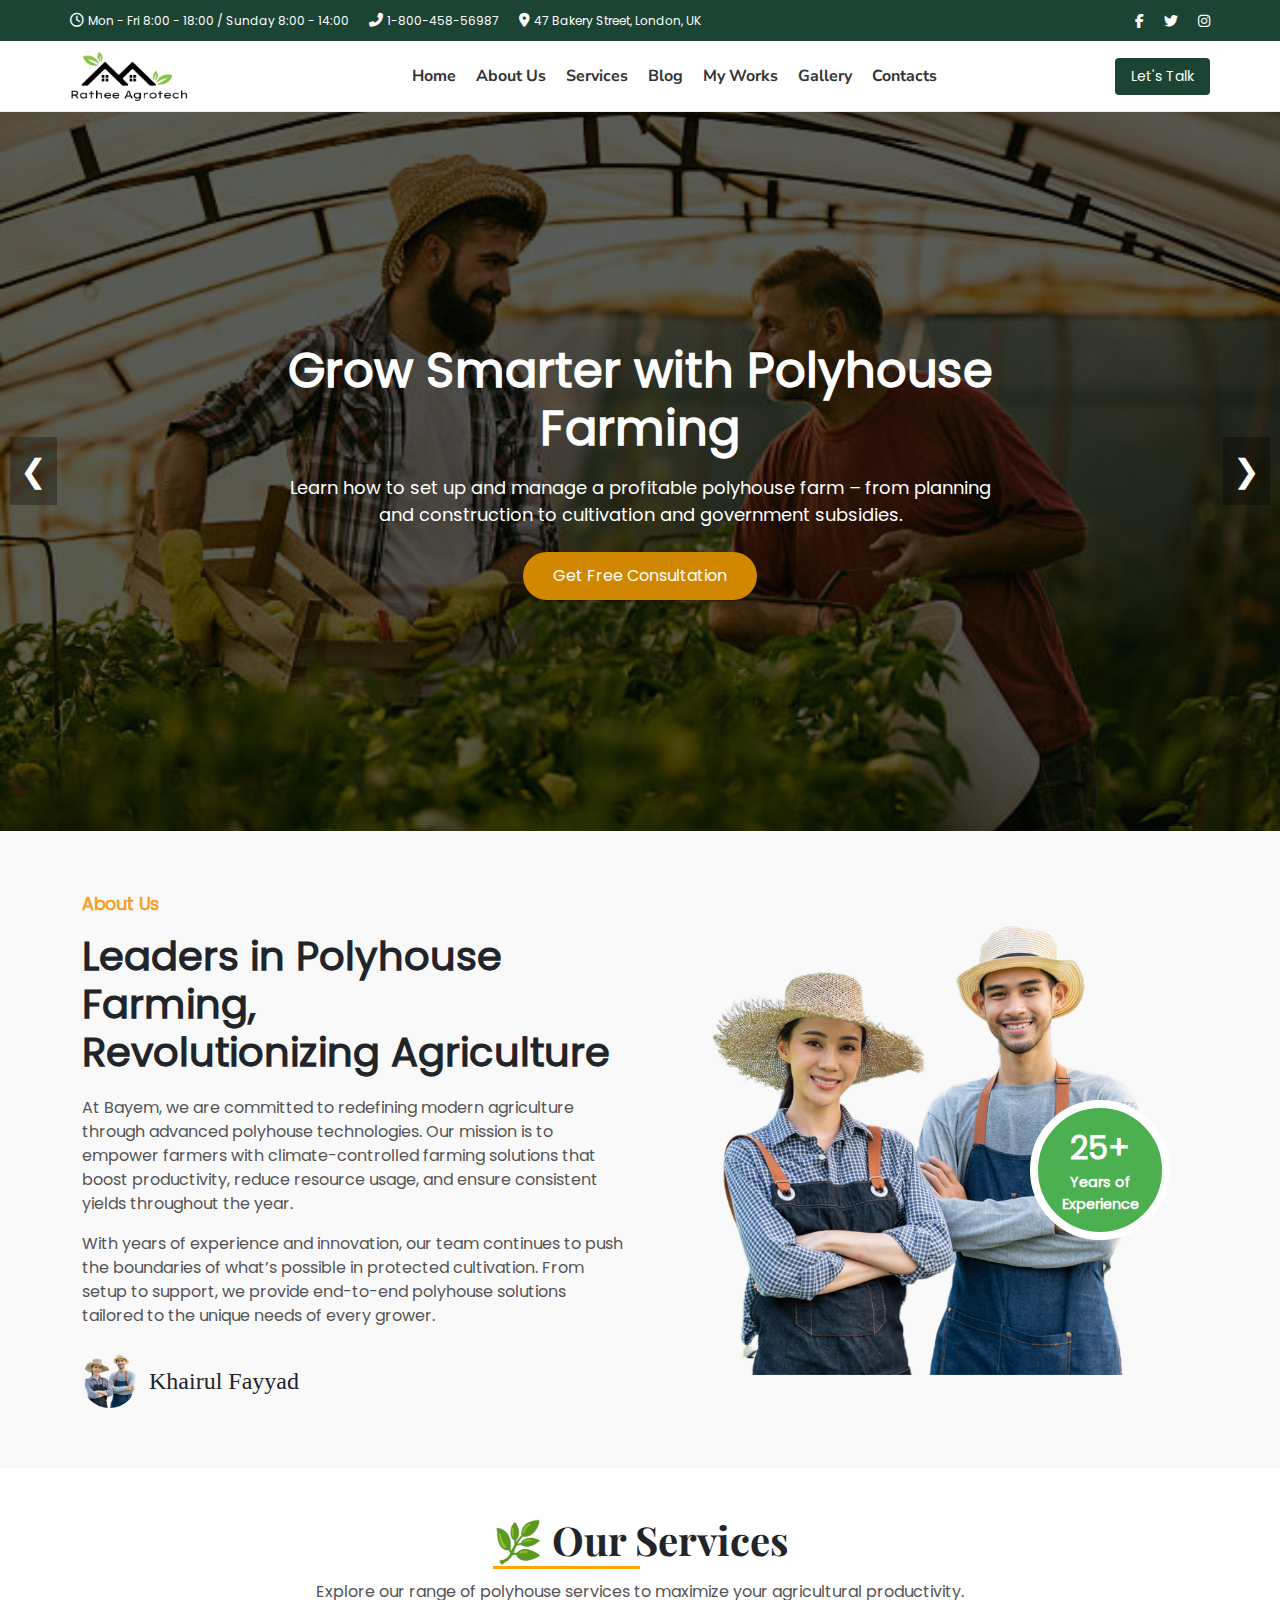
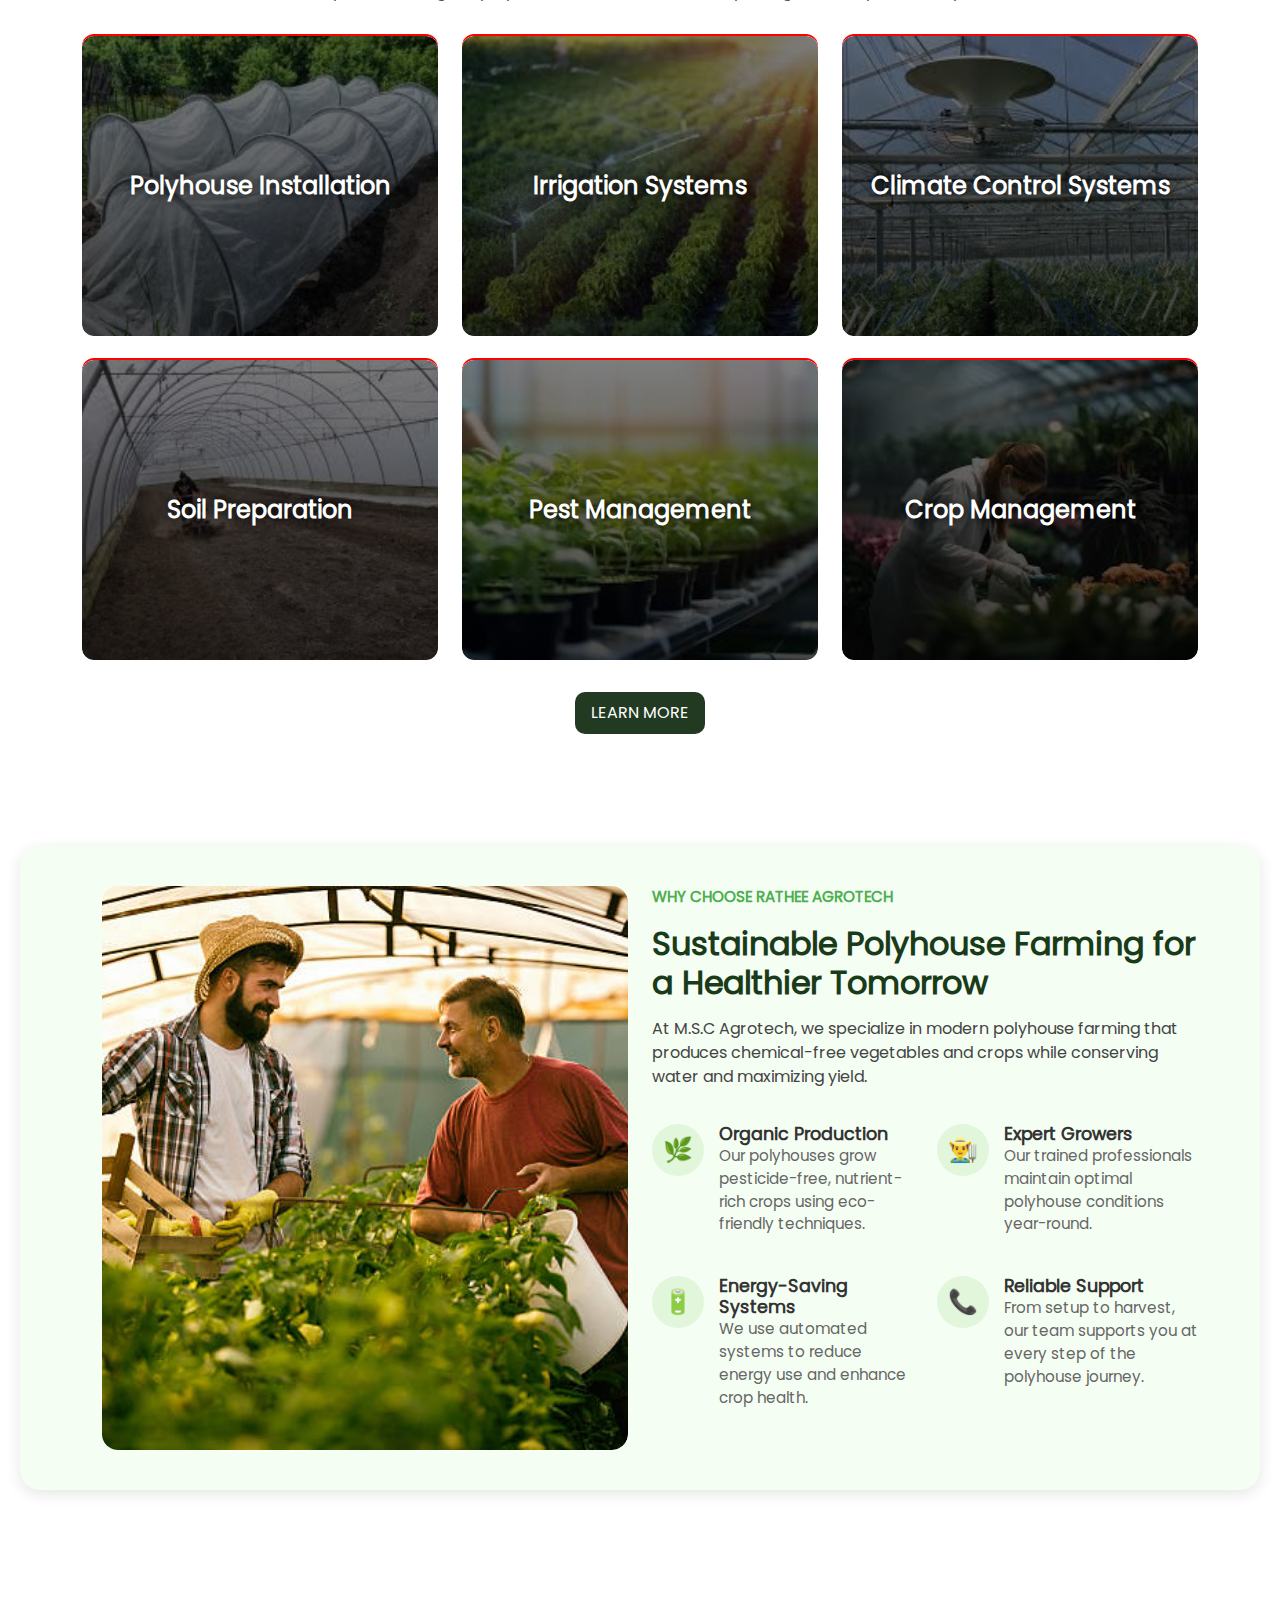
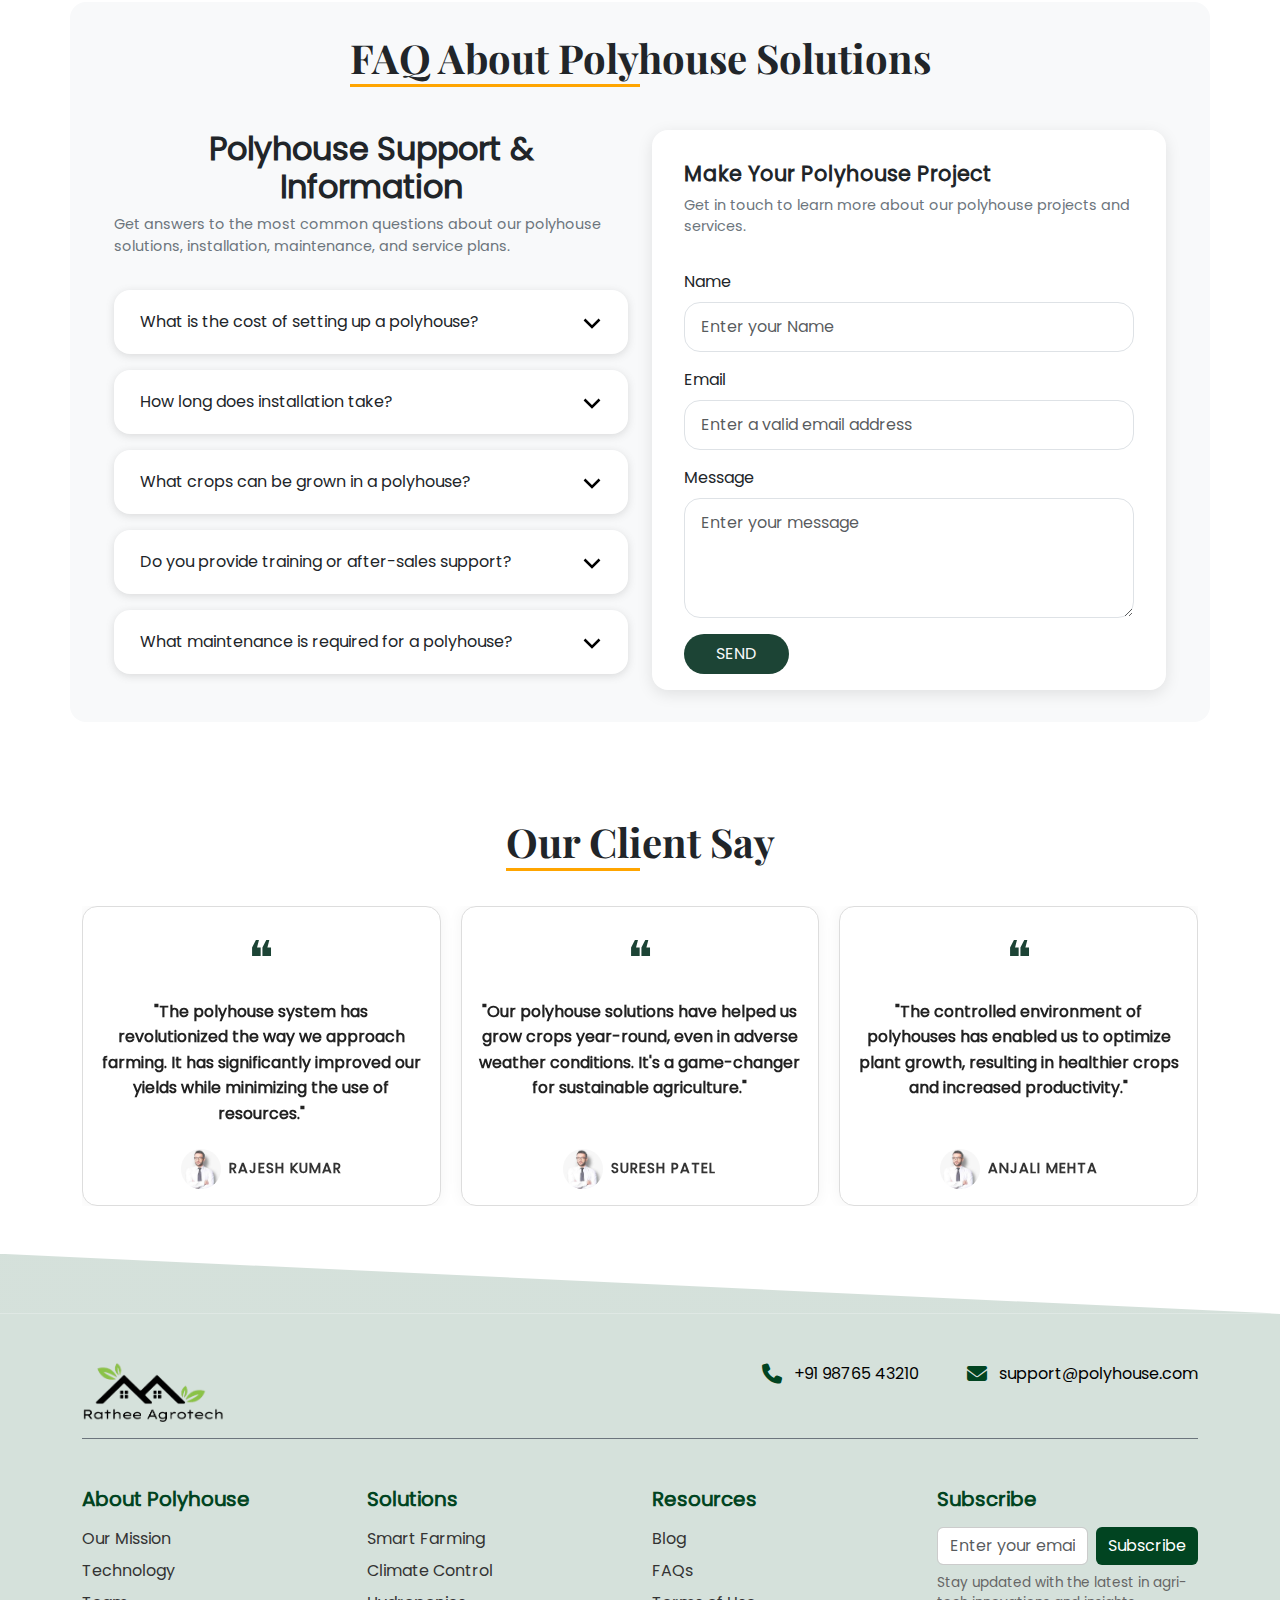
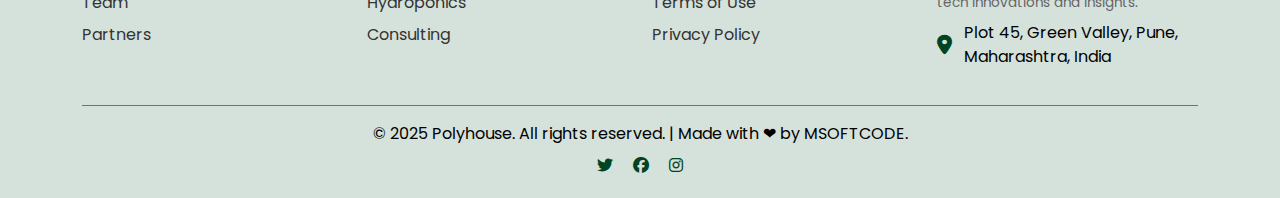
<file: index.html>
<!DOCTYPE html>
<html lang="en">

<head>
  <meta charset="UTF-8" />
  <meta name="viewport" content="width=device-width, initial-scale=1.0" />
  <title>Polyhouse Farming | Modern Farming Coming Soon</title>
  <meta name="description"
    content="Discover the future of farming with our polyhouse techniques. Our website is coming soon with expert guidance, setup tips, and profitable crop insights." />
  <meta name="keywords"
    content="polyhouse farming, greenhouse farming, controlled environment agriculture, polyhouse cultivation, modern farming, organic farming, polyhouse crops, profitable farming, polyhouse farming India" />
  <meta name="author" content="Your Brand or Name" />
  <meta name="robots" content="index, follow" />
  <link rel="canonical" href="https://yourdomain.com/" />
  <link rel="icon" href="/favicon.ico" type="image/x-icon" />
  <link rel="stylesheet" href="./assets/bootstrap-library/bootstrap/css/bootstrap.min.css" />
  <link rel="stylesheet" href="./assets/bootstrap-library/bootstrap/js/bootstrap.min.js">
  <link rel="stylesheet" href="./assets/icons/css/all.min.css">
  <link rel="stylesheet" href="./assets/style/style.css">
  <!-- Owl Carousel CSS -->
  <link rel="stylesheet" href="https://cdn.jsdelivr.net/npm/owl.carousel@2.3.4/dist/assets/owl.carousel.min.css" />
  <link rel="stylesheet" href="https://cdn.jsdelivr.net/npm/owl.carousel@2.3.4/dist/assets/owl.theme.default.min.css" />
</head>

<body>

  <!-- ============================ Header section ======================= -->
  <header>
    <!-- Top Bar -->
    <div class="msc-agrotech-top-header">
      <div class="container msc-top-header-wrapper">
        <div class="msc-agrotech-header-top-bar">
          <div class="msc-agrotech-header-top-left">
            <div><i class="far fa-clock"></i> <span>Mon - Fri 8:00 - 18:00 / Sunday 8:00 - 14:00</span></div>
            <div><i class="fas fa-phone-alt"></i> <span>1-800-458-56987</span></div>
            <div><i class="fas fa-map-marker-alt"></i> <span>47 Bakery Street, London, UK</span></div>
          </div>
          <div class="msc-agrotech-header-top-right">
            <i class="fab fa-facebook-f"></i>
            <i class="fab fa-twitter"></i>
            <i class="fab fa-instagram"></i>
          </div>
        </div>
      </div>
    </div>

    <!-- Main Nav -->
    <div class="msc-agrotech-header-main-nav">
      <div class="container d-flex justify-content-between align-items-center flex-wrap p-0">
        <!-- Hamburger -->
        <div class="msc-mobile-toggle">
          <i class="fas fa-bars" id="msc-toggle-btn"></i>
        </div>
        <!-- Logo -->
        <div class="msc-agrotech-header-logo-wrapper">
          <img src="./assets/img/logo.png" alt="Logo">
        </div>
        <!-- Navigation Links -->
        <nav class="msc-agrotech-header-navbar" id="msc-mobile-menu">
          <ul>
            <li><a href="./index.html" class="active">Home</a></li>
            <li><a href="./about/about-other.html">About Us</a></li>
            <li><a href="./services/serves.html">Services</a></li>
            <li><a href="./Blog/Blog.html">Blog</a></li>
            <li><a href="./myWork/work.html">My Works</a></li>

            <li><a href="./gallery/agotechGal.html">Gallery</a></li>
            <li><a href="./contactus/contact.html">Contacts</a></li>
          </ul>
        </nav>
        <!-- Right Button -->
        <div class="msc-agrotech-header-right-icons">
          <button class="msc-agrotech-header-talk-btn">Let's Talk</button>
        </div>
      </div>
    </div>
  </header>
  <!--=========================== Header section end ========================== -->

  <!-- ===================== Hero section ======================= -->
  <div class="msc-agrotech-carousel">
    <!-- Slide 1 -->
    <div class="msc-agrotech-slide active">
      <div class="msc-agrotech-bg"
        style="background-image: url('./assets/img/bg-i.jpg');background-position: top center;"></div>
      <div class="msc-agrotech-hero-content">
        <h4 class="msc-agrotech-hero-title">Grow Smarter with Polyhouse Farming</h4>
        <p class="msc-agrotech-hero-subtitle">Learn how to set up and manage a profitable polyhouse farm – from planning
          and construction to cultivation and government subsidies.</p>
        <button class="msc-agrotech-hero-btn">Get Free Consultation</button>
      </div>
    </div>

    <!-- Slide 2 -->
    <div class="msc-agrotech-slide">
      <div class="msc-agrotech-bg" style="background-image: url('./assets/img/bg.jpg');"></div>
      <div class="msc-agrotech-hero-content">
        <h4 class="msc-agrotech-hero-title">Maximize Yield with Smart Irrigation</h4>
        <p class="msc-agrotech-hero-subtitle">Discover modern water-saving techniques for polyhouse farming and boost
          your crop productivity.</p>
        <button class="msc-agrotech-hero-btn">Explore Now</button>
      </div>
    </div>

    <!-- Nav Buttons -->
    <button class="msc-agrotech-nav prev" onclick="changeSlide(-1)" tabindex="-1">&#10094;</button>
    <button class="msc-agrotech-nav next" onclick="changeSlide(1)" tabindex="-1">&#10095;</button>
  </div>
  <!-- ===================== Hero section end ======================= -->


  <!-- ====================about us ======================-->
  <!-- Hero section -->
  <section class="msc-agrotech-about-hero-section">
    <div class="container">
      <div class="row align-items-center">
        <!-- Left Text Content -->
        <div class="col-lg-6">
          <div class="msc-agrotech-about-hero-subtitle">About Us</div>
          <h2 class="msc-agrotech-about-hero-title">Leaders in Polyhouse Farming,<br>Revolutionizing Agriculture</h2>
          <p class="msc-agrotech-about-hero-text">
            At Bayem, we are committed to redefining modern agriculture through advanced polyhouse technologies.
            Our mission is to empower farmers with climate-controlled farming solutions that boost productivity,
            reduce resource usage, and ensure consistent yields throughout the year.
          </p>
          <p class="msc-agrotech-about-hero-text">
            With years of experience and innovation, our team continues to push the boundaries of what’s possible
            in protected cultivation. From setup to support, we provide end-to-end polyhouse solutions tailored
            to the unique needs of every grower.
          </p>
          <div class="msc-agrotech-about-hero-author">
            <img src="../assets/img/about1.png" alt="Author">
            <span style="font-family: 'Dancing Script', cursive; font-size: 1.5rem;">Khairul Fayyad</span>
          </div>
        </div>

        <!-- Right Image Content -->
        <div class="col-lg-6 d-flex justify-content-center mt-4 mt-lg-0">
          <div class="msc-agrotech-about-hero-image-container">
            <img src="../assets/img/about1.png" alt="Farmers">
            <div class="msc-agrotech-about-hero-badge">
              25+<br><span>Years of<br>Experience</span>
            </div>
          </div>
        </div>
      </div>
    </div>
  </section>
  <!-- ================about us end ================= -->
  <!-- ==================service=========================== -->
  <div class="container py-5">
    <div style="text-align: center;">
      <h2 class="msc-agrotech-title-heading-all"> 🌿 Our Services</h2>
    </div>

    <p class="msc-agrotech-services-subtitle">
      Explore our range of polyhouse services to maximize your agricultural productivity.
    </p>

    <div class="row g-4">
      <div class="col-12 col-md-6 col-lg-4">
        <div class="msc-agrotech-services-card">
          <img src="./assets/img/ser1.jpg" alt="Polyhouse Installation">
          <div class="msc-agrotech-services-card-title">Polyhouse Installation</div>
          <div class="msc-agrotech-services-card-description">
            Our polyhouse installation service ensures optimal conditions for crop growth by controlling temperature,
            humidity, and sunlight.
          </div>
        </div>
      </div>

      <div class="col-12 col-md-6 col-lg-4">
        <div class="msc-agrotech-services-card">
          <img src="./assets/img/ser2.jpg" alt="Irrigation Systems">
          <div class="msc-agrotech-services-card-title">Irrigation Systems</div>
          <div class="msc-agrotech-services-card-description">
            We design and install efficient irrigation systems to save water and optimize the growth of your crops.
          </div>
        </div>
      </div>

      <div class="col-12 col-md-6 col-lg-4">
        <div class="msc-agrotech-services-card">
          <img src="./assets/img/ser3.jpg" alt="Climate Control Systems">
          <div class="msc-agrotech-services-card-title">Climate Control Systems</div>
          <div class="msc-agrotech-services-card-description">
            Our climate control systems help maintain the perfect environment for year-round crop production.
          </div>
        </div>
      </div>

      <div class="col-12 col-md-6 col-lg-4">
        <div class="msc-agrotech-services-card">
          <img src="./assets/img/ser4.jpg" alt="Soil Preparation">
          <div class="msc-agrotech-services-card-title">Soil Preparation</div>
          <div class="msc-agrotech-services-card-description">
            Our soil preparation service ensures that your soil is fertile and ready for planting.
          </div>
        </div>
      </div>

      <div class="col-12 col-md-6 col-lg-4">
        <div class="msc-agrotech-services-card">
          <img src="./assets/img/ser6.jpg" alt="Pest Management">
          <div class="msc-agrotech-services-card-title">Pest Management</div>
          <div class="msc-agrotech-services-card-description">
            We provide sustainable pest management solutions to protect your crops and ensure healthy growth.
          </div>
        </div>
      </div>

      <div class="col-12 col-md-6 col-lg-4">
        <div class="msc-agrotech-services-card">
          <img src="./assets/img/ser5.jpg" alt="Crop Management">
          <div class="msc-agrotech-services-card-title">Crop Management</div>
          <div class="msc-agrotech-services-card-description">
            Our crop management services help you maximize yields and maintain healthy crops through proper care and
            maintenance.
          </div>
        </div>
      </div>
    </div>

    <div class="msc-agrotech-services-btn">
      <a href="#" class="btn msc-agrotech-services-button">LEARN MORE</a>
    </div>

  </div>
  <!-- ====================services end ================== -->

  <!-- ================= why choose us ====================== -->
  <section class="msc-agrotech-why-choose">
    <div class="msc-agrotech-why-choose-wrapper">
      <div class="container">
        <div class="row d-flex align-items-stretch">
          <!-- Left Image -->
          <div class="col-lg-6 mb-4 mb-lg-0 d-flex">
            <div class="image-wrapper w-100 h-100">
              <img src="./assets/img/bg-i.jpg" alt="Polyhouse Farming - M.S.C Agrotech" class="msc-why-img-left">
            </div>
          </div>

          <!-- Right Content -->
          <div class="col-lg-6 d-flex flex-column justify-content-center">
            <p class="section-subtitle">Why Choose Rathee Agrotech</p>
            <h2 class="section-title">Sustainable Polyhouse Farming for a Healthier Tomorrow</h2>
            <p class="section-description">
              At M.S.C Agrotech, we specialize in modern polyhouse farming that produces chemical-free
              vegetables and crops while conserving water and maximizing yield.
            </p>
            <div class="row">
              <div class="col-sm-6 mb-4">
                <div class="feature-box">
                  <div class="icon"><span class="icon-leaf"></span></div>
                  <div>
                    <h5 class="feature-title">Organic Production</h5>
                    <p class="feature-desc">Our polyhouses grow pesticide-free, nutrient-rich crops
                      using eco-friendly techniques.</p>
                  </div>
                </div>
              </div>
              <div class="col-sm-6 mb-4">
                <div class="feature-box">
                  <div class="icon"><span class="icon-team"></span></div>
                  <div>
                    <h5 class="feature-title">Expert Growers</h5>
                    <p class="feature-desc">Our trained professionals maintain optimal polyhouse
                      conditions year-round.</p>
                  </div>
                </div>
              </div>
              <div class="col-sm-6 mb-4">
                <div class="feature-box">
                  <div class="icon"><span class="icon-energy"></span></div>
                  <div>
                    <h5 class="feature-title">Energy-Saving Systems</h5>
                    <p class="feature-desc">We use automated systems to reduce energy use and
                      enhance crop health.</p>
                  </div>
                </div>
              </div>
              <div class="col-sm-6 mb-4">
                <div class="feature-box">
                  <div class="icon"><span class="icon-support"></span></div>
                  <div>
                    <h5 class="feature-title">Reliable Support</h5>
                    <p class="feature-desc">From setup to harvest, our team supports you at every
                      step of the polyhouse journey.</p>
                  </div>
                </div>
              </div>
            </div>
          </div>
        </div>
      </div>
    </div>

  </section>
  <!-- ================== FAQ SECTION =============== -->
  <div class="container py-5">
    <div class="row polyhouse-faq-equal-height">
      <div style="text-align: center;">
        <h2 class="msc-agrotech-title-heading-all msc-faq">FAQ About Polyhouse Solutions</h2>
      </div>

      <!-- FAQ Section -->
      <div class="col-lg-6 col-12">
        <div class="msc-agrotech-faq-wrapper h-100">
          <h2 class="msc-agrotech-faq-heading">Polyhouse Support & Information</h2>
          <p class="msc-agrotech-faq-subheading">
            Get answers to the most common questions about our polyhouse solutions, installation, maintenance, and
            service plans.
          </p>

          <div class="accordion msc-agrotech-faq" id="faqAccordion">
            <div class="accordion-item">
              <h2 class="accordion-header" id="headingOne">
                <button class="accordion-button collapsed" type="button" data-bs-toggle="collapse"
                  data-bs-target="#collapseOne">
                  What is the cost of setting up a polyhouse?
                </button>
              </h2>
              <div id="collapseOne" class="accordion-collapse collapse" data-bs-parent="#faqAccordion">
                <div class="accordion-body">
                  The cost depends on the size, structure type, and materials used. Contact us for a customized
                  quotation based on your location and requirements.
                </div>
              </div>
            </div>

            <div class="accordion-item">
              <h2 class="accordion-header" id="headingTwo">
                <button class="accordion-button collapsed" type="button" data-bs-toggle="collapse"
                  data-bs-target="#collapseTwo">
                  How long does installation take?
                </button>
              </h2>
              <div id="collapseTwo" class="accordion-collapse collapse" data-bs-parent="#faqAccordion">
                <div class="accordion-body">
                  On average, installation takes 10–15 days depending on the polyhouse type and site conditions.
                </div>
              </div>
            </div>

            <div class="accordion-item">
              <h2 class="accordion-header" id="headingThree">
                <button class="accordion-button collapsed" type="button" data-bs-toggle="collapse"
                  data-bs-target="#collapseThree">
                  What crops can be grown in a polyhouse?
                </button>
              </h2>
              <div id="collapseThree" class="accordion-collapse collapse" data-bs-parent="#faqAccordion">
                <div class="accordion-body">
                  You can grow high-value crops like tomatoes, capsicum, cucumbers, flowers, leafy greens, strawberries,
                  and herbs year-round.
                </div>
              </div>
            </div>

            <div class="accordion-item">
              <h2 class="accordion-header" id="headingFour">
                <button class="accordion-button collapsed" type="button" data-bs-toggle="collapse"
                  data-bs-target="#collapseFour">
                  Do you provide training or after-sales support?
                </button>
              </h2>
              <div id="collapseFour" class="accordion-collapse collapse" data-bs-parent="#faqAccordion">
                <div class="accordion-body">
                  Yes, we offer detailed training sessions, user manuals, and ongoing technical support to ensure
                  successful crop cycles.
                </div>
              </div>
            </div>

            <div class="accordion-item">
              <h2 class="accordion-header" id="headingFive">
                <button class="accordion-button collapsed" type="button" data-bs-toggle="collapse"
                  data-bs-target="#collapseFive">
                  What maintenance is required for a polyhouse?
                </button>
              </h2>
              <div id="collapseFive" class="accordion-collapse collapse" data-bs-parent="#faqAccordion">
                <div class="accordion-body">
                  Regular maintenance includes cleaning the plastic film, checking ventilation systems, and ensuring
                  structural stability, usually on a monthly basis.
                </div>
              </div>
            </div>
          </div>
        </div>
      </div>

      <!-- Contact Form -->
      <div class="col-lg-6 col-12">
        <div class="polyhouse-faq-form-container">
          <h2 class="polyhouse-faq-form-title">Make Your Polyhouse Project</h2>
          <p class="msc-agrotech-faq-subheading">Get in touch to learn more about our polyhouse projects and services.
          </p>

          <form class="polyhouse-faq-form">
            <div class="mb-3">
              <label for="name" class="form-label">Name</label>
              <input type="text" class="form-control" id="name" placeholder="Enter your Name" required />
            </div>
            <div class="mb-3">
              <label for="email" class="form-label">Email</label>
              <input type="email" class="form-control" id="email" placeholder="Enter a valid email address" required />
            </div>
            <div class="mb-3">
              <label for="message" class="form-label">Message</label>
              <textarea class="form-control" id="message" rows="4" placeholder="Enter your message" required></textarea>
            </div>
            <button type="submit">SEND</button>
          </form>
        </div>
      </div>

    </div>
  </div>

  <!-- ================ FAQ SECTION END ================= -->
  <!-- ======================== TESMONIAL SECTION ======================-->
  <div class="container py-5">
    <div style="text-align: center;">
      <h2 class="msc-agrotech-title-heading-all">Our Client Say</h2>
    </div>
    <div class="owl-carousel owl-theme mt-4">
      <!-- Card 1 -->
      <div class="msc-agrotech-tesmonilal-card">
        <div class="msc-agrotech-tesmonilal-quote mb-1">❝</div>
        <p class="msc-agrotech-tesmonilal-text fw-bold">
          "The polyhouse system has revolutionized the way we approach farming. It has significantly improved our yields
          while minimizing the use of resources."
        </p>
        <div class="msc-agrotech-client-info d-flex align-items-center gap-2">
          <div class="msc-client-wrpper-img">
            <img src="./assets/img/cli1.jpg" alt="Rajesh Kumar" class="msc-agrotech-client-img" />

          </div>

          <p class="msc-agrotech-tesmonilal-author text-uppercase fw-bold mb-0">Rajesh Kumar</p>
        </div>
      </div>

      <!-- Card 2 -->
      <div class="msc-agrotech-tesmonilal-card">
        <div class="msc-agrotech-tesmonilal-quote mb-1">❝</div>
        <p class="msc-agrotech-tesmonilal-text fw-bold">
          "Our polyhouse solutions have helped us grow crops year-round, even in adverse weather conditions. It's a
          game-changer for sustainable agriculture."
        </p>
        <div class="msc-agrotech-client-info d-flex align-items-center gap-2">
          <div class="msc-client-wrpper-img">
            <img src="./assets/img/cli1.jpg" alt="Suresh Patel" class="msc-agrotech-client-img" />

          </div>

          <p class="msc-agrotech-tesmonilal-author text-uppercase fw-bold mb-0">Suresh Patel</p>
        </div>
      </div>

      <!-- Card 3 -->
      <div class="msc-agrotech-tesmonilal-card">
        <div class="msc-agrotech-tesmonilal-quote mb-1">❝</div>
        <p class="msc-agrotech-tesmonilal-text fw-bold">
          "The controlled environment of polyhouses has enabled us to optimize plant growth, resulting in healthier
          crops and increased productivity."
        </p>
        <div class="msc-agrotech-client-info d-flex align-items-center gap-2">
          <div class="msc-client-wrpper-img">
            <img src="./assets/img/cli1.jpg" alt="Anjali Mehta" class="msc-agrotech-client-img" />

          </div>
          <p class="msc-agrotech-tesmonilal-author text-uppercase fw-bold mb-0">Anjali Mehta</p>
        </div>
      </div>

      <!-- Card 4 -->
      <div class="msc-agrotech-tesmonilal-card">
        <div class="msc-agrotech-tesmonilal-quote mb-1">❝</div>
        <p class="msc-agrotech-tesmonilal-text fw-bold">
          "Polyhouses have allowed us to expand our farming business and grow a wider variety of crops with consistent
          quality throughout the year."
        </p>
        <div class="msc-agrotech-client-info d-flex align-items-center gap-2">
          <div class="msc-client-wrpper-img">
            <img src="./assets/img/cli1.jpg" alt="Vikram Singh" class="msc-agrotech-client-img" />

          </div>
          <p class="msc-agrotech-tesmonilal-author text-uppercase fw-bold mb-0">Vikram Singh</p>
        </div>
      </div>
    </div>
  </div>

  <!-- ===================TESMONILA SECTION END ====================== -->

  <!-- =======================footer section start =================== -->


<!-- Decorative Divider End -->

  <div class="triangle"></div>
  <footer class="msc-agrotech-footer pt-5 ">
    <div class="container">
      <!-- Contact Info -->
      <div class="row">
        <div class="msc-agrotech-footer-contact"></div>
        <div class="col-md-3 mb-3 msc-agrotech-footer__logo">
          <div class="d-flex justify-content-start align-items-start">
            <img src="./assets/img/tran-bg.png" alt="Polyhouse Logo">
          </div>
        </div>

        <div class="col-md-9 mb-3">
          <div class="msc-footer-conteact-deisng">
            <div class="msc-agrotech-footer__contact-item">
              <i class="fas fa-phone fs-5"></i>
              <span>+91 98765 43210</span>
            </div>
            <div class="msc-agrotech-footer__contact-item">
              <i class="fas fa-envelope fs-5"></i>
              <span>support@polyhouse.com</span>
            </div>
          </div>
        </div>

      </div>
<!-- border -->
 <div class="border-top border-secondary p-4"></div>

      <!-- Links Section -->
      <div class="row text-md-start text-start ">
        <div class="col-md-3 mb-3">
          <h5>About Polyhouse</h5>
          <ul class="list-unstyled">
            <li><a href="#" class="msc-agrotech-footer__link">Our Mission</a></li>
            <li><a href="#" class="msc-agrotech-footer__link">Technology</a></li>
            <li><a href="#" class="msc-agrotech-footer__link">Team</a></li>
            <li><a href="#" class="msc-agrotech-footer__link">Partners</a></li>
          </ul>
        </div>
        <div class="col-md-3 mb-3">
          <h5>Solutions</h5>
          <ul class="list-unstyled">
            <li><a href="#" class="msc-agrotech-footer__link">Smart Farming</a></li>
            <li><a href="#" class="msc-agrotech-footer__link">Climate Control</a></li>
            <li><a href="#" class="msc-agrotech-footer__link">Hydroponics</a></li>
            <li><a href="#" class="msc-agrotech-footer__link">Consulting</a></li>
          </ul>
        </div>
        <div class="col-md-3 mb-3">
          <h5>Resources</h5>
          <ul class="list-unstyled">
            <li><a href="#" class="msc-agrotech-footer__link">Blog</a></li>
            <li><a href="#" class="msc-agrotech-footer__link">FAQs</a></li>
            <li><a href="#" class="msc-agrotech-footer__link">Terms of Use</a></li>
            <li><a href="#" class="msc-agrotech-footer__link">Privacy Policy</a></li>
          </ul>
        </div>
        <div class="col-md-3 mb-3">
          <h5>Subscribe</h5>
          <form class="msc-agrotech-footer__subscribe-form">
            <input type="email" class="form-control" placeholder="Enter your email" />
            <button class="btn btn-primary">Subscribe</button>
          </form>
          <small class="d-block mt-2">Stay updated with the latest in agri-tech innovations and insights.</small>
          <div class="msc-agrotech-footer__contact-item mt-2">
            <i class="fas fa-map-marker-alt fs-5"></i>
            <span>Plot 45, Green Valley, Pune, Maharashtra, India</span>
          </div>
        </div>
      </div>

      <!-- Bottom Text -->
      <div class="text-center mt-1 pt-3 border-top border-secondary">
        <p class="mb-0">© 2025 Polyhouse. All rights reserved. | Made with ❤ by MSOFTCODE.</p>
        <div class="mt-2">
          <a href="#"><i class="fab fa-twitter me-3"></i></a>
          <a href="#"><i class="fab fa-facebook me-3"></i></a>
          <a href="#"><i class="fab fa-instagram"></i></a>
        </div>
      </div>
    </div>
  </footer>
  <!-- =================footer section end ==================== -->

  <!-- ================all js file -->
  <script>
    const toggleBtn = document.getElementById('msc-toggle-btn');
    const navMenu = document.getElementById('msc-mobile-menu');

    toggleBtn.addEventListener('click', function () {
      if (navMenu.classList.contains('open')) {
        navMenu.style.transition = 'max-height 0.5s ease-in-out, opacity 0.5s ease-in-out';
      } else {
        navMenu.style.transition = 'max-height 0.5s ease-in-out, opacity 0.5s ease-in-out';
      }
      navMenu.classList.toggle('open');
    });
  </script>
  <!-- nav active link -->
  <script>
    const navLinks = document.querySelectorAll(".msc-agrotech-header-navbar ul li a");

    // Function to remove active class from all links
    function removeActiveClass() {
      navLinks.forEach(link => link.classList.remove("active"));
    }

    // Adding event listeners for each link
    navLinks.forEach(link => {
      link.addEventListener("click", function () {
        // Remove active class from all links
        removeActiveClass();

        // Add active class to clicked link
        link.classList.add("active");
      });
    });
  </script>
  <!-- crousel scrpt -->
  <script>
    let currentIndex = 0;
    const slides = document.querySelectorAll(".msc-agrotech-slide");

    function showSlide(index) {
      slides.forEach(slide => slide.classList.remove("active"));
      slides[index].classList.add("active");
    }

    function changeSlide(dir) {
      currentIndex = (currentIndex + dir + slides.length) % slides.length;
      showSlide(currentIndex);
    }

    // Auto-slide every 4s
    setInterval(() => {
      changeSlide(1);
    }, 4000);

    // Prevent nav button focus flash
    document.querySelectorAll('.msc-agrotech-nav').forEach(btn => {
      btn.addEventListener('mousedown', e => e.preventDefault());
    });
  </script>

  <!-- FAQ SECTION SCRIPT -->
  <script>
    const accordionItems = document.querySelectorAll(".msc-agrotech-faq .accordion-item");

    accordionItems.forEach(item => {
      const collapseEl = item.querySelector(".accordion-collapse");

      collapseEl.addEventListener("show.bs.collapse", () => {
        item.classList.add("green-border");
      });

      collapseEl.addEventListener("hide.bs.collapse", () => {
        item.classList.remove("green-border");
      });
    });
  </script>


  <script src="https://cdn.jsdelivr.net/npm/bootstrap@5.3.3/dist/js/bootstrap.bundle.min.js"></script>

  <!-- Owl Carousel JS (should be placed before closing -->
  <!-- jQuery -->
  <script src="https://code.jquery.com/jquery-3.6.0.min.js"></script>

  <!-- Owl Carousel JS -->
  <script src="https://cdn.jsdelivr.net/npm/owl.carousel@2.3.4/dist/owl.carousel.min.js"></script>
  <script>
    $(document).ready(function () {
      $(".owl-carousel").owlCarousel({
        loop: true,
        margin: 20,
        nav: false,   // Removed nav buttons
        dots: false,
        autoplay: true,   // Auto play
        autoplayTimeout: 5000,  // Time between slides (5 seconds)
        smartSpeed: 600,
        slideBy: 1,
        responsive: {
          0: {
            items: 1
          },
          768: {
            items: 2
          },
          992: {
            items: 3
          }
        }
      });
    });
  </script>


</body>

</html>
</file>
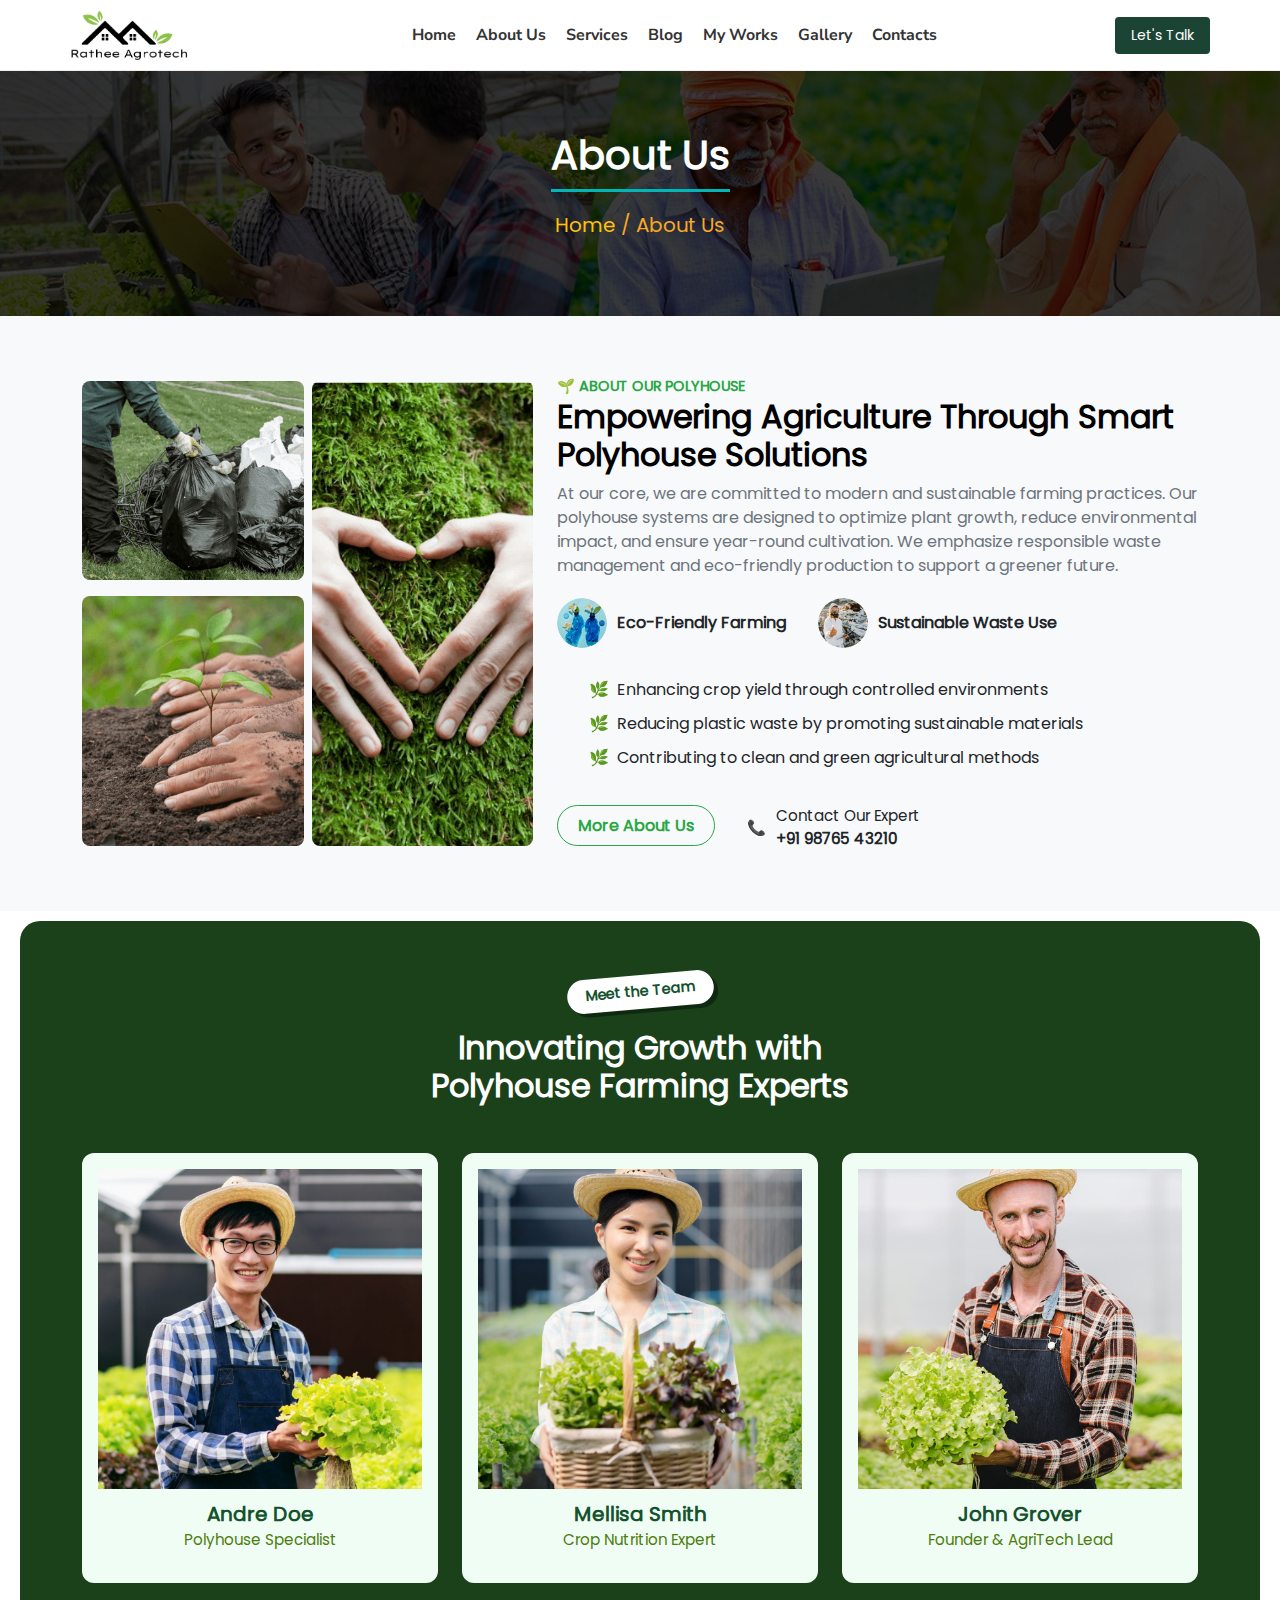
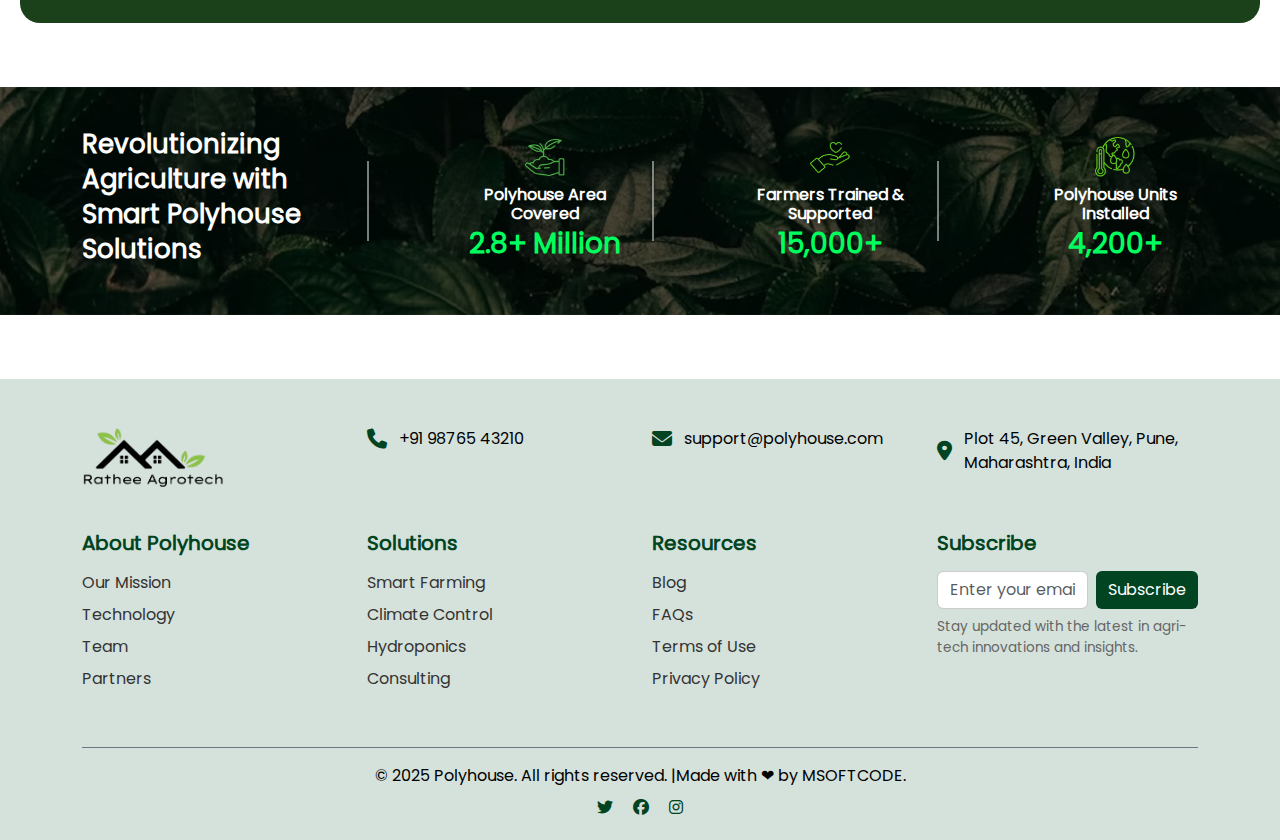
<file: other/index.html>
<!DOCTYPE html>
<html lang="en">

<head>
  <meta charset="UTF-8">
  <meta name="viewport" content="width=device-width, initial-scale=1">
  <title>Bayem - About Us</title>
  <link rel="stylesheet" href="../assets/style/style.css">
  <link rel="stylesheet" href="../assets/icons/css/all.min.css">
  <link rel="stylesheet" href="../assets/style/style.css">
  <link rel="stylesheet" href="../assets/bootstrap-library/bootstrap/css/bootstrap.min.css" />
  <link rel="stylesheet" href="../assets/bootstrap-library/bootstrap/js/bootstrap.min.js">
</head>

<body>

  <!-- Navbar -->
  <div class="msc-agrotech-header-main-nav">
    <div class="container d-flex justify-content-between align-items-center flex-wrap p-0">
      <!-- Hamburger -->
      <div class="msc-mobile-toggle">
        <i class="fas fa-bars" id="msc-toggle-btn"></i>
      </div>
      <!-- Logo -->
      <div class="msc-agrotech-header-logo-wrapper">
        <img src="../assets/img/logo.png" alt="Logo">
      </div>
      <!-- Navigation Links -->
      <nav class="msc-agrotech-header-navbar" id="msc-mobile-menu">
        <ul>
          <li><a href="../index.html" class="active">Home</a></li>
          <li><a href="../about/about-other.html">About Us</a></li>
          <li><a href="../services/serves.html">Services</a></li>
          <li><a href="../Blog/Blog.html">Blog</a></li>
                              <li><a href="../myWork/work.html">My Works</a></li>

          <li><a href="../gallery/agotechGal.html">Gallery</a></li>
          <li><a href="../contactus/contact.html">Contacts</a></li>
        </ul>
      </nav>
      <!-- Right Button -->
      <div class="msc-agrotech-header-right-icons">
        <button class="msc-agrotech-header-talk-btn">Let's Talk</button>
      </div>
    </div>
  </div>

  <!-- banner Section -->
  <section class="msc-agrotech-about-banner">
    <div class="msc-agrotech-about-overlay">
      <h1 class="msc-agrotech-about-title">About Us</h1>
      <p class="msc-agrotech-about-breadcrumb">
        <a href="../index.html" class="text-warning text-decoration-none">Home</a> / About Us
      </p>
    </div>
  </section>

 

  <!-- other hero section -->
  <section class="msc-agrotech-other-hero-section">
    <div class="container">
      <div class="row g-4 align-items-center">
        <!-- Images Left -->
        <div class="col-lg-5">
          <div class="row g-2">
            <!-- Column 1: Two vertical images -->
            <div class="col-6 d-flex flex-column justify-content-between">
              <div class="msc-agrotech-other-hero-img mb-2">
                <img src="../assets/img/about-inner-3.png" alt="Planting Trees" />
              </div>
              <div class="msc-agrotech-other-hero-img mt-2">
                <img src="../assets/img/about-inner-2.png" alt="Hands on Soil" />
              </div>
            </div>

            <!-- Column 2: One image spanning full height -->
            <div class="col-6">
              <div class="msc-agrotech-other-hero-img h-100">
                <img src="../assets/img/about-inner-1.png" alt="Garbage Collection"
                  style="height: 100%; object-fit: cover;" />
              </div>
            </div>
          </div>
        </div>

        <!-- Content Right -->
        <div class="col-lg-7 msc-agrotec-left-other-hero">
          <div class="msc-agrotech-other-hero-badge">🌱 ABOUT OUR POLYHOUSE</div>
          <h2 class="msc-agrotech-other-hero-title">Empowering Agriculture Through Smart Polyhouse Solutions</h2>
          <p class="msc-agrotech-other-hero-description">
            At our core, we are committed to modern and sustainable farming practices. Our polyhouse systems
            are designed to optimize plant growth, reduce environmental impact, and ensure year-round cultivation.
            We emphasize responsible waste management and eco-friendly production to support a greener future.
          </p>

          <div class="msc-agrotech-other-hero-info">
            <div class="msc-agrotech-other-hero-feature">
              <img src="../assets/img/about-info1.png" alt="Recycle Icon" />
              <strong>Eco-Friendly Farming</strong>
            </div>

            <div class="msc-agrotech-other-hero-feature">
              <img src="../assets/img/about-info2.png" alt="Waste Icon" />
              <strong>Sustainable Waste Use</strong>
            </div>
          </div>

          <ul class="msc-agrotech-other-hero-list">
            <li>Enhancing crop yield through controlled environments</li>
            <li>Reducing plastic waste by promoting sustainable materials</li>
            <li>Contributing to clean and green agricultural methods</li>
          </ul>

          <div class="msc-agrotec-contect-info">
            <div class="agrotech-btn">
              <a href="#" class="msc-agrotech-other-hero-btn">More About Us</a>
            </div>
            <div class="msc-agrotech-other-hero-contact">
              📞
              <div>
                Contact Our Expert<br /><strong>+91 98765 43210</strong>
              </div>
            </div>
          </div>
        </div>
      </div>
    </div>
  </section>

  <!-- ==============Meat team================= -->
  <!-- Section: Team Members -->
  <section class="msc-agrotech-our-team-main-section">
    <div class="msc-agrotech-our-team-wrapper">
      <div class="container">
        <div class="msc-heading">
          <span class="msc-agrotech-our-team-badge">Meet the Team</span>
          <h2 class="msc-agrotech-our-team-title">
            Innovating Growth with<br>
            Polyhouse Farming Experts
          </h2>
        </div>
        <div class="row g-4 justify-content-center">

          <!-- Team Member 1 -->
          <div class="col-md-6 col-lg-4">
            <div class="msc-agrotech-our-team-card p-3">
              <img src="../assets/img/team1.jpg" alt="Andre Doe" class="msc-agrotech-our-team-img">
              <div class="msc-agrotech-our-team-name">Andre Doe</div>
              <div class="msc-agrotech-our-team-role">Polyhouse Specialist</div>
            </div>
          </div>

          <!-- Team Member 2 -->
          <div class="col-md-6 col-lg-4">
            <div class="msc-agrotech-our-team-card p-3">
              <img src="../assets/img/team2.jpg" alt="Mellisa Smith" class="msc-agrotech-our-team-img">
              <div class="msc-agrotech-our-team-name">Mellisa Smith</div>
              <div class="msc-agrotech-our-team-role">Crop Nutrition Expert</div>
            </div>
          </div>

          <!-- Team Member 3 -->
          <div class="col-md-6 col-lg-4">
            <div class="msc-agrotech-our-team-card p-3">
              <img src="../assets/img/team3.jpg" alt="John Grover" class="msc-agrotech-our-team-img">
              <div class="msc-agrotech-our-team-name">John Grover</div>
              <div class="msc-agrotech-our-team-role">Founder & AgriTech Lead</div>
            </div>
          </div>

        </div>
      </div>
    </div>

  </section>


  <!-- ===================achivent  -->
  <section class="msc-agrotech-achivent-section">
    <div class="container">
      <div class="row align-items-center text-center text-lg-start gy-4">
        <div class="col-12 col-lg-3">
          <h2 class="msc-agrotech-achivent-heading">
            Revolutionizing Agriculture with<br>Smart Polyhouse Solutions
          </h2>
        </div>

        <div class="d-none d-lg-block col-lg-1">
          <div class="msc-agrotech-achivent-divider"></div>
        </div>

        <div class="col-12 col-sm-4 col-lg-2">
          <div class="msc-agrotech-achivent-icon mb-2">
            <img src="../assets/img/achieve1.png" alt="Polyhouse Coverage" />
          </div>
          <div class="msc-agrotech-achivent-subheading">Polyhouse Area Covered</div>
          <div class="msc-agrotech-achivent-number">2.8+ Million</div>
        </div>

        <div class="d-none d-lg-block col-lg-1">
          <div class="msc-agrotech-achivent-divider"></div>
        </div>

        <div class="col-12 col-sm-4 col-lg-2">
          <div class="msc-agrotech-achivent-icon mb-2">
            <img src="../assets/img/achieve2.png" alt="Farmers Trained" />
          </div>
          <div class="msc-agrotech-achivent-subheading">Farmers Trained & Supported</div>
          <div class="msc-agrotech-achivent-number">15,000+</div>
        </div>

        <div class="d-none d-lg-block col-lg-1">
          <div class="msc-agrotech-achivent-divider"></div>
        </div>

        <div class="col-12 col-sm-4 col-lg-2">
          <div class="msc-agrotech-achivent-icon mb-2">
            <img src="../assets/img/achieve3.png" alt="Polyhouse Units" />
          </div>
          <div class="msc-agrotech-achivent-subheading">Polyhouse Units Installed</div>
          <div class="msc-agrotech-achivent-number">4,200+</div>
        </div>
      </div>
    </div>
  </section>

  <!-- =======================footer section start =================== -->
  <footer class="msc-agrotech-footer pt-5">
    <div class="container">

      <!-- Contact Info -->
      <div class="row  mb-4">
        <div class="msc-agrotech-footer-contact"></div>
        <div class="col-md-3 mb-3 msc-agrotech-footer__logo">
          <div class="d-flex justify-content-start align-items-start">
            <img src="../assets/img/tran-bg.png" alt="Polyhouse Logo">
          </div>
        </div>
        <div class="col-md-3 mb-3">
          <div class="msc-agrotech-footer__contact-item">
            <i class="fas fa-phone fs-5"></i>
            <span>+91 98765 43210</span>
          </div>
        </div>
        <div class="col-md-3 mb-3">
          <div class="msc-agrotech-footer__contact-item">
            <i class="fas fa-envelope fs-5"></i>
            <span>support@polyhouse.com</span>
          </div>
        </div>
        <div class="col-md-3 mb-3">
          <div class="msc-agrotech-footer__contact-item">
            <i class="fas fa-map-marker-alt fs-5"></i>
            <span>Plot 45, Green Valley, Pune, Maharashtra, India</span>
          </div>
        </div>
      </div>

      <!-- Links Section -->
      <div class="row text-md-start text-start">
        <div class="col-md-3 mb-3">
          <h5>About Polyhouse</h5>
          <ul class="list-unstyled">
            <li><a href="#" class="msc-agrotech-footer__link">Our Mission</a></li>
            <li><a href="#" class="msc-agrotech-footer__link">Technology</a></li>
            <li><a href="#" class="msc-agrotech-footer__link">Team</a></li>
            <li><a href="#" class="msc-agrotech-footer__link">Partners</a></li>
          </ul>
        </div>
        <div class="col-md-3 mb-3">
          <h5>Solutions</h5>
          <ul class="list-unstyled">
            <li><a href="#" class="msc-agrotech-footer__link">Smart Farming</a></li>
            <li><a href="#" class="msc-agrotech-footer__link">Climate Control</a></li>
            <li><a href="#" class="msc-agrotech-footer__link">Hydroponics</a></li>
            <li><a href="#" class="msc-agrotech-footer__link">Consulting</a></li>
          </ul>
        </div>
        <div class="col-md-3 mb-3">
          <h5>Resources</h5>
          <ul class="list-unstyled">
            <li><a href="#" class="msc-agrotech-footer__link">Blog</a></li>
            <li><a href="#" class="msc-agrotech-footer__link">FAQs</a></li>
            <li><a href="#" class="msc-agrotech-footer__link">Terms of Use</a></li>
            <li><a href="#" class="msc-agrotech-footer__link">Privacy Policy</a></li>
          </ul>
        </div>
        <div class="col-md-3 mb-3">
          <h5>Subscribe</h5>
          <form class="msc-agrotech-footer__subscribe-form">
            <input type="email" class="form-control" placeholder="Enter your email" />
            <button class="btn btn-primary">Subscribe</button>
          </form>
          <small class="d-block mt-2">Stay updated with the latest in agri-tech innovations and insights.</small>
        </div>
      </div>

      <!-- Bottom Text -->
      <div class="text-center mt-4 pt-3 border-top border-secondary">
        <p class="mb-0">© 2025 Polyhouse. All rights reserved. |Made with ❤ by MSOFTCODE.</p>
        <div class="mt-2">
          <a href="#"><i class="fab fa-twitter me-3"></i></a>
          <a href="#"><i class="fab fa-facebook me-3"></i></a>
          <a href="#"><i class="fab fa-instagram"></i></a>
        </div>
      </div>
    </div>
  </footer>
  <!-- =================footer section end ==================== -->



<script src="../assets/script/script.js"></script>

  <script src="https://cdn.jsdelivr.net/npm/bootstrap@5.3.3/dist/js/bootstrap.bundle.min.js"></script>
</body>

</html>
</file>
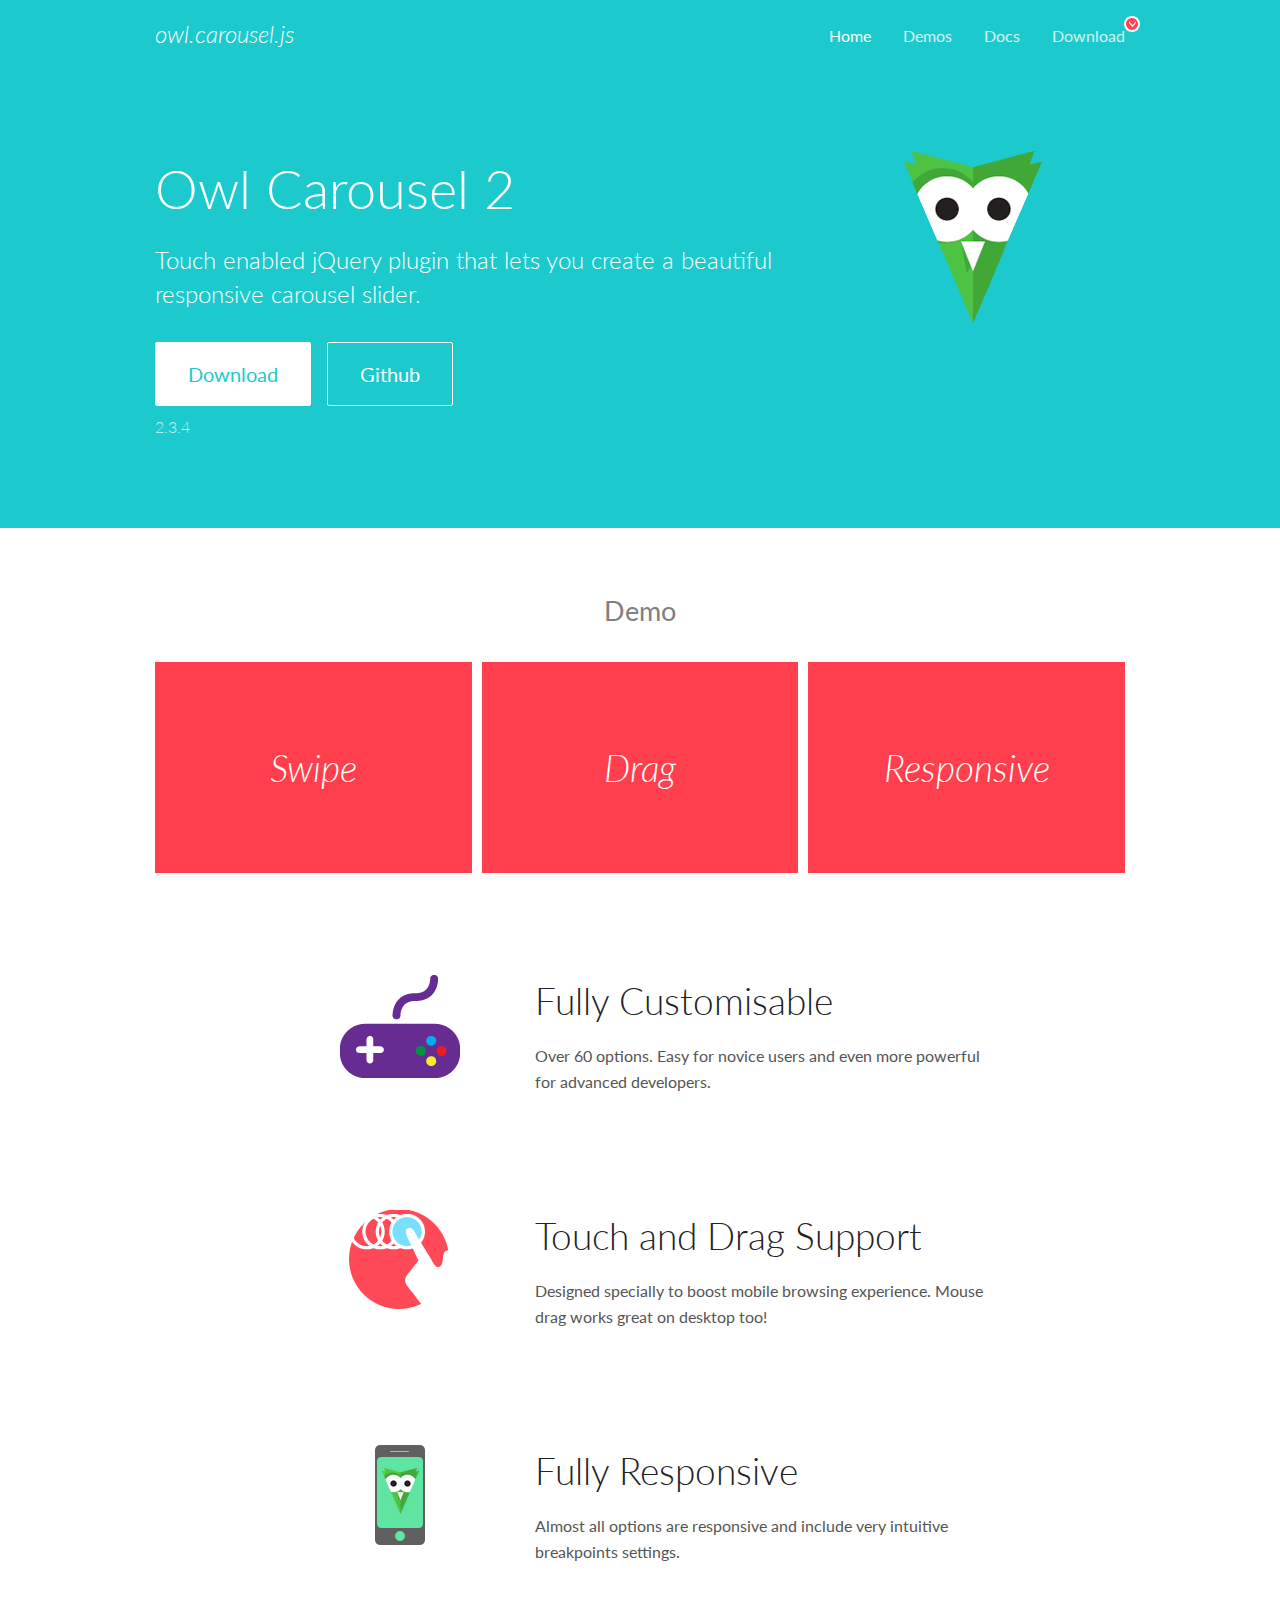
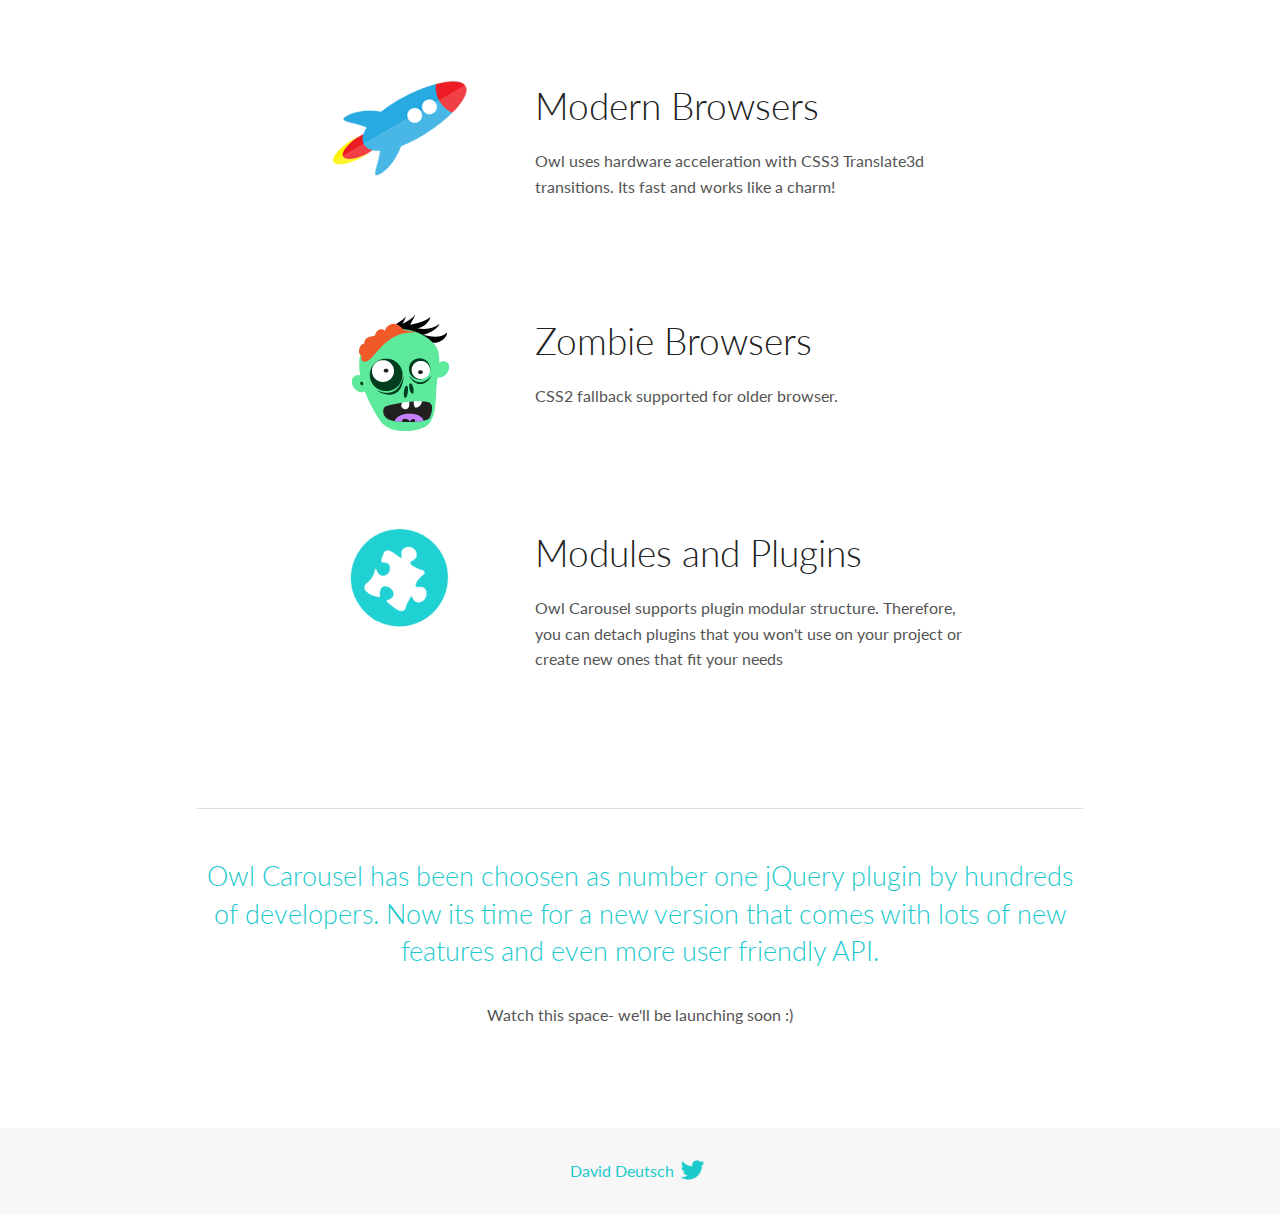
<file: assets/crowselfile/OwlCarousel2-2.3.4/docs/index.html>
<!DOCTYPE html>
<html lang="en">
  <head>

    <!-- head -->
    <meta charset="utf-8">
    <meta name="msapplication-tap-highlight" content="no" />
    <meta name="viewport" content="width=device-width, initial-scale=1.0" />
    <meta name="description" content="Touch enabled jQuery plugin that lets you create beautiful responsive carousel slider.">
    <meta name="author" content="David Deutsch">
    <title>
      Home | Owl Carousel | 2.3.4
    </title>

    <!-- Stylesheets -->
    <link href='https://fonts.googleapis.com/css?family=Lato:300,400,700,400italic,300italic' rel='stylesheet' type='text/css'>
    <link rel="stylesheet" href="assets/css/docs.theme.min.css">

    <!-- Owl Stylesheets -->
    <link rel="stylesheet" href="assets/owlcarousel/assets/owl.carousel.min.css">
    <link rel="stylesheet" href="assets/owlcarousel/assets/owl.theme.default.min.css">

    <!-- HTML5 shim and Respond.js IE8 support of HTML5 elements and media queries -->

    <!--[if lt IE 9]>
      <script src="https://oss.maxcdn.com/libs/html5shiv/3.7.0/html5shiv.js"></script>
      <script src="https://oss.maxcdn.com/libs/respond.js/1.3.0/respond.min.js"></script>
    <![endif]-->

    <!-- Favicons -->
    <link rel="apple-touch-icon-precomposed" sizes="144x144" href="assets/ico/apple-touch-icon-144-precomposed.png">
    <link rel="shortcut icon" href="assets/ico/favicon.png">
    <link rel="shortcut icon" href="favicon.ico">

    <!-- Yeah i know js should not be in header. Its required for demos.-->

    <!-- javascript -->
    <script src="assets/vendors/jquery.min.js"></script>
    <script src="assets/owlcarousel/owl.carousel.js"></script>
  </head>
  <body>

    <!-- header -->
    <header class="header">
      <div class="row">
        <div class="large-12 columns">
          <div class="brand left">
            <h3>
              <a href="/OwlCarousel2/">owl.carousel.js</a> 
            </h3>
          </div>
          <a id="toggle-nav" class="right">
            <span></span> <span></span> <span></span> 
          </a> 
          <div class="nav-bar">
            <ul class="clearfix">
              <li class="active">
                <a href="/OwlCarousel2/index.html">Home</a> 
              </li>
              <li> <a href="/OwlCarousel2/demos/demos.html">Demos</a>  </li>
              <li> <a href="/OwlCarousel2/docs/started-welcome.html">Docs</a>  </li>
              <li>
                <a href="https://github.com/OwlCarousel2/OwlCarousel2/archive/2.3.4.zip">Download</a> 
                <span class="download"></span> 
              </li>
            </ul>
          </div>
        </div>
      </div>
    </header>

    <!-- home panel -->
    <section id="hero">
      <div class="row">
        <div class="large-8 medium-8 columns">
          <h1>Owl Carousel 2</h1>
          <h4>Touch enabled jQuery plugin that lets you create a beautiful responsive carousel slider.</h4>
          <a href="https://github.com/OwlCarousel2/OwlCarousel2/archive/2.3.4.zip" class="hero-button">Download</a> 
          <a href="https://github.com/OwlCarousel2/OwlCarousel2" class="hero-button outline">Github</a> 
          <p>2.3.4</p>
        </div>
        <div class="large-4 medium-4 columns">
          <img class="owl-logo" src="assets/img/owl-logo.png" alt="mr. Owl">
        </div>
      </div>
    </section>

    <!-- body -->
    <div class="home-demo">
      <div class="row">
        <div class="large-12 columns">
          <h3>Demo</h3>
          <div class="owl-carousel">
            <div class="item">
              <h2>Swipe</h2>
            </div>
            <div class="item">
              <h2>Drag</h2>
            </div>
            <div class="item">
              <h2>Responsive</h2>
            </div>
            <div class="item">
              <h2>CSS3</h2>
            </div>
            <div class="item">
              <h2>Fast</h2>
            </div>
            <div class="item">
              <h2>Easy</h2>
            </div>
            <div class="item">
              <h2>Free</h2>
            </div>
            <div class="item">
              <h2>Upgradable</h2>
            </div>
            <div class="item">
              <h2>Tons of options</h2>
            </div>
            <div class="item">
              <h2>Infinity</h2>
            </div>
            <div class="item">
              <h2>Auto Width</h2>
            </div>
          </div>
        </div>
      </div>
    </div>
    <script>
      var owl = $('.owl-carousel');
      owl.owlCarousel({
        margin: 10,
        loop: true,
        responsive: {
          0: {
            items: 1
          },
          600: {
            items: 2
          },
          1000: {
            items: 3
          }
        }
      })
    </script>

    <!-- features -->
    <div id="features">
      <div class="row">
        <div class="small-12 medium-9 small-centered columns">
          <section class="row feature">
            <div class="medium-4 small-12 columns">
              <img src="assets/img/feature-options.png" alt="">
            </div>
            <div class="medium-8 small-12 columns">
              <h2>Fully Customisable</h2>
              <p>Over 60 options. Easy for novice users and even more powerful for advanced developers.</p>
            </div>
          </section>
          <section class="row feature">
            <div class="medium-4 small-12 columns">
              <img src="assets/img/feature-drag.png" alt="">
            </div>
            <div class="medium-8 small-12 columns">
              <h2>Touch and Drag Support</h2>
              <p>Designed specially to boost mobile browsing experience. Mouse drag works great on desktop too!</p>
            </div>
          </section>
          <section class="row feature">
            <div class="medium-4 small-12 columns">
              <img src="assets/img/feature-responsive.png" alt="">
            </div>
            <div class="medium-8 small-12 columns">
              <h2>Fully Responsive</h2>
              <p>Almost all options are responsive and include very intuitive breakpoints settings.</p>
            </div>
          </section>
          <section class="row feature">
            <div class="medium-4 small-12 columns">
              <img src="assets/img/feature-modern.png" alt="">
            </div>
            <div class="medium-8 small-12 columns">
              <h2>Modern Browsers</h2>
              <p>Owl uses hardware acceleration with CSS3 Translate3d transitions. Its fast and works like a charm! </p>
            </div>
          </section>
          <section class="row feature">
            <div class="medium-4 small-12 columns">
              <img src="assets/img/feature-zombie.png" alt="">
            </div>
            <div class="medium-8 small-12 columns">
              <h2>Zombie Browsers</h2>
              <p>CSS2 fallback supported for older browser.</p>
            </div>
          </section>
          <section class="row feature">
            <div class="medium-4 small-12 columns">
              <img src="assets/img/feature-module.png" alt="">
            </div>
            <div class="medium-8 small-12 columns">
              <h2>Modules and Plugins</h2>
              <p>Owl Carousel supports plugin modular structure. Therefore, you can detach plugins that you won&#x27;t use on your project or create new ones that fit your needs</p>
            </div>
          </section>
        </div>
      </div>
    </div>

    <!-- footer -->
    <section id="teaser-text">
      <div class="row">
        <div class="small-12 medium-11 small-centered columns">
          <hr>
          <h3 id="owl-carousel-has-been-choosen-as-number-one-jquery-plugin-by-hundreds-of-developers-now-its-time-for-a-new-version-that-comes-with-lots-of-new-features-and-even-more-user-friendly-api-">Owl Carousel has been choosen as number one jQuery plugin by hundreds of developers. Now its time for a new version that comes with lots of new features and even more user friendly API.</h3>
          <p>Watch this space- we&#39;ll be launching soon :)</p>
        </div>
      </div>
    </section>

    <!-- footer -->
    <footer class="footer">
      <div class="row">
        <div class="large-12 columns">
          <h5>
            <a href="/OwlCarousel2/docs/support-contact.html">David Deutsch</a> 
            <a id="custom-tweet-button" href="https://twitter.com/share?url=https://github.com/OwlCarousel2/OwlCarousel2&text=Owl Carousel - This is so awesome! " target="_blank"></a> 
          </h5>
        </div>
      </div>
    </footer>

    <!-- vendors -->
    <script src="assets/vendors/highlight.js"></script>
    <script src="assets/js/app.js"></script>
  </body>
</html>
</file>
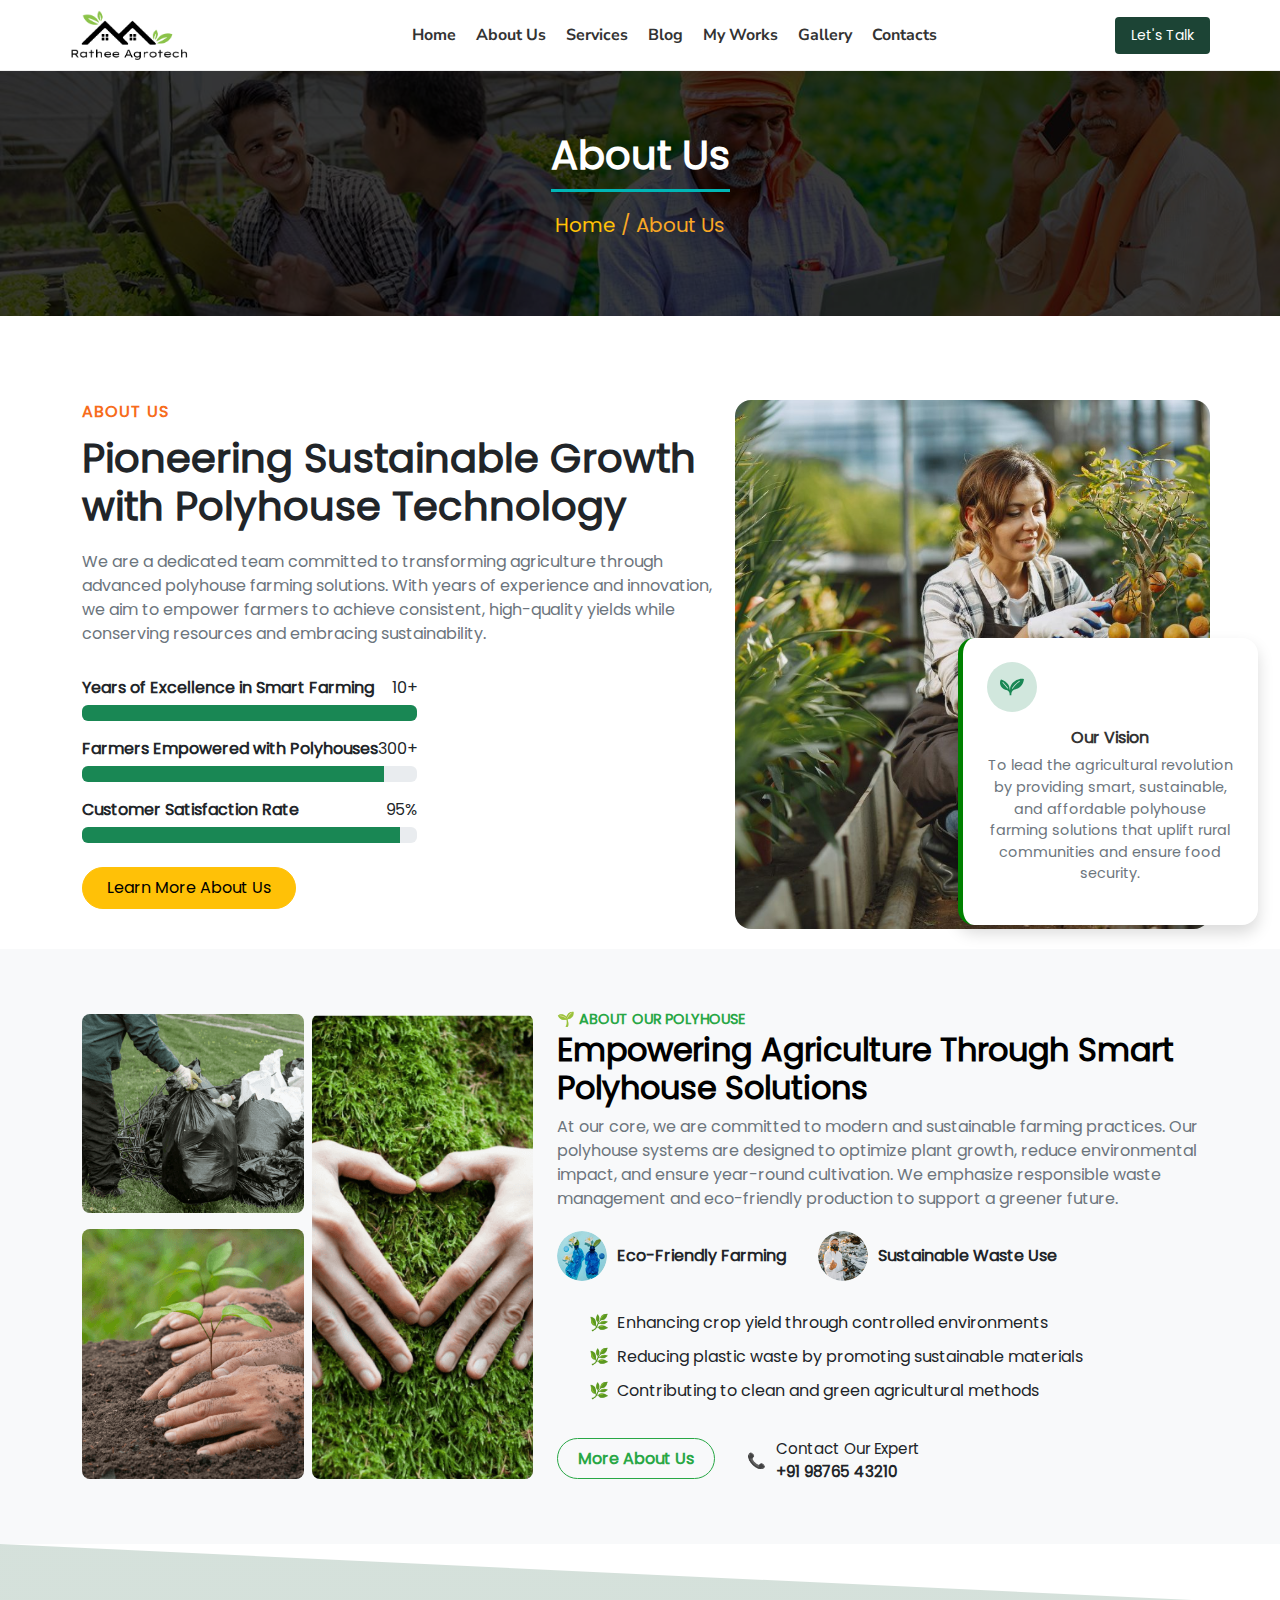
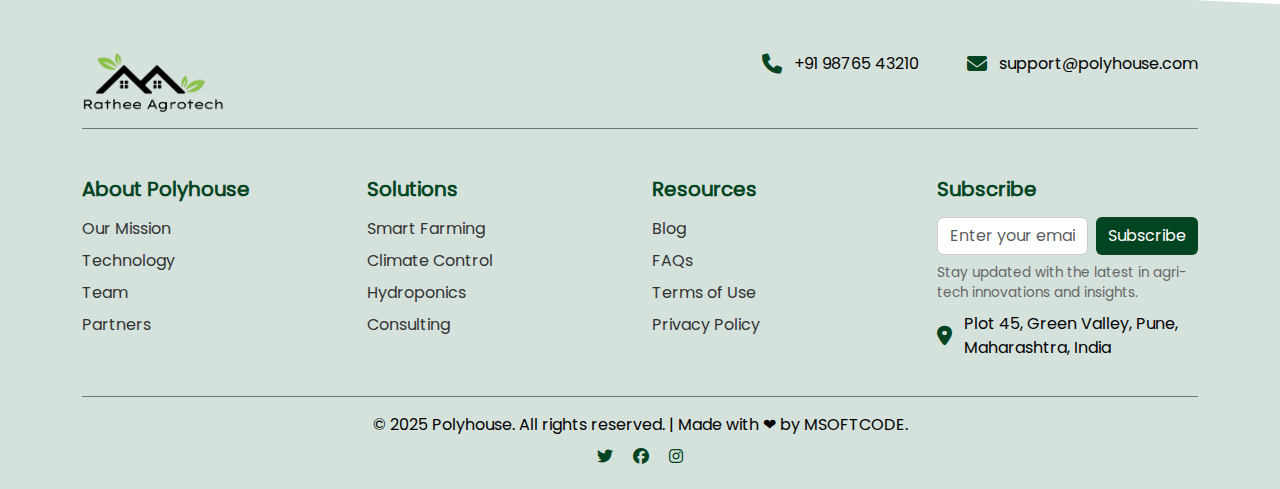
<file: about/about-other.html>
<!DOCTYPE html>
<html lang="en">

<head>
  <meta charset="UTF-8">
  <meta name="viewport" content="width=device-width, initial-scale=1">
  <title>Bayem - About Us</title>
  <link rel="stylesheet" href="../assets/style/style.css">
  <link rel="stylesheet" href="../assets/icons/css/all.min.css">
  <link rel="stylesheet" href="../assets/style/style.css">
  <link rel="stylesheet" href="../assets/bootstrap-library/bootstrap/css/bootstrap.min.css" />
  <link rel="stylesheet" href="../assets/bootstrap-library/bootstrap/js/bootstrap.min.js">
</head>

<body>

  <!-- Navbar -->
  <div class="msc-agrotech-header-main-nav">
    <div class="container d-flex justify-content-between align-items-center flex-wrap p-0">
      <!-- Hamburger -->
      <div class="msc-mobile-toggle">
        <i class="fas fa-bars" id="msc-toggle-btn"></i>
      </div>
      <!-- Logo -->
      <div class="msc-agrotech-header-logo-wrapper">
        <img src="../assets/img/logo.png" alt="Logo">
      </div>
      <!-- Navigation Links -->
      <nav class="msc-agrotech-header-navbar" id="msc-mobile-menu">
        <ul>
          <li><a href="../index.html" class="active">Home</a></li>
          <li><a href="../about/about-other.html">About Us</a></li>
          <li><a href="../services/serves.html">Services</a></li>
          <li><a href="../Blog/Blog.html">Blog</a></li>
                              <li><a href="../myWork/work.html">My Works</a></li>

          <li><a href="../gallery/agotechGal.html">Gallery</a></li>
          <li><a href="../contactus/contact.html">Contacts</a></li>
        </ul>
      </nav>
      <!-- Right Button -->
      <div class="msc-agrotech-header-right-icons">
        <button class="msc-agrotech-header-talk-btn">Let's Talk</button>
      </div>
    </div>
  </div>

  <!-- banner Section -->
  <section class="msc-agrotech-about-banner">
    <div class="msc-agrotech-about-overlay">
      <h1 class="msc-agrotech-about-title">About Us</h1>
      <p class="msc-agrotech-about-breadcrumb">
        <a href="../index.html" class="text-warning text-decoration-none">Home</a> / About Us
      </p>
    </div>
  </section>

  <!-- Hero section -->
  <section class="msc-agrotech-services-hero container">
    <div class="row align-items-stretch">
        <!-- Left content -->
        <div class="col-lg-7">
            <div class="msc-left-agrotech-services">
                <p class="msc-agrotech-services-hero-subtitle">ABOUT US</p>
                <div class="msc-left-agrotech-services-hero">
                    <h1 class="msc-agrotech-services-hero-title">Pioneering Sustainable Growth with Polyhouse Technology</h1>
                    <p class="msc-agrotech-services-hero-description">
                        We are a dedicated team committed to transforming agriculture through advanced polyhouse farming solutions. 
                        With years of experience and innovation, we aim to empower farmers to achieve consistent, high-quality yields 
                        while conserving resources and embracing sustainability.
                    </p>
                </div>

                <!-- Progress Bars -->
                <div class="msc-agrotech-services-hero-progress">
                    <p><strong>Years of Excellence in Smart Farming</strong> <span>10+</span></p>
                    <div class="progress mb-3">
                        <div class="progress-bar bg-success" role="progressbar" style="width: 100%"></div>
                    </div>

                    <p><strong>Farmers Empowered with Polyhouses</strong> <span>300+</span></p>
                    <div class="progress mb-3">
                        <div class="progress-bar bg-success" role="progressbar" style="width: 90%"></div>
                    </div>

                    <p><strong>Customer Satisfaction Rate</strong> <span>95%</span></p>
                    <div class="progress mb-4">
                        <div class="progress-bar bg-success" role="progressbar" style="width: 95%"></div>
                    </div>
                </div>

                <div class="msc-btn-agrotech">
                    <button class="msc-agrotech-services-hero-btn btn btn-warning px-4 py-2 rounded-pill">
                        Learn More About Us
                    </button>
                </div>
            </div>
        </div>

        <!-- Right image & card -->
        <div class="col-lg-5 position-relative p-0">
            <div class="msc-right-services-hero-section">
                <img src="../assets/img/serBg.jpg" alt="About Our Polyhouse Work">
                <div class="msc-agrotech-services-hero-card shadow p-4 rounded-4 bg-white">
                    <div class="icon bg-success-subtle text-success rounded-circle d-flex align-items-center justify-content-center mb-3"
                        style="width: 50px; height: 50px;">
                        <svg xmlns="http://www.w3.org/2000/svg" viewBox="0 0 512 512">
                            <path d="M214.2,319.991L214.2,319.991C197.34,301.585,232.293,180.319,27.075,97.569 
                      c-33.75,6.125-71.688,176.672,127.719,228.844c59.609,29.797,50.219,79.469,50.219,107.078h38.344 
                      c0,0-15.688-87.578,54.375-119.672c47.672-21.828,179.328-28.828,214.265-225.547
                      C445.387,49.757,208.825,124.835,214.2,319.991z 
                      M165.84,286.804c-4.063,2.813-9.641,1.797-12.453-2.266c-19.516-28.266-73.484-93.484-97.344-117.281 
                      c-3.5-3.484-3.5-9.156,0-12.641c3.484-3.5,9.156-3.5,12.641,0c25.344,25.391,78.688,89.859,99.422,119.734 
                      C170.918,278.413,169.903,283.991,165.84,286.804z 
                      M415.965,141.663c-65.25,41.234-118.578,109.844-142.625,147.109 
                      c-2.672,4.141-8.219,5.328-12.359,2.656c-4.141-2.688-5.328-8.219-2.641-12.375
                      c25.141-38.766,79.141-108.766,148.047-152.5 
                      c4.172-2.656,9.688-1.406,12.344,2.766C421.372,133.491,420.137,139.007,415.965,141.663z" />
                        </svg>
                    </div>

                    <h5 class="msc-agrotech-services-hero-card-title">Our Vision</h5>
                    <p class="msc-agrotech-services-hero-card-text">
                        To lead the agricultural revolution by providing smart, sustainable, and affordable polyhouse farming solutions 
                        that uplift rural communities and ensure food security.
                    </p>
                </div>
            </div>
        </div>
    </div>
</section>



  <!-- other hero section -->
  <section class="msc-agrotech-other-hero-section">
    <div class="container">
      <div class="row g-4 align-items-center">
        <!-- Images Left -->
        <div class="col-lg-5">
          <div class="row g-2">
            <!-- Column 1: Two vertical images -->
            <div class="col-6 d-flex flex-column justify-content-between">
              <div class="msc-agrotech-other-hero-img mb-2">
                <img src="../assets/img/about-inner-3.png" alt="Planting Trees" />
              </div>
              <div class="msc-agrotech-other-hero-img mt-2">
                <img src="../assets/img/about-inner-2.png" alt="Hands on Soil" />
              </div>
            </div>

            <!-- Column 2: One image spanning full height -->
            <div class="col-6">
              <div class="msc-agrotech-other-hero-img h-100">
                <img src="../assets/img/about-inner-1.png" alt="Garbage Collection"
                  style="height: 100%; object-fit: cover;" />
              </div>
            </div>
          </div>
        </div>

        <!-- Content Right -->
        <div class="col-lg-7 msc-agrotec-left-other-hero">
          <div class="msc-agrotech-other-hero-badge">🌱 ABOUT OUR POLYHOUSE</div>
          <h2 class="msc-agrotech-other-hero-title">Empowering Agriculture Through Smart Polyhouse Solutions</h2>
          <p class="msc-agrotech-other-hero-description">
            At our core, we are committed to modern and sustainable farming practices. Our polyhouse systems
            are designed to optimize plant growth, reduce environmental impact, and ensure year-round cultivation.
            We emphasize responsible waste management and eco-friendly production to support a greener future.
          </p>

          <div class="msc-agrotech-other-hero-info">
            <div class="msc-agrotech-other-hero-feature">
              <img src="../assets/img/about-info1.png" alt="Recycle Icon" />
              <strong>Eco-Friendly Farming</strong>
            </div>

            <div class="msc-agrotech-other-hero-feature">
              <img src="../assets/img/about-info2.png" alt="Waste Icon" />
              <strong>Sustainable Waste Use</strong>
            </div>
          </div>

          <ul class="msc-agrotech-other-hero-list">
            <li>Enhancing crop yield through controlled environments</li>
            <li>Reducing plastic waste by promoting sustainable materials</li>
            <li>Contributing to clean and green agricultural methods</li>
          </ul>

          <div class="msc-agrotec-contect-info">
            <div class="agrotech-btn">
              <a href="#" class="msc-agrotech-other-hero-btn">More About Us</a>
            </div>
            <div class="msc-agrotech-other-hero-contact">
              📞
              <div>
                Contact Our Expert<br /><strong>+91 98765 43210</strong>
              </div>
            </div>
          </div>
        </div>
      </div>
    </div>
  </section>

 

  <!-- =======================footer section start =================== -->
   <div class="triangle"></div>
  <footer class="msc-agrotech-footer pt-5 ">
    <div class="container">
      <!-- Contact Info -->
      <div class="row">
        <div class="msc-agrotech-footer-contact"></div>
        <div class="col-md-3 mb-3 msc-agrotech-footer__logo">
          <div class="d-flex justify-content-start align-items-start">
            <img src="../assets/img/tran-bg.png" alt="Polyhouse Logo">
          </div>
        </div>

        <div class="col-md-9 mb-3">
          <div class="d-flex justify-content-end text-end gap-5 flex-wrap">
            <div class="msc-agrotech-footer__contact-item">
              <i class="fas fa-phone fs-5"></i>
              <span>+91 98765 43210</span>
            </div>
            <div class="msc-agrotech-footer__contact-item">
              <i class="fas fa-envelope fs-5"></i>
              <span>support@polyhouse.com</span>
            </div>
          </div>
        </div>

      </div>
<!-- border -->
 <div class="border-top border-secondary p-4"></div>

      <!-- Links Section -->
      <div class="row text-md-start text-start ">
        <div class="col-md-3 mb-3">
          <h5>About Polyhouse</h5>
          <ul class="list-unstyled">
            <li><a href="#" class="msc-agrotech-footer__link">Our Mission</a></li>
            <li><a href="#" class="msc-agrotech-footer__link">Technology</a></li>
            <li><a href="#" class="msc-agrotech-footer__link">Team</a></li>
            <li><a href="#" class="msc-agrotech-footer__link">Partners</a></li>
          </ul>
        </div>
        <div class="col-md-3 mb-3">
          <h5>Solutions</h5>
          <ul class="list-unstyled">
            <li><a href="#" class="msc-agrotech-footer__link">Smart Farming</a></li>
            <li><a href="#" class="msc-agrotech-footer__link">Climate Control</a></li>
            <li><a href="#" class="msc-agrotech-footer__link">Hydroponics</a></li>
            <li><a href="#" class="msc-agrotech-footer__link">Consulting</a></li>
          </ul>
        </div>
        <div class="col-md-3 mb-3">
          <h5>Resources</h5>
          <ul class="list-unstyled">
            <li><a href="#" class="msc-agrotech-footer__link">Blog</a></li>
            <li><a href="#" class="msc-agrotech-footer__link">FAQs</a></li>
            <li><a href="#" class="msc-agrotech-footer__link">Terms of Use</a></li>
            <li><a href="#" class="msc-agrotech-footer__link">Privacy Policy</a></li>
          </ul>
        </div>
        <div class="col-md-3 mb-3">
          <h5>Subscribe</h5>
          <form class="msc-agrotech-footer__subscribe-form">
            <input type="email" class="form-control" placeholder="Enter your email" />
            <button class="btn btn-primary">Subscribe</button>
          </form>
          <small class="d-block mt-2">Stay updated with the latest in agri-tech innovations and insights.</small>
          <div class="msc-agrotech-footer__contact-item mt-2">
            <i class="fas fa-map-marker-alt fs-5"></i>
            <span>Plot 45, Green Valley, Pune, Maharashtra, India</span>
          </div>
        </div>
      </div>

      <!-- Bottom Text -->
      <div class="text-center mt-1 pt-3 border-top border-secondary">
        <p class="mb-0">© 2025 Polyhouse. All rights reserved. | Made with ❤ by MSOFTCODE.</p>
        <div class="mt-2">
          <a href="#"><i class="fab fa-twitter me-3"></i></a>
          <a href="#"><i class="fab fa-facebook me-3"></i></a>
          <a href="#"><i class="fab fa-instagram"></i></a>
        </div>
      </div>
    </div>
  </footer>
  <!-- =================footer section end ==================== -->



<script src="../assets/script/script.js"></script>

  <script src="https://cdn.jsdelivr.net/npm/bootstrap@5.3.3/dist/js/bootstrap.bundle.min.js"></script>
</body>

</html>
</file>
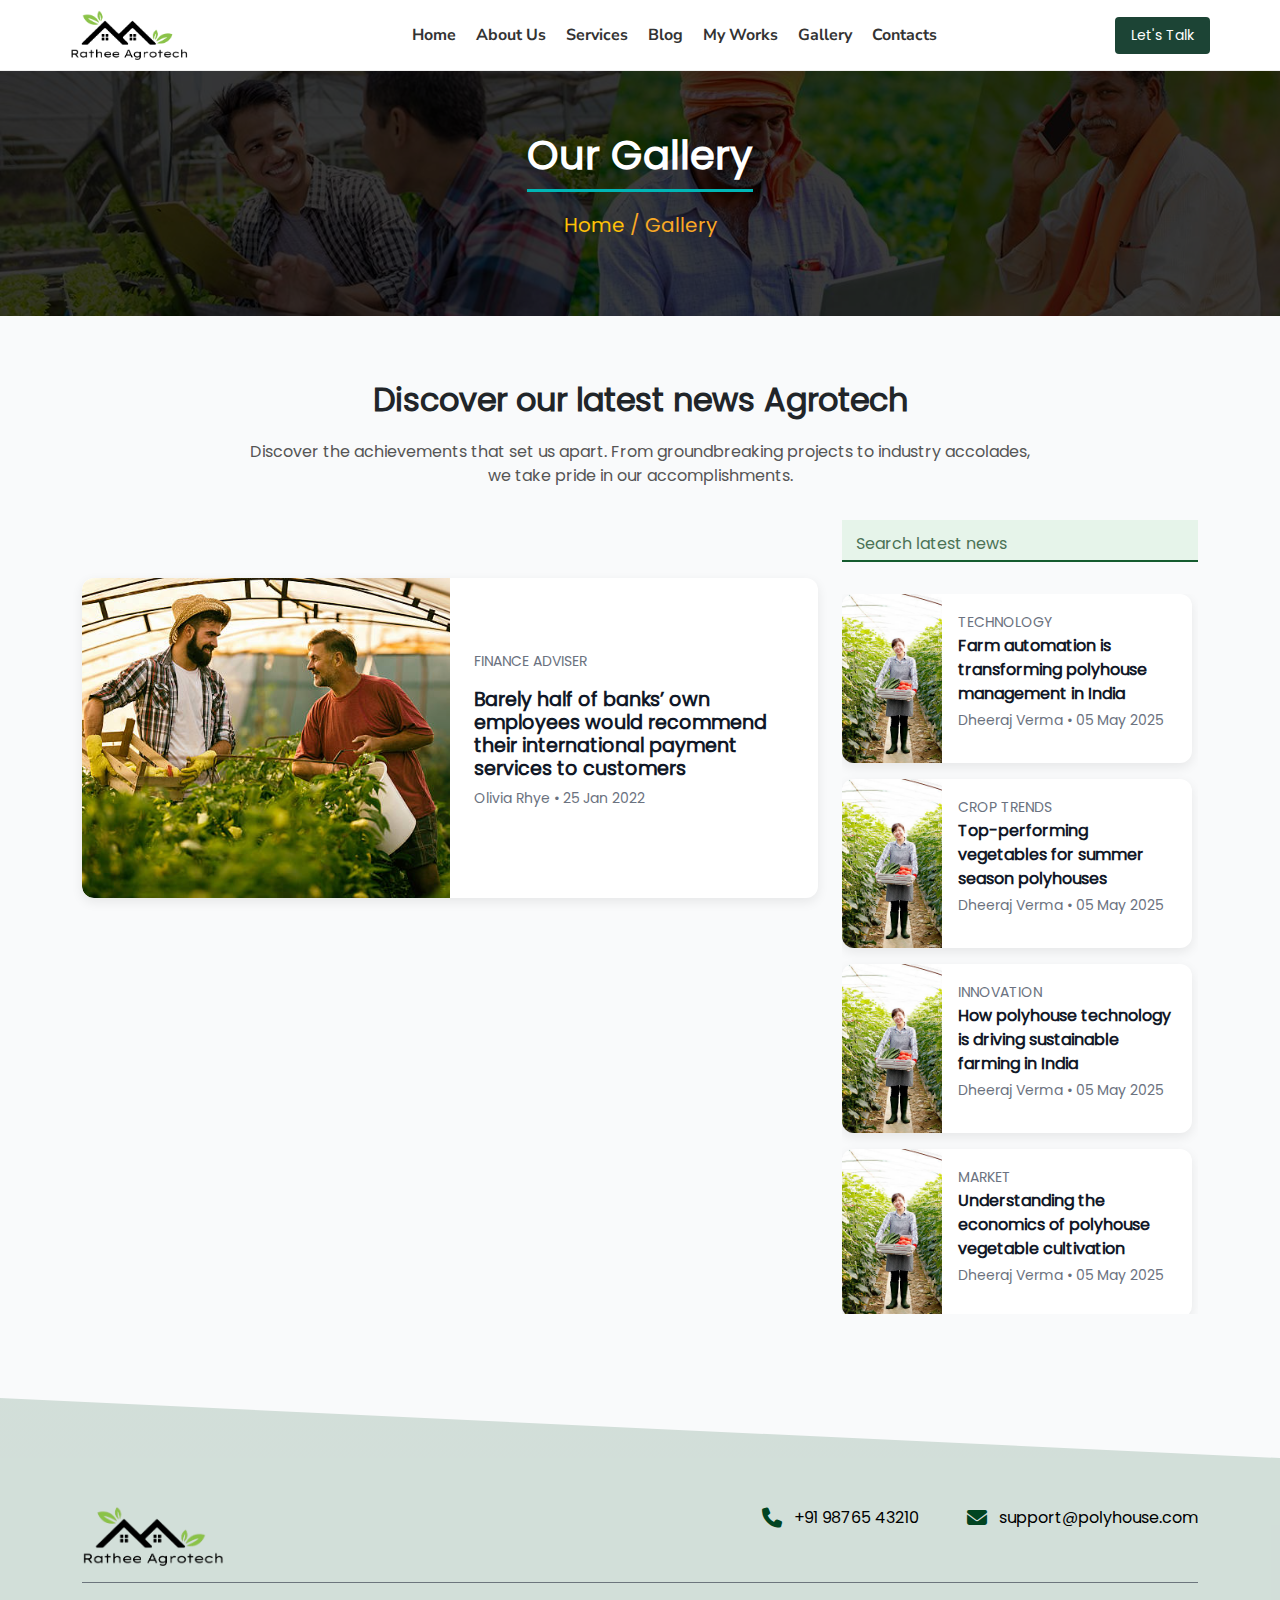
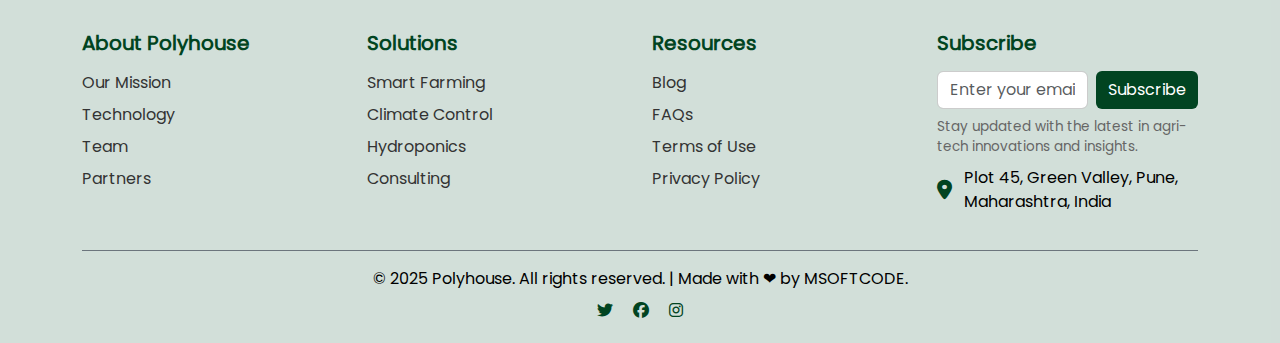
<file: Blog/Blog.html>
<!DOCTYPE html>
<html lang="en">

<head>
  <meta charset="UTF-8" />
  <meta name="viewport" content="width=device-width, initial-scale=1.0" />
  <meta name="description" content="Latest News Section - MSC Agrotech Blog" />
  <title>Blog</title>
  <link href="https://cdn.jsdelivr.net/npm/bootstrap@5.3.3/dist/css/bootstrap.min.css" rel="stylesheet" />
  <link rel="stylesheet" href="../assets/icons/css/all.min.css" />
  <link rel="stylesheet" href="../assets/style/style.css" />

  <style>
    body {
      font-family: 'Segoe UI', Tahoma, Geneva, Verdana, sans-serif;
      background-color: #f9fafb;
    }

  
    @media (max-width: 767px) {
     
    }
  </style>
</head>

<body>

  <div class="msc-agrotech-header-main-nav">
    <div class="container d-flex justify-content-between align-items-center flex-wrap p-0">
      <!-- Hamburger -->
      <div class="msc-mobile-toggle">
        <i class="fas fa-bars" id="msc-toggle-btn"></i>
      </div>
      <!-- Logo -->
      <div class="msc-agrotech-header-logo-wrapper">
        <img src="../assets/img/logo.png" alt="Logo">
      </div>
      <!-- Navigation Links -->
      <nav class="msc-agrotech-header-navbar" id="msc-mobile-menu">
        <ul>
          <li><a href="../index.html" class="active">Home</a></li>
          <li><a href="../about/about-other.html">About Us</a></li>
          <li><a href="../services/serves.html">Services</a></li>
          <li><a href="../Blog/Blog.html">Blog</a></li>
          <li><a href="../myWork/work.html">My Works</a></li>

          <li><a href="../gallery/agotechGal.html">Gallery</a></li>
          <li><a href="../contactus/contact.html">Contacts</a></li>
        </ul>
      </nav>
      <!-- Right Button -->
      <div class="msc-agrotech-header-right-icons">
        <button class="msc-agrotech-header-talk-btn">Let's Talk</button>
      </div>
    </div>
  </div>

  <!-- banner Section -->
  <section class="msc-agrotech-about-banner">
    <div class="msc-agrotech-about-overlay">
      <h1 class="msc-agrotech-about-title">Our Gallery</h1>
      <p class="msc-agrotech-about-breadcrumb">
        <a href="../index.html" class="text-warning text-decoration-none">Home</a> / Gallery
      </p>
    </div>
  </section>
  <!-- Blog Section -->
  <div class="msc-agrotech-blog-news-section mb-4">
    <div class="container">

      <!-- Header -->
      <div class="msc-agrotech-blog-header">
        <div class="msc-agrotech-blog-title">Discover our latest news Agrotech</div>
        <div class="msc-agrotech-blog-subtitle">
          Discover the achievements that set us apart. From groundbreaking projects to industry accolades,<br />we
          take pride in our accomplishments.
        </div>
      </div>

      <!-- Search -->
      <div class="row justify-content-end">
        <div class="col-lg-4 col-md-6 col-sm-12 mb-3">
          <div class="msc-agrotech-blog-search-box d-flex justify-content-lg-end justify-content-center">
            <div class="msc-input-wrapper">
              <input type="text" id="searchNews" placeholder=" " />
              <label for="searchNews">Search latest news</label>
            </div>
          </div>
        </div>
      </div>

      <div class="row">
        <!-- Main News -->
        <div class="col-lg-8 mb-4">
          <a href="blog-details.html" class="msc-agrotech-blog-news-card-link">
            <div class="d-flex msc-agrotech-blog-news-card flex-lg-row flex-column" style="min-height: 320px;">
              <div class="msc-agrotech-blog-main-news col-lg-6">
                <img src="../assets/img/bg-i.jpg" alt="Main News Image" />
              </div>
              <div class="p-4 col-lg-6 d-flex flex-column justify-content-center">
                <span class="msc-agrotech-blog-news-meta">FINANCE ADVISER</span>
                <h3 class="msc-agrotech-blog-news-title mt-3">
                  Barely half of banks’ own employees would recommend their international payment services to
                  customers
                </h3>
                <p class="msc-agrotech-blog-news-meta msc-agrotech-long-blog">Olivia Rhye • 25 Jan 2022</p>
              </div>
            </div>
          </a>
        </div>

        <!-- Side News -->
        <div class="col-lg-4">
          <div class="msc-agrotech-right-side-scrollable">
            <div class="d-flex flex-column gap-3">

              <div class="d-flex msc-agrotech-blog-news-card side-news">
                <a href="blog-details.html" class="msc-agrotech-side-news-link d-flex w-100 text-decoration-none text-reset">
                  <img src="../assets/img/poly1.jpg" alt="News Image" />
                  <div class="p-3">
                    <span class="msc-agrotech-blog-news-meta">TECHNOLOGY</span>
                    <p class="msc-agrotech-blog-news-title">Farm automation is transforming polyhouse management in India
                    </p>
                    <p class="msc-agrotech-blog-news-meta">Dheeraj Verma • 05 May 2025</p>
                  </div>
                </a>
              </div>

              <div class="d-flex msc-agrotech-blog-news-card side-news">
                <a href="blog-details.html" class="msc-agrotech-side-news-link d-flex w-100 text-decoration-none text-reset">
                  <img src="../assets/img/poly1.jpg" alt="News Image" />
                  <div class="p-3">
                    <span class="msc-agrotech-blog-news-meta">CROP TRENDS</span>
                    <p class="msc-agrotech-blog-news-title">Top-performing vegetables for summer season polyhouses</p>
                    <p class="msc-agrotech-blog-news-meta">Dheeraj Verma • 05 May 2025</p>
                  </div>
                </a>
              </div>

              <div class="d-flex msc-agrotech-blog-news-card side-news">
                <a href="blog-details.html" class="msc-agrotech-side-news-link d-flex w-100 text-decoration-none text-reset">
                  <img src="../assets/img/poly1.jpg" alt="News Image" />
                  <div class="p-3">
                    <span class="msc-agrotech-blog-news-meta">INNOVATION</span>
                    <p class="msc-agrotech-blog-news-title">How polyhouse technology is driving sustainable farming in India
                    </p>
                    <p class="msc-agrotech-blog-news-meta">Dheeraj Verma • 05 May 2025</p>
                  </div>
                </a>
              </div>

              <div class="d-flex msc-agrotech-blog-news-card side-news">
                <a href="blog-details.html" class="msc-agrotech-side-news-link d-flex w-100 text-decoration-none text-reset">
                  <img src="../assets/img/poly1.jpg" alt="News Image" />
                  <div class="p-3">
                    <span class="msc-agrotech-blog-news-meta">MARKET</span>
                    <p class="msc-agrotech-blog-news-title">Understanding the economics of polyhouse vegetable cultivation
                    </p>
                    <p class="msc-agrotech-blog-news-meta">Dheeraj Verma • 05 May 2025</p>
                  </div>
                </a>
              </div>

              <div class="d-flex msc-agrotech-blog-news-card side-news">
                <a href="blog-details.html" class="msc-agrotech-side-news-link d-flex w-100 text-decoration-none text-reset">
                  <img src="../assets/img/poly1.jpg" alt="News Image" />
                  <div class="p-3">
                    <span class="msc-agrotech-blog-news-meta">TECHNOLOGY</span>
                    <p class="msc-agrotech-blog-news-title">The future of polyhouse technology: Trends to watch</p>
                    <p class="msc-agrotech-blog-news-meta">Dheeraj Verma • 05 May 2025</p>
                  </div>
                </a>
              </div>

            </div>
          </div>
        </div>
      </div>

    </div>
  </div>

   <!-- =======================footer section start =================== -->
    <div class="triangle"></div>
  <footer class="msc-agrotech-footer pt-5 ">
    <div class="container">
      <!-- Contact Info -->
      <div class="row">
        <div class="msc-agrotech-footer-contact"></div>
        <div class="col-md-3 mb-3 msc-agrotech-footer__logo">
          <div class="d-flex justify-content-start align-items-start">
            <img src="../assets/img/tran-bg.png" alt="Polyhouse Logo">
          </div>
        </div>

        <div class="col-md-9 mb-3">
          <div class="d-flex justify-content-end text-end gap-5 flex-wrap">
            <div class="msc-agrotech-footer__contact-item">
              <i class="fas fa-phone fs-5"></i>
              <span>+91 98765 43210</span>
            </div>
            <div class="msc-agrotech-footer__contact-item">
              <i class="fas fa-envelope fs-5"></i>
              <span>support@polyhouse.com</span>
            </div>
          </div>
        </div>

      </div>
<!-- border -->
 <div class="border-top border-secondary p-4"></div>

      <!-- Links Section -->
      <div class="row text-md-start text-start ">
        <div class="col-md-3 mb-3">
          <h5>About Polyhouse</h5>
          <ul class="list-unstyled">
            <li><a href="#" class="msc-agrotech-footer__link">Our Mission</a></li>
            <li><a href="#" class="msc-agrotech-footer__link">Technology</a></li>
            <li><a href="#" class="msc-agrotech-footer__link">Team</a></li>
            <li><a href="#" class="msc-agrotech-footer__link">Partners</a></li>
          </ul>
        </div>
        <div class="col-md-3 mb-3">
          <h5>Solutions</h5>
          <ul class="list-unstyled">
            <li><a href="#" class="msc-agrotech-footer__link">Smart Farming</a></li>
            <li><a href="#" class="msc-agrotech-footer__link">Climate Control</a></li>
            <li><a href="#" class="msc-agrotech-footer__link">Hydroponics</a></li>
            <li><a href="#" class="msc-agrotech-footer__link">Consulting</a></li>
          </ul>
        </div>
        <div class="col-md-3 mb-3">
          <h5>Resources</h5>
          <ul class="list-unstyled">
            <li><a href="#" class="msc-agrotech-footer__link">Blog</a></li>
            <li><a href="#" class="msc-agrotech-footer__link">FAQs</a></li>
            <li><a href="#" class="msc-agrotech-footer__link">Terms of Use</a></li>
            <li><a href="#" class="msc-agrotech-footer__link">Privacy Policy</a></li>
          </ul>
        </div>
        <div class="col-md-3 mb-3">
          <h5>Subscribe</h5>
          <form class="msc-agrotech-footer__subscribe-form">
            <input type="email" class="form-control" placeholder="Enter your email" />
            <button class="btn btn-primary">Subscribe</button>
          </form>
          <small class="d-block mt-2">Stay updated with the latest in agri-tech innovations and insights.</small>
          <div class="msc-agrotech-footer__contact-item mt-2">
            <i class="fas fa-map-marker-alt fs-5"></i>
            <span>Plot 45, Green Valley, Pune, Maharashtra, India</span>
          </div>
        </div>
      </div>

      <!-- Bottom Text -->
      <div class="text-center mt-1 pt-3 border-top border-secondary">
        <p class="mb-0">© 2025 Polyhouse. All rights reserved. | Made with ❤ by MSOFTCODE.</p>
        <div class="mt-2">
          <a href="#"><i class="fab fa-twitter me-3"></i></a>
          <a href="#"><i class="fab fa-facebook me-3"></i></a>
          <a href="#"><i class="fab fa-instagram"></i></a>
        </div>
      </div>
    </div>
  </footer>
  <!-- =================footer section end ==================== -->


  <script src="../assets/script/script.js"></script>
  <script src="https://cdn.jsdelivr.net/npm/bootstrap@5.3.3/dist/js/bootstrap.bundle.min.js"></script>
</body>

</html>
</file>
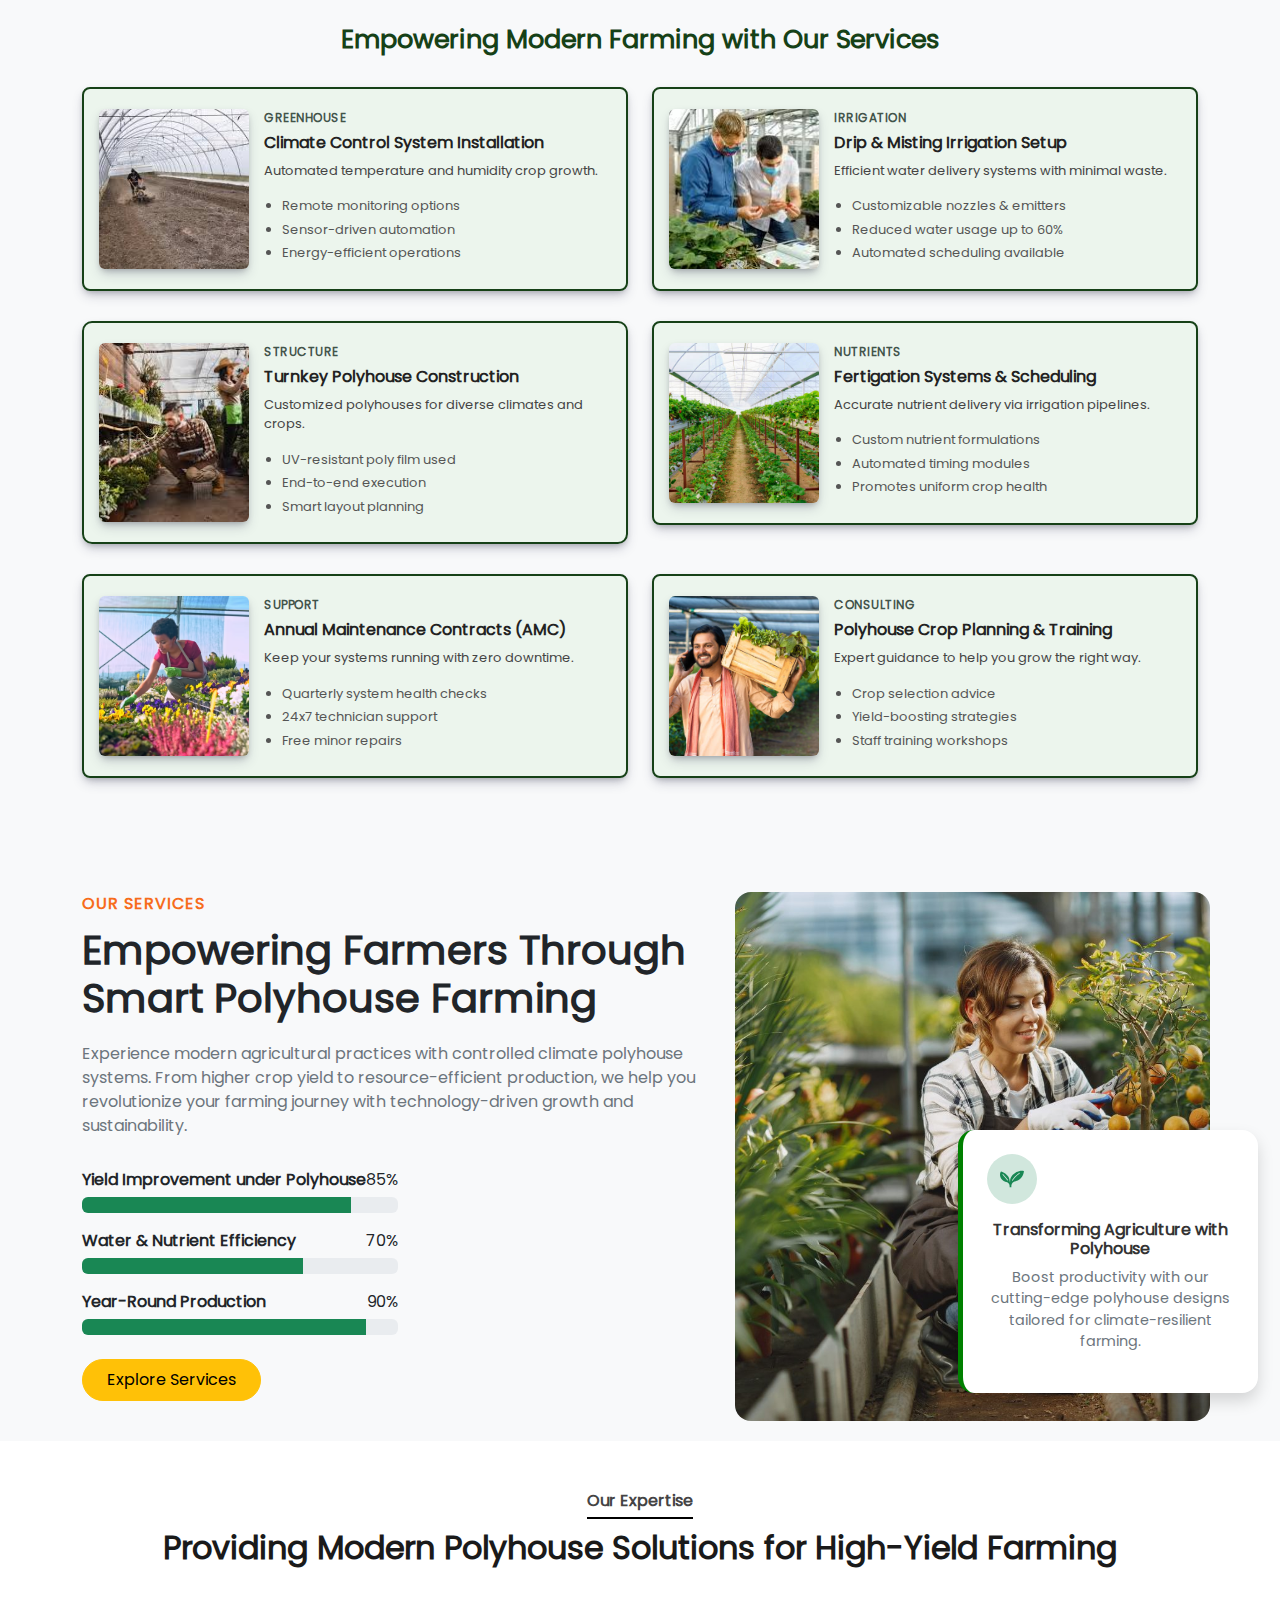
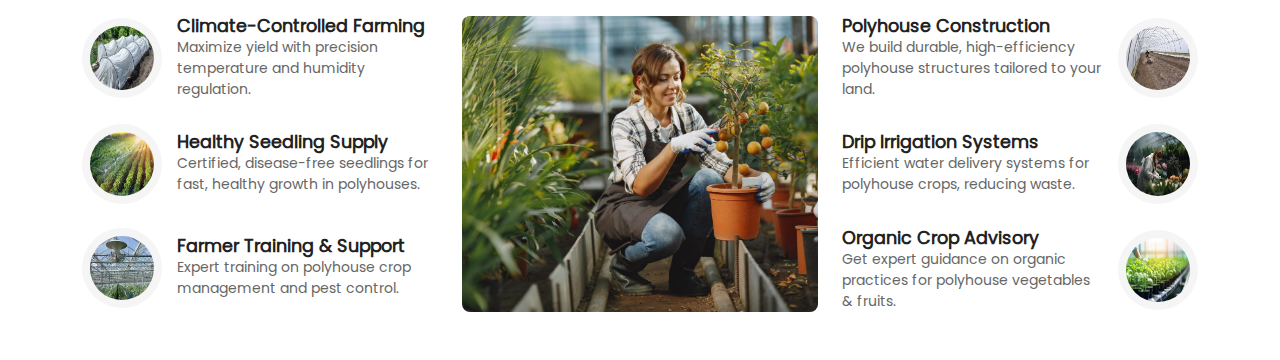
<file: other/test.html>
<!DOCTYPE html>
<html lang="en">

<head>
    <meta charset="UTF-8" />
    <meta name="viewport" content="width=device-width, initial-scale=1.0" />
    <title>Polyhouse Services</title>
    <link rel="stylesheet" href="../assets/style/style.css">
    <link href="https://cdn.jsdelivr.net/npm/bootstrap@5.3.0/dist/css/bootstrap.min.css" rel="stylesheet">
    <style>
        .msc-agrotech-services-card-design-wrapper {
            max-width: 400px;
            margin: 0 auto;
            padding: 20px 0;
        }

        .msc-agrotech-services-card-design-card{
            display: flex;
            gap: 15px;
            align-items: stretch;
            /* Changed from flex-start */
            padding: 20px 15px;
            margin-bottom: 30px;
            border-radius: 8px;
            transition: all 0.3s ease;
            background-color:#b1e3ac29;
            position: relative;
            overflow: hidden;
            border: 2px solid #164117;
            box-shadow: rgba(50, 50, 93, 0.25) 0px 6px 12px -2px,
                rgba(0, 0, 0, 0.3) 0px 3px 7px -3px;
        }

          .msc-agrotech-services-card-design-card:hover {
            box-shadow: 0 6px 15px rgba(0, 0, 0, 0.1);
            transform: translateY(-5px);
        }

        .msc-agrotech-services-card-design-card img {
            width: 150px;
            height: auto;
            align-self: stretch;
            object-fit: cover;
            border-radius: 6px;
            box-shadow: rgba(50, 50, 93, 0.25) 0px 6px 12px -2px,
                rgba(0, 0, 0, 0.3) 0px 3px 7px -3px;
        }

        .msc-agrotech-services-card-design-content {
            flex-grow: 1;
        }

        .msc-agrotech-services-card-design-category {
            text-transform: uppercase;
            font-size: 12px;
            color: #11271bca;
            font-weight: 600;
            letter-spacing: 0.5px;
            margin-bottom: 4px;
        }

        .msc-agrotech-services-card-design-title {
            font-size: 16px;
            font-weight: 700;
            color: #222;
            margin-bottom: 6px;
        }

        .msc-agrotech-services-card-design-meta {
            font-size: 13px;
            color: #444;
            margin-bottom: 6px;
        }

        .msc-agrotech-services-card-design-meta ul {
            padding-left: 18px;
            margin-bottom: 0;
        }

        .msc-agrotech-services-card-design-meta ul li {
            font-size: 13px;
            color: #555;
            margin-bottom: 4px;
        }

        .msc-agrotech-services-card-design-highlight {
            border: 2px solid #164117;
            border-radius: 10px;
            padding: 20px 15px;
        }

        .msc-agrotech-services-title {
            font-size: 1.6rem;
            font-weight: 700;
            text-align: center;
            margin-bottom: 2rem;
            color: #164117;
        }
    </style>
</head>

<body style="background: #f8f9fa;">
    <section class="msc-agrotech-card-main-section mt-4">
        <div class="container">
            <h5 class="msc-agrotech-services-title">Empowering Modern Farming with Our Services</h5>
            <div class="row">

                <!-- Card 1 -->
                <div class="col-md-6">
                    <div class="msc-agrotech-services-card-design-card">
                        <img src="../assets/img/ser4.jpg" alt="Climate Control">
                        <div class="msc-agrotech-services-card-design-content">
                            <div class="msc-agrotech-services-card-design-category">Greenhouse</div>
                            <div class="msc-agrotech-services-card-design-title">Climate Control System Installation
                            </div>
                            <div class="msc-agrotech-services-card-design-meta">
                                <p>Automated temperature and humidity  crop growth.</p>
                                <ul>
                                    <li>Remote monitoring options</li>
                                    <li>Sensor-driven automation</li>
                                    <li>Energy-efficient operations</li>
                                </ul>
                            </div>
                        </div>
                    </div>
                </div>

                <!-- Card 2 -->
                <div class="col-md-6">
                    <div class="msc-agrotech-services-card-design-card">
                        <img src="../assets/img/ser8.jpg" alt="Drip Irrigation">
                        <div class="msc-agrotech-services-card-design-content">
                            <div class="msc-agrotech-services-card-design-category">Irrigation</div>
                            <div class="msc-agrotech-services-card-design-title">Drip & Misting Irrigation Setup</div>
                            <div class="msc-agrotech-services-card-design-meta">
                                <p>Efficient water delivery systems with minimal waste.</p>
                                <ul>
                                    <li>Customizable nozzles & emitters</li>
                                    <li>Reduced water usage up to 60%</li>
                                    <li>Automated scheduling available</li>
                                </ul>
                            </div>
                        </div>
                    </div>
                </div>

                <!-- Highlighted Card -->
                <div class="col-md-6">
                    <div class="msc-agrotech-services-card-design-card msc-agrotech-services-card-design-highlight">
                        <img src="../assets/img/ser7.jpg" alt="Polyhouse">
                        <div class="msc-agrotech-services-card-design-content">
                            <div class="msc-agrotech-services-card-design-category">Structure</div>
                            <div class="msc-agrotech-services-card-design-title">Turnkey Polyhouse Construction</div>
                            <div class="msc-agrotech-services-card-design-meta">
                                <p>Customized polyhouses for diverse climates and crops.</p>
                                <ul>
                                    <li>UV-resistant poly film used</li>
                                    <li>End-to-end execution</li>
                                    <li>Smart layout planning</li>
                                </ul>
                            </div>
                        </div>
                    </div>
                </div>

                <!-- Card 4 -->
                <div class="col-md-6">
                    <div class="msc-agrotech-services-card-design-card">
                        <img src="../assets/img/work3.jpg" alt="Fertigation">
                        <div class="msc-agrotech-services-card-design-content">
                            <div class="msc-agrotech-services-card-design-category">Nutrients</div>
                            <div class="msc-agrotech-services-card-design-title">Fertigation Systems & Scheduling</div>
                            <div class="msc-agrotech-services-card-design-meta">
                                <p>Accurate nutrient delivery via irrigation pipelines.</p>
                                <ul>
                                    <li>Custom nutrient formulations</li>
                                    <li>Automated timing modules</li>
                                    <li>Promotes uniform crop health</li>
                                </ul>
                            </div>
                        </div>
                    </div>
                </div>

                <!-- Card 5 -->
                <div class="col-md-6">
                    <div class="msc-agrotech-services-card-design-card">
                        <img src="../assets/img/work6.avif" alt="Maintenance">
                        <div class="msc-agrotech-services-card-design-content">
                            <div class="msc-agrotech-services-card-design-category">Support</div>
                            <div class="msc-agrotech-services-card-design-title">Annual Maintenance Contracts (AMC)
                            </div>
                            <div class="msc-agrotech-services-card-design-meta">
                                <p>Keep your systems running with zero downtime.</p>
                                <ul>
                                    <li>Quarterly system health checks</li>
                                    <li>24x7 technician support</li>
                                    <li>Free minor repairs</li>
                                </ul>
                            </div>
                        </div>
                    </div>
                </div>

                <!-- Card 6 -->
                <div class="col-md-6">
                    <div class="msc-agrotech-services-card-design-card">
                        <img src="../assets/img/work1.jpg" alt="Consultation">
                        <div class="msc-agrotech-services-card-design-content">
                            <div class="msc-agrotech-services-card-design-category">Consulting</div>
                            <div class="msc-agrotech-services-card-design-title">Polyhouse Crop Planning & Training
                            </div>
                            <div class="msc-agrotech-services-card-design-meta">
                                <p>Expert guidance to help you grow the right way.</p>
                                <ul>
                                    <li>Crop selection advice</li>
                                    <li>Yield-boosting strategies</li>
                                    <li>Staff training workshops</li>
                                </ul>
                            </div>
                        </div>
                    </div>
                </div>

            </div>
        </div>
    </section>
     
    <!-- servies -->
    <section class="msc-agrotech-services-hero container ">
        <div class="row align-items-stretch">
            <!-- Left content -->
            <div class="col-lg-7">
                <div class="msc-left-agrotech-services">
                    <p class="msc-agrotech-services-hero-subtitle">OUR SERVICES</p>
                    <div class="msc-left-agrotech-services-hero">
                        <h1 class="msc-agrotech-services-hero-title">Empowering Farmers Through Smart Polyhouse Farming
                        </h1>
                        <p class="msc-agrotech-services-hero-description">
                            Experience modern agricultural practices with controlled climate polyhouse systems.
                            From higher crop yield to resource-efficient production, we help you revolutionize your
                            farming journey
                            with technology-driven growth and sustainability.
                        </p>
                    </div>

                    <!-- Progress Bars -->
                    <div class="msc-agrotech-services-hero-progress">
                        <p><strong>Yield Improvement under Polyhouse</strong> <span>85%</span></p>
                        <div class="progress mb-3">
                            <div class="progress-bar bg-success" role="progressbar" style="width: 85%"></div>
                        </div>

                        <p><strong>Water & Nutrient Efficiency</strong> <span>70%</span></p>
                        <div class="progress mb-3">
                            <div class="progress-bar bg-success" role="progressbar" style="width: 70%"></div>
                        </div>

                        <p><strong>Year-Round Production</strong> <span>90%</span></p>
                        <div class="progress mb-4">
                            <div class="progress-bar bg-success" role="progressbar" style="width: 90%"></div>
                        </div>
                    </div>
                    <div class="msc-btn-agrotech">
                        <button class="msc-agrotech-services-hero-btn btn btn-warning px-4 py-2 rounded-pill">Explore
                            Services</button>
                    </div>
                </div>

            </div>

            <!-- Right image & card -->
            <div class="col-lg-5 position-relative p-0">
                <div class="msc-right-services-hero-section">
                    <img src="../assets/img/serBg.jpg" alt="Polyhouse Farming">
                    <div class="msc-agrotech-services-hero-card shadow p-4 rounded-4 bg-white">
                        <div class="icon bg-success-subtle text-success rounded-circle d-flex align-items-center justify-content-center mb-3"
                            style="width: 50px; height: 50px;">
                            <svg xmlns="http://www.w3.org/2000/svg" viewBox="0 0 512 512">
                                <path d="M214.2,319.991L214.2,319.991C197.34,301.585,232.293,180.319,27.075,97.569 
                  c-33.75,6.125-71.688,176.672,127.719,228.844c59.609,29.797,50.219,79.469,50.219,107.078h38.344 
                  c0,0-15.688-87.578,54.375-119.672c47.672-21.828,179.328-28.828,214.265-225.547
                  C445.387,49.757,208.825,124.835,214.2,319.991z 
                  M165.84,286.804c-4.063,2.813-9.641,1.797-12.453-2.266c-19.516-28.266-73.484-93.484-97.344-117.281 
                  c-3.5-3.484-3.5-9.156,0-12.641c3.484-3.5,9.156-3.5,12.641,0c25.344,25.391,78.688,89.859,99.422,119.734 
                  C170.918,278.413,169.903,283.991,165.84,286.804z 
                  M415.965,141.663c-65.25,41.234-118.578,109.844-142.625,147.109 
                  c-2.672,4.141-8.219,5.328-12.359,2.656c-4.141-2.688-5.328-8.219-2.641-12.375
                  c25.141-38.766,79.141-108.766,148.047-152.5 
                  c4.172-2.656,9.688-1.406,12.344,2.766C421.372,133.491,420.137,139.007,415.965,141.663z" />
                            </svg>
                        </div>

                        <h5 class="msc-agrotech-services-hero-card-title">Transforming Agriculture with Polyhouse</h5>
                        <p class="msc-agrotech-services-hero-card-text">
                            Boost productivity with our cutting-edge polyhouse designs tailored for climate-resilient
                            farming.
                        </p>
                    </div>
                </div>
            </div>
        </div>
    </section>

    <!-- other serv -->
    <section class="msc-services-section py-5">
        <div class="container text-center">
            <div class="msc-section-title mb-4">
                <span class="msc-subtitle">Our Expertise</span>
                <h2 class="msc-heading">Providing Modern Polyhouse Solutions for High-Yield Farming</h2>
            </div>

            <div class="row align-items-stretch">
                <!-- Left services -->
                <div class="col-lg-4 text-start d-flex flex-column justify-content-between">
                    <div>
                        <a href="/climate-control" class="text-decoration-none text-dark">
                            <div class="msc-service-item d-flex align-items-center mb-4">
                                <img src="../assets/img/ser1.jpg" class="msc-icon" alt="Climate Control" />
                                <div>
                                    <h5 class="msc-title">Climate-Controlled Farming</h5>
                                    <p class="msc-description">Maximize yield with precision temperature and humidity
                                        regulation.</p>
                                </div>
                            </div>
                        </a>

                        <a href="/healthy-seedlings" class="text-decoration-none text-dark">
                            <div class="msc-service-item d-flex align-items-center mb-4">
                                <img src="../assets/img/ser2.jpg" class="msc-icon" alt="Seedlings" />
                                <div>
                                    <h5 class="msc-title">Healthy Seedling Supply</h5>
                                    <p class="msc-description">Certified, disease-free seedlings for fast, healthy
                                        growth in polyhouses.</p>
                                </div>
                            </div>
                        </a>

                        <a href="/training-support" class="text-decoration-none text-dark">
                            <div class="msc-service-item d-flex align-items-center">
                                <img src="../assets/img/ser3.jpg" class="msc-icon" alt="Training" />
                                <div>
                                    <h5 class="msc-title">Farmer Training & Support</h5>
                                    <p class="msc-description">Expert training on polyhouse crop management and pest
                                        control.</p>
                                </div>
                            </div>
                        </a>
                    </div>
                </div>

                <!-- Image center -->
                <div class="col-lg-4 d-flex my-4 my-lg-0">
                    <img src="../assets/img/serBg.jpg" class="full-height-img" alt="Polyhouse Expert" />
                </div>

                <!-- Right services -->
                <div class="col-lg-4 text-start d-flex flex-column justify-content-between">
                    <div>
                        <a href="/polyhouse-construction" class="text-decoration-none text-dark">
                            <div class="msc-service-item d-flex align-items-center mb-4">
                                <div>
                                    <h5 class="msc-title">Polyhouse Construction</h5>
                                    <p class="msc-description">We build durable, high-efficiency polyhouse structures
                                        tailored to your land.</p>
                                </div>
                                <img src="../assets/img/ser4.jpg" class="msc-icon" alt="Construction" />
                            </div>
                        </a>

                        <a href="/drip-irrigation" class="text-decoration-none text-dark">
                            <div class="msc-service-item d-flex align-items-center mb-4">
                                <div>
                                    <h5 class="msc-title">Drip Irrigation Systems</h5>
                                    <p class="msc-description">Efficient water delivery systems for polyhouse crops,
                                        reducing waste.</p>
                                </div>
                                <img src="../assets/img/ser5.jpg" class="msc-icon" alt="Irrigation" />
                            </div>
                        </a>

                        <a href="/organic-advisory" class="text-decoration-none text-dark">
                            <div class="msc-service-item d-flex align-items-center">
                                <div>
                                    <h5 class="msc-title">Organic Crop Advisory</h5>
                                    <p class="msc-description">Get expert guidance on organic practices for polyhouse
                                        vegetables & fruits.</p>
                                </div>
                                <img src="../assets/img/ser6.jpg" class="msc-icon" alt="Advisory" />
                            </div>
                        </a>
                    </div>
                </div>
            </div>

        </div>
    </section>

</body>

</html>
</file>
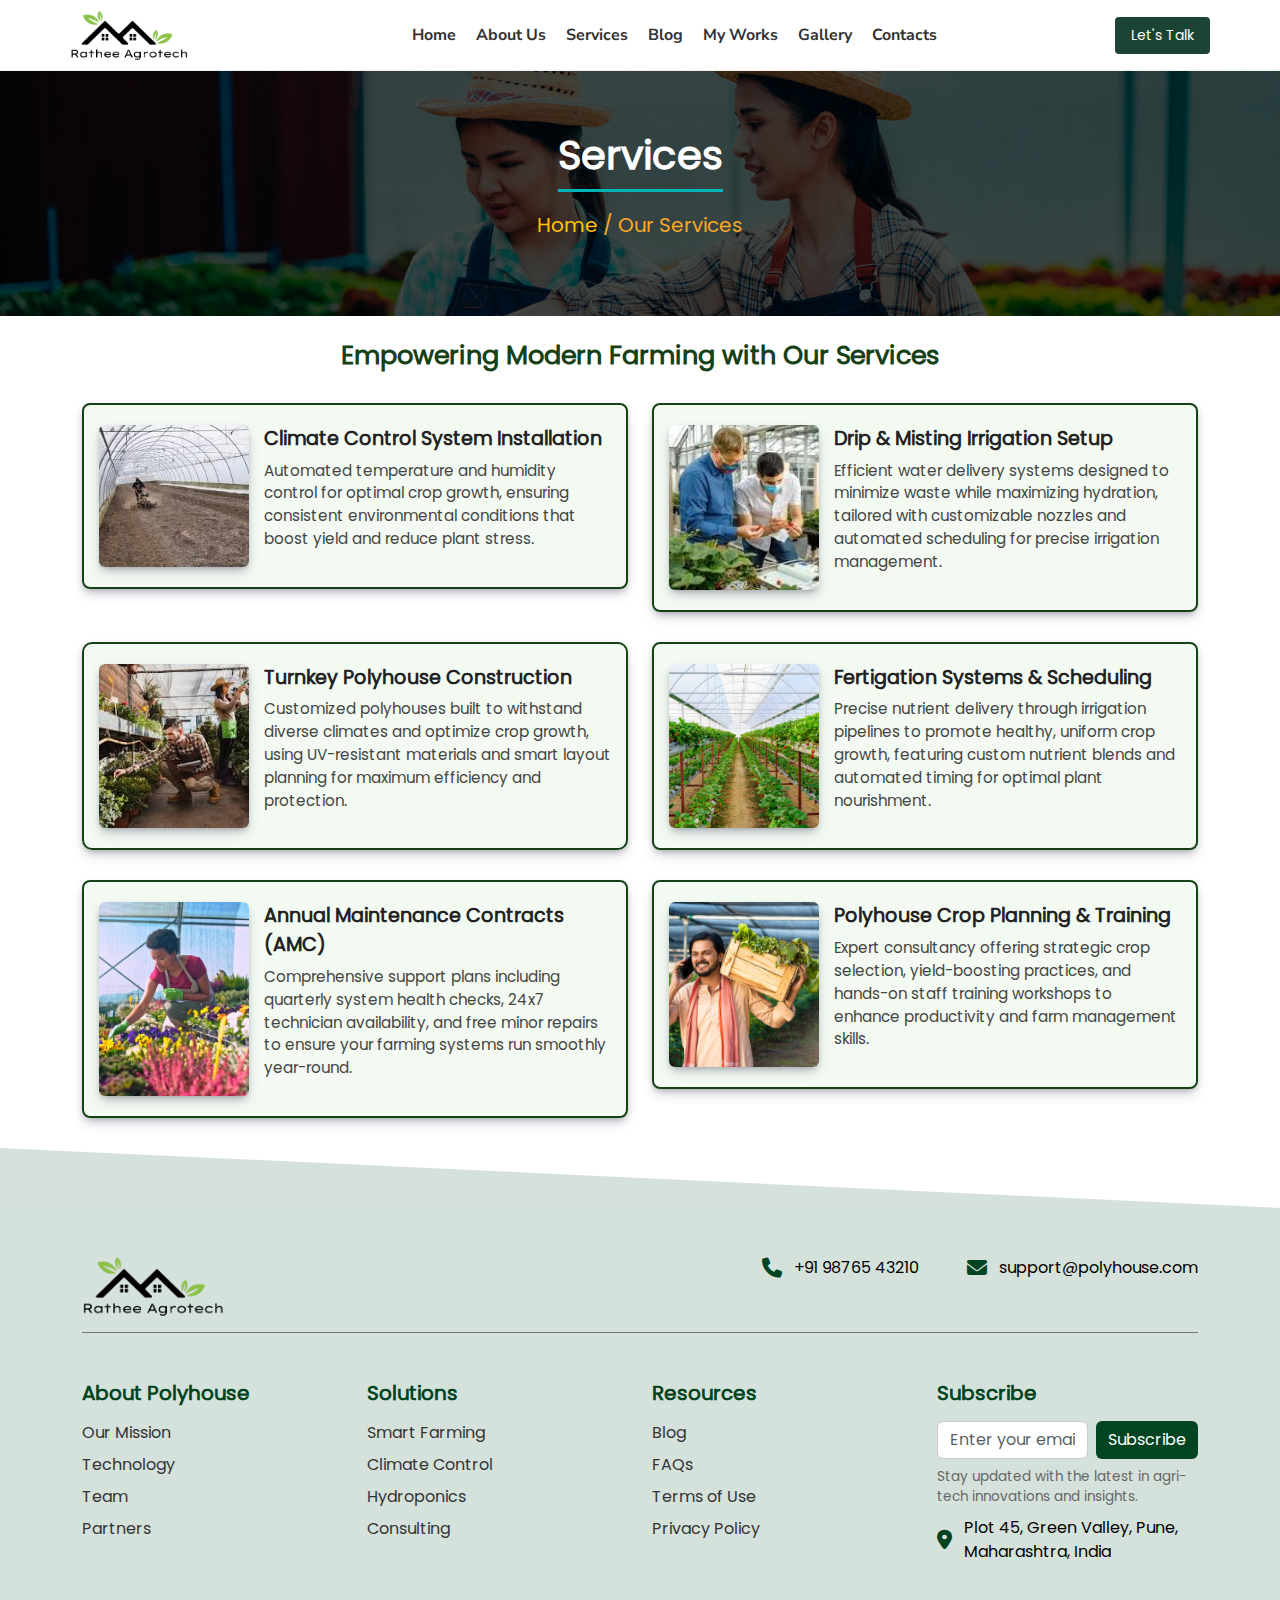
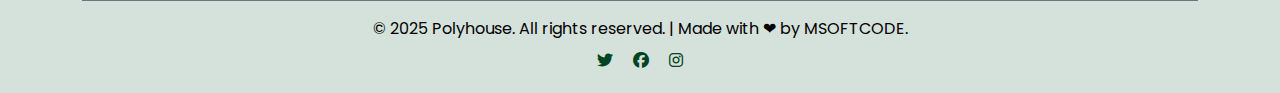
<file: services/serves.html>
<!DOCTYPE html>
<html lang="en">

<head>
    <meta charset="UTF-8">
    <meta name="viewport" content="width=device-width, initial-scale=1">
    <title>Bayem - About Us</title>
    <link rel="stylesheet" href="../assets/style/style.css">
    <link rel="stylesheet" href="../assets/icons/css/all.min.css">
    <link rel="stylesheet" href="../assets/style/style.css">
    <link rel="stylesheet" href="../assets/bootstrap-library/bootstrap/css/bootstrap.min.css" />
    <link rel="stylesheet" href="../assets/bootstrap-library/bootstrap/js/bootstrap.min.js">
</head>

<body>

    <!-- Navbar -->
    <div class="msc-agrotech-header-main-nav">
        <div class="container d-flex justify-content-between align-items-center flex-wrap p-0">
            <!-- Hamburger -->
            <div class="msc-mobile-toggle">
                <i class="fas fa-bars" id="msc-toggle-btn"></i>
            </div>
            <!-- Logo -->
            <div class="msc-agrotech-header-logo-wrapper">
                <img src="../assets/img/logo.png" alt="Logo">
            </div>
            <!-- Navigation Links -->
            <nav class="msc-agrotech-header-navbar" id="msc-mobile-menu">
                <ul>
                    <li><a href="../index.html" class="active">Home</a></li>
                    <li><a href="../about/about-other.html">About Us</a></li>
                    <li><a href="../services/serves.html">Services</a></li>
                    <li><a href="../Blog/Blog.html">Blog</a></li>
                    <li><a href="../myWork/work.html">My Works</a></li>

                    <li><a href="../gallery/agotechGal.html">Gallery</a></li>
                    <li><a href="../contactus/contact.html">Contacts</a></li>

                </ul>
            </nav>
            <!-- Right Button -->
            <div class="msc-agrotech-header-right-icons">
                <button class="msc-agrotech-header-talk-btn">Let's Talk</button>
            </div>
        </div>
    </div>

    <!-- banner Section -->
    <section class="msc-agrotech-about-banner" style="  background-image: url('../assets/img/ser-bg.jpg');
">
        <div class="msc-agrotech-about-overlay">
            <h1 class="msc-agrotech-about-title">Services</h1>
            <p class="msc-agrotech-about-breadcrumb">
                <a href="../index.html" class="text-warning text-decoration-none">Home</a> / Our Services
            </p>
        </div>
    </section>

    <!-- services card -->
    <section class="msc-agrotech-card-main-section mt-4">
        <div class="container">
            <h5 class="msc-agrotech-services-title">Empowering Modern Farming with Our Services</h5>
            <div class="row">

                <!-- Card 1 -->
                <div class="col-md-6">
                    <div class="msc-agrotech-services-card-design-card">
                        <img src="../assets/img/ser4.jpg" alt="Climate Control">
                        <div class="msc-agrotech-services-card-design-content">
                            <div class="msc-agrotech-services-card-design-title">Climate Control System Installation
                            </div>
                            <p class="msc-agrotech-services-card-design-subtitle">Automated temperature and humidity control for optimal crop growth, ensuring consistent
                                environmental conditions that boost yield and reduce plant stress.</p>
                        </div>
                    </div>
                </div>

                <!-- Card 2 -->
                <div class="col-md-6">
                    <div class="msc-agrotech-services-card-design-card">
                        <img src="../assets/img/ser8.jpg" alt="Drip Irrigation">
                        <div class="msc-agrotech-services-card-design-content">
                            <div class="msc-agrotech-services-card-design-title">Drip & Misting Irrigation Setup</div>
                            <p class="msc-agrotech-services-card-design-subtitle">Efficient water delivery systems designed to minimize waste while maximizing hydration,
                                tailored with customizable nozzles and automated scheduling for precise irrigation
                                management.</p>
                        </div>
                    </div>
                </div>

                <!-- Highlighted Card -->
                <div class="col-md-6">
                    <div class="msc-agrotech-services-card-design-card msc-agrotech-services-card-design-highlight">
                        <img src="../assets/img/ser7.jpg" alt="Polyhouse">
                        <div class="msc-agrotech-services-card-design-content">
                            <div class="msc-agrotech-services-card-design-title">Turnkey Polyhouse Construction</div>
                            <p class="msc-agrotech-services-card-design-subtitle">Customized polyhouses built to withstand diverse climates and optimize crop growth, using
                                UV-resistant materials and smart layout planning for maximum efficiency and protection.
                            </p>
                        </div>
                    </div>
                </div>

                <!-- Card 4 -->
                <div class="col-md-6">
                    <div class="msc-agrotech-services-card-design-card">
                        <img src="../assets/img/work3.jpg" alt="Fertigation">
                        <div class="msc-agrotech-services-card-design-content">
                            <div class="msc-agrotech-services-card-design-title">Fertigation Systems & Scheduling</div>
                            <p class="msc-agrotech-services-card-design-subtitle">Precise nutrient delivery through irrigation pipelines to promote healthy, uniform crop
                                growth, featuring custom nutrient blends and automated timing for optimal plant
                                nourishment.</p>
                        </div>
                    </div>
                </div>

                <!-- Card 5 -->
                <div class="col-md-6">
                    <div class="msc-agrotech-services-card-design-card">
                        <img src="../assets/img/work6.avif" alt="Maintenance">
                        <div class="msc-agrotech-services-card-design-content">
                            <div class="msc-agrotech-services-card-design-title">Annual Maintenance Contracts (AMC)
                            </div>
                            <p class="msc-agrotech-services-card-design-subtitle">Comprehensive support plans including quarterly system health checks, 24x7 technician
                                availability, and free minor repairs to ensure your farming systems run smoothly
                                year-round.</p>
                        </div>
                    </div>
                </div>

                <!-- Card 6 -->
                <div class="col-md-6">
                    <div class="msc-agrotech-services-card-design-card">
                        <img src="../assets/img/work1.jpg" alt="Consultation">
                        <div class="msc-agrotech-services-card-design-content">
                            <div class="msc-agrotech-services-card-design-title">Polyhouse Crop Planning & Training
                            </div>
                            <p class="msc-agrotech-services-card-design-subtitle">Expert consultancy offering strategic crop selection, yield-boosting practices, and
                                hands-on staff training workshops to enhance productivity and farm management skills.
                            </p>
                        </div>
                    </div>
                </div>

            </div>
        </div>
    </section>



    <!-- =======================footer section start =================== -->
    <div class="triangle"></div>
  <footer class="msc-agrotech-footer pt-5 ">
    <div class="container">
      <!-- Contact Info -->
      <div class="row">
        <div class="msc-agrotech-footer-contact"></div>
        <div class="col-md-3 mb-3 msc-agrotech-footer__logo">
          <div class="d-flex justify-content-start align-items-start">
            <img src="../assets/img/tran-bg.png" alt="Polyhouse Logo">
          </div>
        </div>

        <div class="col-md-9 mb-3">
          <div class="d-flex justify-content-end text-end gap-5 flex-wrap">
            <div class="msc-agrotech-footer__contact-item">
              <i class="fas fa-phone fs-5"></i>
              <span>+91 98765 43210</span>
            </div>
            <div class="msc-agrotech-footer__contact-item">
              <i class="fas fa-envelope fs-5"></i>
              <span>support@polyhouse.com</span>
            </div>
          </div>
        </div>

      </div>
<!-- border -->
 <div class="border-top border-secondary p-4"></div>

      <!-- Links Section -->
      <div class="row text-md-start text-start ">
        <div class="col-md-3 mb-3">
          <h5>About Polyhouse</h5>
          <ul class="list-unstyled">
            <li><a href="#" class="msc-agrotech-footer__link">Our Mission</a></li>
            <li><a href="#" class="msc-agrotech-footer__link">Technology</a></li>
            <li><a href="#" class="msc-agrotech-footer__link">Team</a></li>
            <li><a href="#" class="msc-agrotech-footer__link">Partners</a></li>
          </ul>
        </div>
        <div class="col-md-3 mb-3">
          <h5>Solutions</h5>
          <ul class="list-unstyled">
            <li><a href="#" class="msc-agrotech-footer__link">Smart Farming</a></li>
            <li><a href="#" class="msc-agrotech-footer__link">Climate Control</a></li>
            <li><a href="#" class="msc-agrotech-footer__link">Hydroponics</a></li>
            <li><a href="#" class="msc-agrotech-footer__link">Consulting</a></li>
          </ul>
        </div>
        <div class="col-md-3 mb-3">
          <h5>Resources</h5>
          <ul class="list-unstyled">
            <li><a href="#" class="msc-agrotech-footer__link">Blog</a></li>
            <li><a href="#" class="msc-agrotech-footer__link">FAQs</a></li>
            <li><a href="#" class="msc-agrotech-footer__link">Terms of Use</a></li>
            <li><a href="#" class="msc-agrotech-footer__link">Privacy Policy</a></li>
          </ul>
        </div>
        <div class="col-md-3 mb-3">
          <h5>Subscribe</h5>
          <form class="msc-agrotech-footer__subscribe-form">
            <input type="email" class="form-control" placeholder="Enter your email" />
            <button class="btn btn-primary">Subscribe</button>
          </form>
          <small class="d-block mt-2">Stay updated with the latest in agri-tech innovations and insights.</small>
          <div class="msc-agrotech-footer__contact-item mt-2">
            <i class="fas fa-map-marker-alt fs-5"></i>
            <span>Plot 45, Green Valley, Pune, Maharashtra, India</span>
          </div>
        </div>
      </div>

      <!-- Bottom Text -->
      <div class="text-center mt-1 pt-3 border-top border-secondary">
        <p class="mb-0">© 2025 Polyhouse. All rights reserved. | Made with ❤ by MSOFTCODE.</p>
        <div class="mt-2">
          <a href="#"><i class="fab fa-twitter me-3"></i></a>
          <a href="#"><i class="fab fa-facebook me-3"></i></a>
          <a href="#"><i class="fab fa-instagram"></i></a>
        </div>
      </div>
    </div>
  </footer>
    <!-- =================footer section end ==================== -->

    <script src="../assets/script/script.js"></script>



    <script src="https://cdn.jsdelivr.net/npm/bootstrap@5.3.3/dist/js/bootstrap.bundle.min.js"></script>
</body>

</html>
</file>
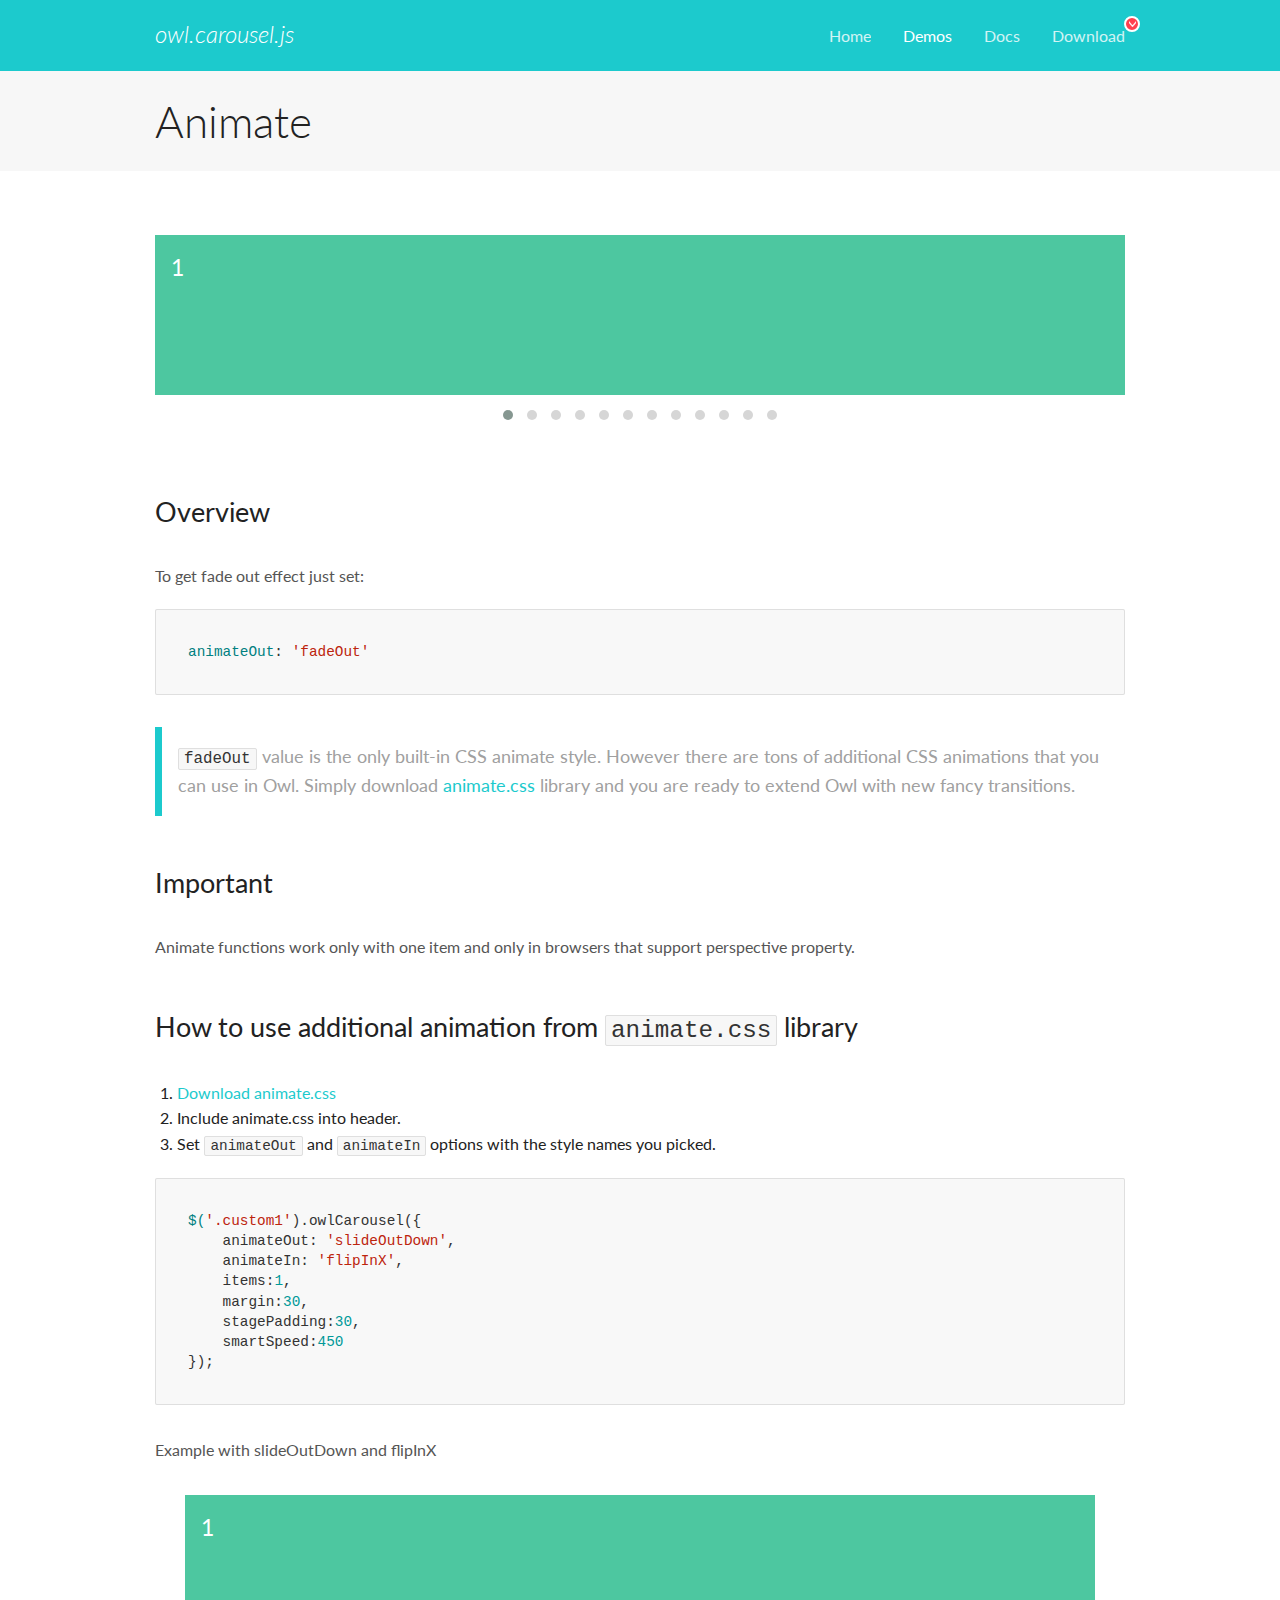
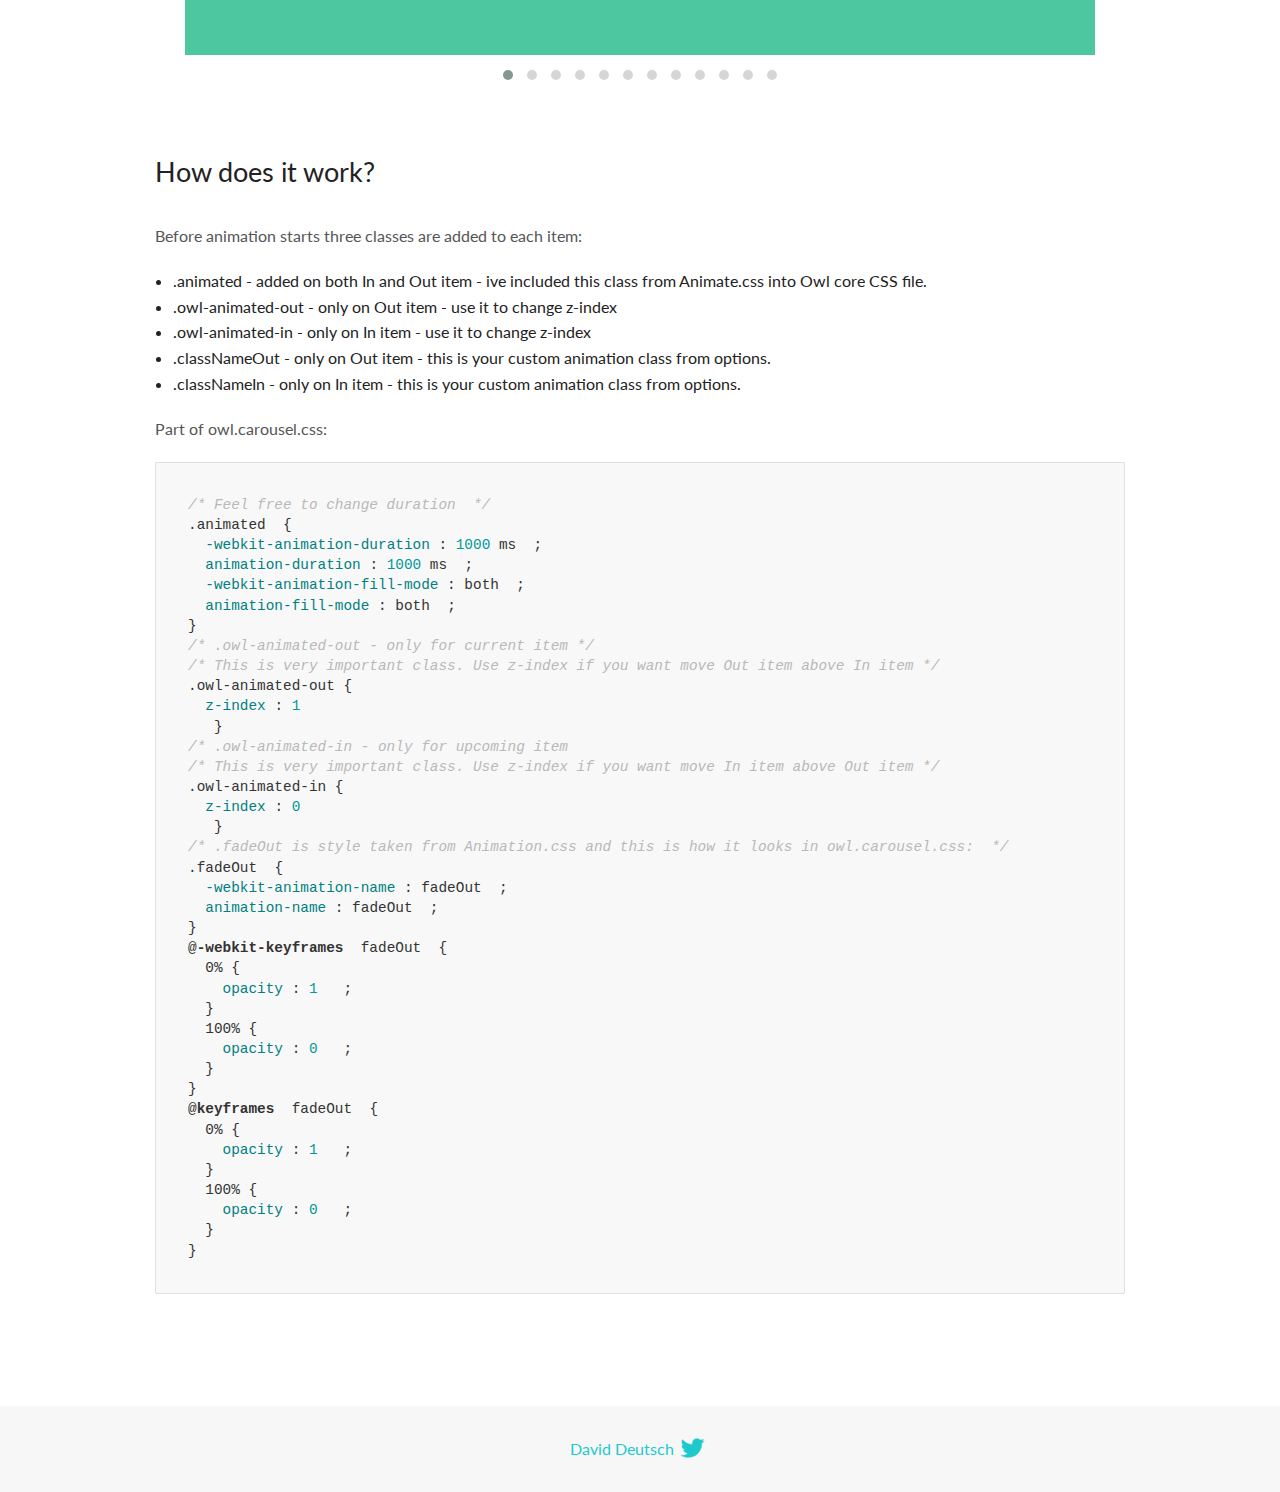
<file: assets/crowselfile/OwlCarousel2-2.3.4/docs/demos/animate.html>
<!DOCTYPE html>
<html lang="en">
  <head>

    <!-- head -->
    <meta charset="utf-8">
    <meta name="msapplication-tap-highlight" content="no" />
    <meta name="viewport" content="width=device-width, initial-scale=1.0" />
    <meta name="description" content="Animate carousel">
    <meta name="author" content="David Deutsch">
    <title>
      Animate Demo | Owl Carousel | 2.3.4
    </title>

    <!-- Stylesheets -->
    <link href='https://fonts.googleapis.com/css?family=Lato:300,400,700,400italic,300italic' rel='stylesheet' type='text/css'>
    <link rel="stylesheet" href="../assets/css/docs.theme.min.css">

    <!-- Owl Stylesheets -->
    <link rel="stylesheet" href="../assets/owlcarousel/assets/owl.carousel.min.css">
    <link rel="stylesheet" href="../assets/owlcarousel/assets/owl.theme.default.min.css">

    <!-- HTML5 shim and Respond.js IE8 support of HTML5 elements and media queries -->

    <!--[if lt IE 9]>
      <script src="https://oss.maxcdn.com/libs/html5shiv/3.7.0/html5shiv.js"></script>
      <script src="https://oss.maxcdn.com/libs/respond.js/1.3.0/respond.min.js"></script>
    <![endif]-->

    <!-- Favicons -->
    <link rel="apple-touch-icon-precomposed" sizes="144x144" href="../assets/ico/apple-touch-icon-144-precomposed.png">
    <link rel="shortcut icon" href="../assets/ico/favicon.png">
    <link rel="shortcut icon" href="favicon.ico">

    <!-- Yeah i know js should not be in header. Its required for demos.-->

    <!-- javascript -->
    <script src="../assets/vendors/jquery.min.js"></script>
    <script src="../assets/owlcarousel/owl.carousel.js"></script>
  </head>
  <body>

    <!-- header -->
    <header class="header">
      <div class="row">
        <div class="large-12 columns">
          <div class="brand left">
            <h3>
              <a href="/OwlCarousel2/">owl.carousel.js</a> 
            </h3>
          </div>
          <a id="toggle-nav" class="right">
            <span></span> <span></span> <span></span> 
          </a> 
          <div class="nav-bar">
            <ul class="clearfix">
              <li> <a href="/OwlCarousel2/index.html">Home</a>  </li>
              <li class="active">
                <a href="/OwlCarousel2/demos/demos.html">Demos</a> 
              </li>
              <li> <a href="/OwlCarousel2/docs/started-welcome.html">Docs</a>  </li>
              <li>
                <a href="https://github.com/OwlCarousel2/OwlCarousel2/archive/2.3.4.zip">Download</a> 
                <span class="download"></span> 
              </li>
            </ul>
          </div>
        </div>
      </div>
    </header>

    <!-- title -->
    <section class="title">
      <div class="row">
        <div class="large-12 columns">
          <h1>Animate</h1>
        </div>
      </div>
    </section>

    <!--  Demos -->
    <section id="demos">
      <div class="row">
        <div class="large-12 columns">
          <div class="fadeOut owl-carousel owl-theme">
            <div class="item">
              <h4>1</h4>
            </div>
            <div class="item">
              <h4>2</h4>
            </div>
            <div class="item">
              <h4>3</h4>
            </div>
            <div class="item">
              <h4>4</h4>
            </div>
            <div class="item">
              <h4>5</h4>
            </div>
            <div class="item">
              <h4>6</h4>
            </div>
            <div class="item">
              <h4>7</h4>
            </div>
            <div class="item">
              <h4>8</h4>
            </div>
            <div class="item">
              <h4>9</h4>
            </div>
            <div class="item">
              <h4>10</h4>
            </div>
            <div class="item">
              <h4>11</h4>
            </div>
            <div class="item">
              <h4>12</h4>
            </div>
          </div>
          <h3 id="overview">Overview</h3>
          <p>To get fade out effect just set:</p>
          <pre><code>animateOut: &#39;fadeOut&#39;</code></pre>
          <blockquote>
            <p><code>fadeOut</code> value is the only built-in CSS animate style. However there are tons of additional CSS animations that you can use in Owl. Simply download
              <a href="https://daneden.github.io/animate.css/">animate.css</a>  library and you are ready to extend Owl with new fancy transitions.</p>
          </blockquote>
          <h3 id="important">Important</h3>
          <p>Animate functions work only with one item and only in browsers that support perspective property.</p>
          <h3 id="how-to-use-additional-animation-from-animate-css-library">How to use additional animation from <code>animate.css</code> library</h3>
          <ol>
            <li> <a href="https://daneden.github.io/animate.css/">Download animate.css</a>  </li>
            <li>Include animate.css into header.</li>
            <li>Set <code>animateOut</code> and <code>animateIn</code> options with the style names you picked.</li>
          </ol>
          <pre><code>$(&#39;.custom1&#39;).owlCarousel({
    animateOut: &#39;slideOutDown&#39;,
    animateIn: &#39;flipInX&#39;,
    items:1,
    margin:30,
    stagePadding:30,
    smartSpeed:450
});</code></pre>
          <p>Example with slideOutDown and flipInX</p>
          <div class="custom1 owl-carousel owl-theme">
            <div class="item">
              <h4>1</h4>
            </div>
            <div class="item">
              <h4>2</h4>
            </div>
            <div class="item">
              <h4>3</h4>
            </div>
            <div class="item">
              <h4>4</h4>
            </div>
            <div class="item">
              <h4>5</h4>
            </div>
            <div class="item">
              <h4>6</h4>
            </div>
            <div class="item">
              <h4>7</h4>
            </div>
            <div class="item">
              <h4>8</h4>
            </div>
            <div class="item">
              <h4>9</h4>
            </div>
            <div class="item">
              <h4>10</h4>
            </div>
            <div class="item">
              <h4>11</h4>
            </div>
            <div class="item">
              <h4>12</h4>
            </div>
          </div>
          <h3 id="how-does-it-work-">How does it work?</h3>
          <p>Before animation starts three classes are added to each item:</p>
          <ul>
            <li>.animated - added on both In and Out item - ive included this class from Animate.css into Owl core CSS file.</li>
            <li>.owl-animated-out - only on Out item - use it to change z-index</li>
            <li>.owl-animated-in - only on In item - use it to change z-index</li>
            <li>.classNameOut - only on Out item - this is your custom animation class from options.</li>
            <li>.classNameIn - only on In item - this is your custom animation class from options.</li>
          </ul>
          <p>Part of owl.carousel.css:</p>
          <pre><code class="language-css"><span class="comment">/* Feel free to change duration  */</span> 
<span class="class">.animated</span>  <span class="rules">{
  <span class="rule"><span class="attribute">-webkit-animation-duration</span> :<span class="value"> <span class="number">1000</span> ms</span> </span> ;
  <span class="rule"><span class="attribute">animation-duration</span> :<span class="value"> <span class="number">1000</span> ms</span> </span> ;
  <span class="rule"><span class="attribute">-webkit-animation-fill-mode</span> :<span class="value"> both</span> </span> ;
  <span class="rule"><span class="attribute">animation-fill-mode</span> :<span class="value"> both</span> </span> ;
<span class="rule">}</span> </span> 
<span class="comment">/* .owl-animated-out - only for current item */</span> 
<span class="comment">/* This is very important class. Use z-index if you want move Out item above In item */</span> 
<span class="class">.owl-animated-out</span> <span class="rules">{
  <span class="rule"><span class="attribute">z-index</span> :<span class="value"> <span class="number">1</span> 
</span> </span> </span> }
<span class="comment">/* .owl-animated-in - only for upcoming item
/* This is very important class. Use z-index if you want move In item above Out item */</span> 
<span class="class">.owl-animated-in</span> <span class="rules">{
  <span class="rule"><span class="attribute">z-index</span> :<span class="value"> <span class="number">0</span> 
</span> </span> </span> }
<span class="comment">/* .fadeOut is style taken from Animation.css and this is how it looks in owl.carousel.css:  */</span> 
<span class="class">.fadeOut</span>  <span class="rules">{
  <span class="rule"><span class="attribute">-webkit-animation-name</span> :<span class="value"> fadeOut</span> </span> ;
  <span class="rule"><span class="attribute">animation-name</span> :<span class="value"> fadeOut</span> </span> ;
<span class="rule">}</span> </span> 
<span class="at_rule">@<span class="keyword">-webkit-keyframes</span>  fadeOut </span> {
  0% <span class="rules">{
    <span class="rule"><span class="attribute">opacity</span> :<span class="value"> <span class="number">1</span> </span> </span> ;
  <span class="rule">}</span> </span> 
  100% <span class="rules">{
    <span class="rule"><span class="attribute">opacity</span> :<span class="value"> <span class="number">0</span> </span> </span> ;
  <span class="rule">}</span> </span> 
}
<span class="at_rule">@<span class="keyword">keyframes</span>  fadeOut </span> {
  0% <span class="rules">{
    <span class="rule"><span class="attribute">opacity</span> :<span class="value"> <span class="number">1</span> </span> </span> ;
  <span class="rule">}</span> </span> 
  100% <span class="rules">{
    <span class="rule"><span class="attribute">opacity</span> :<span class="value"> <span class="number">0</span> </span> </span> ;
  <span class="rule">}</span> </span> 
}</code></pre>
          <link rel="stylesheet" href="../assets/css/animate.css">
          <script>
            jQuery(document).ready(function($) {
              $('.fadeOut').owlCarousel({
                items: 1,
                animateOut: 'fadeOut',
                loop: true,
                margin: 10,
              });
              $('.custom1').owlCarousel({
                animateOut: 'slideOutDown',
                animateIn: 'flipInX',
                items: 1,
                margin: 30,
                stagePadding: 30,
                smartSpeed: 450
              });
            });
          </script>
        </div>
      </div>
    </section>

    <!-- footer -->
    <footer class="footer">
      <div class="row">
        <div class="large-12 columns">
          <h5>
            <a href="/OwlCarousel2/docs/support-contact.html">David Deutsch</a> 
            <a id="custom-tweet-button" href="https://twitter.com/share?url=https://github.com/OwlCarousel2/OwlCarousel2&text=Owl Carousel - This is so awesome! " target="_blank"></a> 
          </h5>
        </div>
      </div>
    </footer>

    <!-- vendors -->
    <script src="../assets/vendors/highlight.js"></script>
    <script src="../assets/js/app.js"></script>
  </body>
</html>
</file>
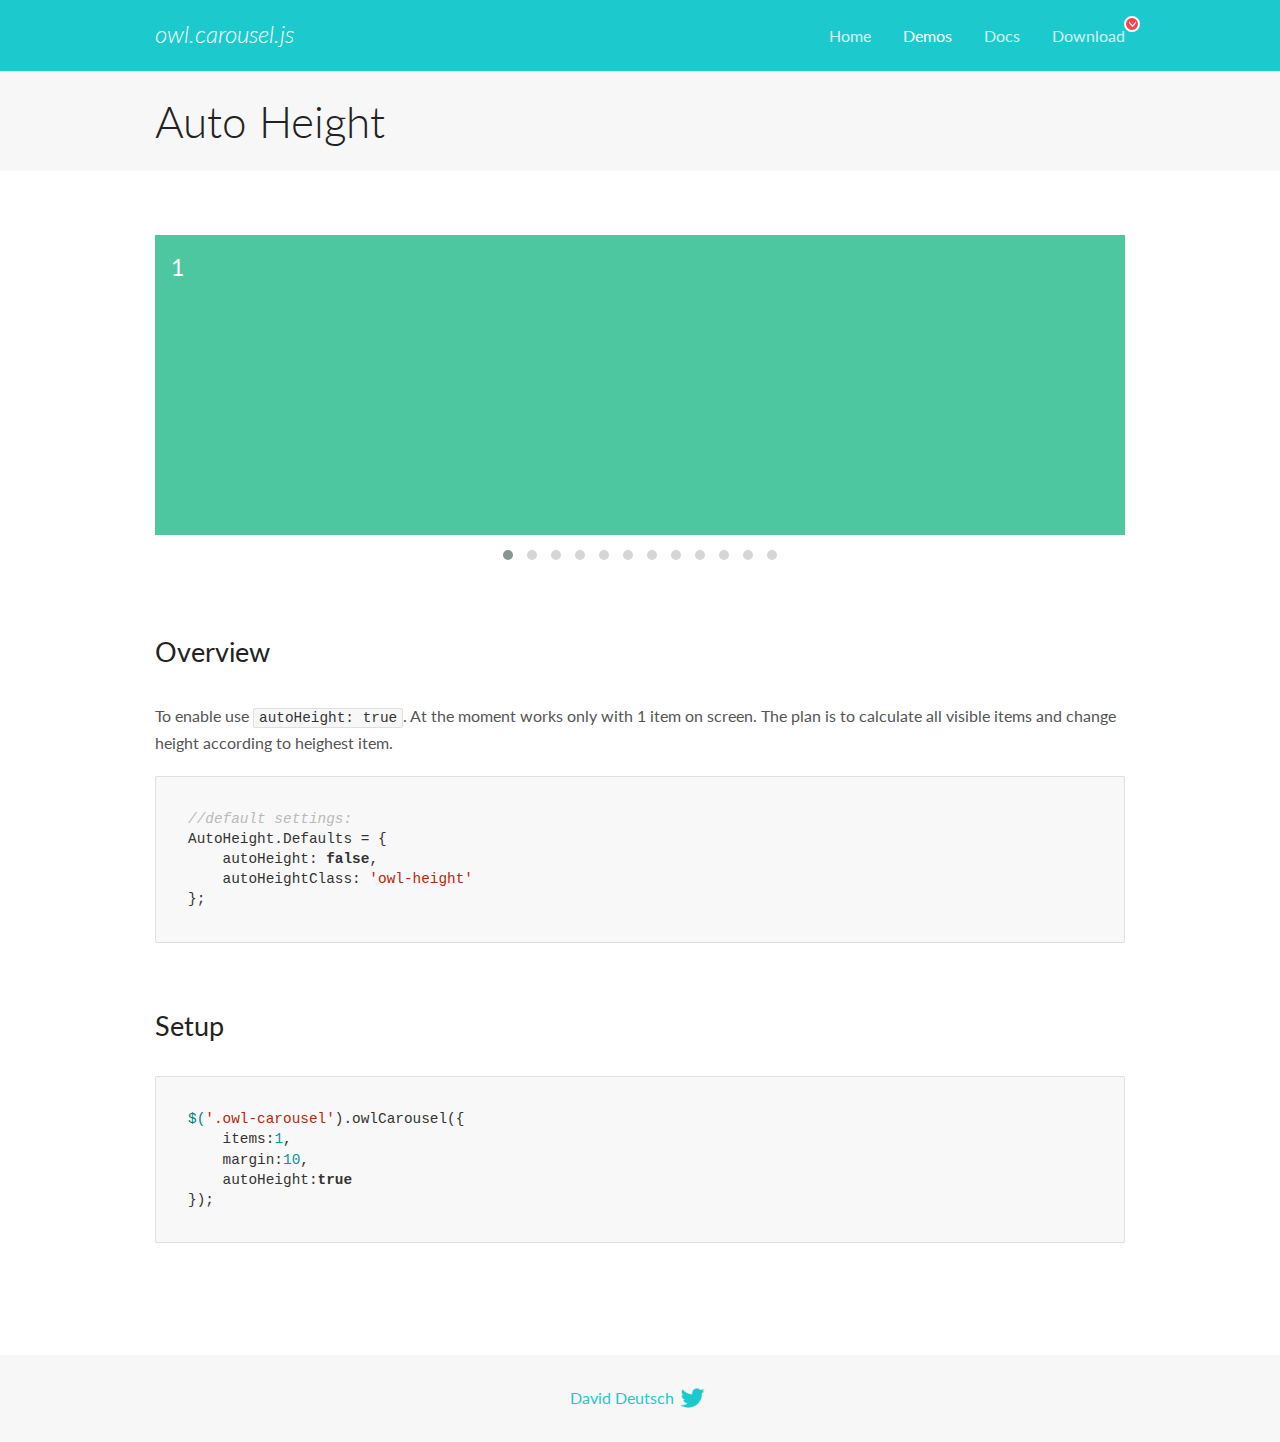
<file: assets/crowselfile/OwlCarousel2-2.3.4/docs/demos/autoheight.html>
<!DOCTYPE html>
<html lang="en">
  <head>

    <!-- head -->
    <meta charset="utf-8">
    <meta name="msapplication-tap-highlight" content="no" />
    <meta name="viewport" content="width=device-width, initial-scale=1.0" />
    <meta name="description" content="autoHeight usage demo">
    <meta name="author" content="David Deutsch">
    <title>
      Auto Height Demo | Owl Carousel | 2.3.4
    </title>

    <!-- Stylesheets -->
    <link href='https://fonts.googleapis.com/css?family=Lato:300,400,700,400italic,300italic' rel='stylesheet' type='text/css'>
    <link rel="stylesheet" href="../assets/css/docs.theme.min.css">

    <!-- Owl Stylesheets -->
    <link rel="stylesheet" href="../assets/owlcarousel/assets/owl.carousel.min.css">
    <link rel="stylesheet" href="../assets/owlcarousel/assets/owl.theme.default.min.css">

    <!-- HTML5 shim and Respond.js IE8 support of HTML5 elements and media queries -->

    <!--[if lt IE 9]>
      <script src="https://oss.maxcdn.com/libs/html5shiv/3.7.0/html5shiv.js"></script>
      <script src="https://oss.maxcdn.com/libs/respond.js/1.3.0/respond.min.js"></script>
    <![endif]-->

    <!-- Favicons -->
    <link rel="apple-touch-icon-precomposed" sizes="144x144" href="../assets/ico/apple-touch-icon-144-precomposed.png">
    <link rel="shortcut icon" href="../assets/ico/favicon.png">
    <link rel="shortcut icon" href="favicon.ico">

    <!-- Yeah i know js should not be in header. Its required for demos.-->

    <!-- javascript -->
    <script src="../assets/vendors/jquery.min.js"></script>
    <script src="../assets/owlcarousel/owl.carousel.js"></script>
  </head>
  <body>

    <!-- header -->
    <header class="header">
      <div class="row">
        <div class="large-12 columns">
          <div class="brand left">
            <h3>
              <a href="/OwlCarousel2/">owl.carousel.js</a> 
            </h3>
          </div>
          <a id="toggle-nav" class="right">
            <span></span> <span></span> <span></span> 
          </a> 
          <div class="nav-bar">
            <ul class="clearfix">
              <li> <a href="/OwlCarousel2/index.html">Home</a>  </li>
              <li class="active">
                <a href="/OwlCarousel2/demos/demos.html">Demos</a> 
              </li>
              <li> <a href="/OwlCarousel2/docs/started-welcome.html">Docs</a>  </li>
              <li>
                <a href="https://github.com/OwlCarousel2/OwlCarousel2/archive/2.3.4.zip">Download</a> 
                <span class="download"></span> 
              </li>
            </ul>
          </div>
        </div>
      </div>
    </header>

    <!-- title -->
    <section class="title">
      <div class="row">
        <div class="large-12 columns">
          <h1>Auto Height</h1>
        </div>
      </div>
    </section>

    <!--  Demos -->
    <section id="demos">
      <div class="row">
        <div class="large-12 columns">
          <div class="owl-carousel owl-theme">
            <div class="item" style="height:300px">
              <h4>1</h4>
            </div>
            <div class="item" style="height:100px">
              <h4>2</h4>
            </div>
            <div class="item" style="height:500px">
              <h4>3</h4>
            </div>
            <div class="item" style="height:250px">
              <h4>4</h4>
            </div>
            <div class="item" style="height:400px">
              <h4>5</h4>
            </div>
            <div class="item" style="height:500px">
              <h4>6</h4>
            </div>
            <div class="item" style="height:600px">
              <h4>7</h4>
            </div>
            <div class="item" style="height:400px">
              <h4>8</h4>
            </div>
            <div class="item" style="height:300px">
              <h4>9</h4>
            </div>
            <div class="item" style="height:350px">
              <h4>10</h4>
            </div>
            <div class="item" style="height:200px">
              <h4>11</h4>
            </div>
            <div class="item" style="height:150px">
              <h4>12</h4>
            </div>
          </div>
          <h3 id="overview">Overview</h3>
          <p>To enable use <code>autoHeight: true</code>. At the moment works only with 1 item on screen. The plan is to calculate all visible items and change height according to heighest item.</p>
          <pre><code>//default settings:
AutoHeight.Defaults = {
    autoHeight: false,
    autoHeightClass: &#39;owl-height&#39;
};</code></pre>
          <h3 id="setup">Setup</h3>
          <pre><code>$(&#39;.owl-carousel&#39;).owlCarousel({
    items:1,
    margin:10,
    autoHeight:true
});</code></pre>
          <script>
            $(document).ready(function() {
              $('.owl-carousel').owlCarousel({
                items: 1,
                margin: 10,
                autoHeight: true
              });
            })
          </script>
        </div>
      </div>
    </section>

    <!-- footer -->
    <footer class="footer">
      <div class="row">
        <div class="large-12 columns">
          <h5>
            <a href="/OwlCarousel2/docs/support-contact.html">David Deutsch</a> 
            <a id="custom-tweet-button" href="https://twitter.com/share?url=https://github.com/OwlCarousel2/OwlCarousel2&text=Owl Carousel - This is so awesome! " target="_blank"></a> 
          </h5>
        </div>
      </div>
    </footer>

    <!-- vendors -->
    <script src="../assets/vendors/highlight.js"></script>
    <script src="../assets/js/app.js"></script>
  </body>
</html>
</file>
<file: assets/style/style.css>
/* add font family */
@font-face {
  font-family: "msc-poppins-midim-font";
  src: url("../font/Poppins/Poppins-Medium.ttf");
}

@font-face {
  font-family: "msc-poppins-regular-font";
  src: url("../font/Poppins/Poppins-Regular.ttf");
}

@font-face {
  font-family: 'Tagesschrift';
  src: url('../font/Tagesschrift/Tagesschrift-Regular.ttf') format('truetype');
  font-weight: normal;
  font-style: normal;
}

@font-face {
  font-family: "msc-heading-font";
  src: url("../font/PlayfairDisplay-VariableFont_wght.ttf");
}

@font-face {
  font-family: "Nunito";
  src: url("../font/NunitoSans-VariableFont_YTLC\,opsz\,wdth\,wght.ttf");
}

* {
  margin: 0;
  padding: 0;
  box-sizing: border-box;
  font-family: "msc-poppins-regular-font", sans-serif;
}

body,
html {
  margin: 0;
  font-family: 'Poppins', sans-serif;
  width: 100%;
}

header {
  width: 100%;
  height: 111px;
  z-index: 1000;
  position: relative;
}

.msc-agrotech-top-header {
  background-color: #1c4435;
  color: white;
}

.msc-top-header-wrapper {
  padding: 10px 0;
}

.msc-agrotech-header-top-bar {
  display: flex;
  justify-content: space-between;
  align-items: center;
  flex-wrap: wrap;
  font-size: 14px;
}

.msc-agrotech-header-top-left,
.msc-agrotech-header-top-right {
  display: flex;
  gap: 20px;
  align-items: center;
  flex-wrap: wrap;
}

.msc-agrotech-header-top-left span {
  font-size: 12px;
}

.msc-agrotech-header-main-nav {
  background-color: #fff;
  padding: 10px 0;
  border-bottom: 1px solid #eee;
  position: relative;
}

.msc-agrotech-header-logo-wrapper img {
  width: 120px;
  margin-right: 0.8rem;
}

.msc-agrotech-header-navbar {
  display: flex;
  gap: 20px;
}

.msc-agrotech-header-navbar ul {
  display: flex;
  list-style: none;
  gap: 20px;
  margin: 0;
}

.msc-agrotech-header-navbar ul li a {
  position: relative;
  text-decoration: none;
  font-family: 'Nunito';
  font-size: 16px;
  color: #1c4435;
  font-weight: normal;
  padding-bottom: 5px;
  transition: all 0.3s ease;
  font-weight: 700;
}

/* Hover underline */
.msc-agrotech-header-navbar ul li a::after {
  content: '';
  position: absolute;
  bottom: 0;
  left: 0;
  height: 2px;
  width: 0;
  background-color: orange;
  transition: width 0.3s ease;
}

/* Hover effect */
.msc-agrotech-header-navbar ul li a:hover::after {
  width: 100%;
}

.msc-agrotech-header-navbar ul li a {
  color: #333;
  text-decoration: none;
  position: relative;
  padding: 5px 0;
}





.msc-agrotech-header-talk-btn {
  background-color: #1c4435;
  color: white;
  padding: 8px 16px;
  border: none;
  border-radius: 4px;
  cursor: pointer;
  font-size: 14px;
}

.msc-mobile-toggle {
  display: none;
  font-size: 24px;
  color: #1c4435;
  cursor: pointer;
  padding-left: 10px;

}



/*=================== header section ======================== */

/* Hero secttion */
.msc-agrotech-carousel {
  position: relative;
  width: 100%;
  height: 80vh;
  overflow: hidden;
  background-color: #000;
}

.msc-agrotech-slide {
  position: absolute;
  top: 0;
  left: 0;
  width: 100%;
  height: 100%;
  opacity: 0;
  z-index: 0;
  transition: opacity 1s ease-in-out;
  display: flex;
  justify-content: center;
  align-items: center;
  text-align: center;
}

.msc-agrotech-slide.active {
  opacity: 1;
  z-index: 1;
}

.msc-agrotech-bg {
  position: absolute;
  top: 0;
  left: 0;
  width: 100%;
  height: 100%;
  background-size: cover;
  background-position: center;
  background-repeat: no-repeat;
  z-index: 0;
  background-blend-mode: overlay;
  background-color: rgba(35, 37, 35, 0.9);
}

.msc-agrotech-hero-content {
  color: white;
  max-width: 800px;
  padding: 2rem;
  z-index: 2;
}

.msc-agrotech-hero-title {
  font-size: 3rem;
  font-weight: bold;
  margin-bottom: 1rem;
}

.msc-agrotech-hero-subtitle {
  font-size: 1.125rem;
  margin-bottom: 1.5rem;
}

.msc-agrotech-hero-btn {
  background-color: #d18800;
  color: white;
  color: #fff;
  font-size: 16px;
  font-weight: 500;
  border: none;
  padding: 12px 30px;
  border-radius: 40px;
  box-shadow: 0 2px 3px rgba(0, 0, 0, 0.2);
  transition: 0.3s ease;
}


.msc-agrotech-hero-btn:hover {
  background-color: #145b40;
}

.msc-agrotech-nav {
  position: absolute;
  top: 50%;
  transform: translateY(-50%);
  background: rgba(0, 0, 0, 0.3);
  color: white;
  font-size: 2rem;
  padding: 10px;
  border: none;
  cursor: pointer;
  z-index: 5;
}

.msc-agrotech-nav.prev {
  left: 10px;
}

.msc-agrotech-nav.next {
  right: 10px;
}





/*  ================================ ABOUT US =======================================*/

.msc-agrotech-about-title {
  font-size: 36px;
  font-weight: bold;
  color: white;
  border-bottom: 3px solid #00b6b6;
  display: inline-block;
  padding-bottom: 10px;
}

.msc-agrotech-about-breadcrumb {
  font-size: 16px;
  margin-top: 10px;
  color: #e0e0e0;
}

.msc-agrotech-about-breadcrumb a {
  color: #e0e0e0;
  text-decoration: none;
}

.msc-agrotech-about-breadcrumb a:hover {
  color: #00b6b6;
  text-decoration: underline;
}

.msc-agrotech-about-breadcrumb i {
  margin-right: 5px;
  color: #ffffff;
}

/* other secton */
.msc-agrotech-about {
  background-color: #ffffff;
  position: relative;
  color: black;
  margin-top: 2rem;
}

.msc-agrotech-about .msc-agrotech-about-container {
  position: relative;
  z-index: 1;
}

.msc-agrotech-about .msc-agrotech-about-subtitle {
  letter-spacing: 2px;
  font-weight: 600;
  color: #2c662d;
  text-transform: uppercase;
  font-size: 14px;
}

.msc-agrotech-about .msc-agrotech-about-title {
  font-size: 32px;
  font-weight: 700;
  line-height: 1.4;
  color: #000;
}

.msc-agrotech-about .msc-agrotech-about-highlight span:nth-child(1) {
  font-size: 1.2em;
  font-style: italic;
}

.msc-agrotech-about .msc-agrotech-about-highlight span:nth-child(2) {
  font-weight: bold;
  background: linear-gradient(to right, #4dc742, #4b1413);
  -webkit-background-clip: text;
  -webkit-text-fill-color: transparent;
}

.msc-agrotech-about .msc-agrotech-about-highlight span:nth-child(3) {
  text-shadow: 1px 1px 2px rgba(0, 0, 0, 0.4);
}

.msc-agrotech-about .msc-agrotech-about-blog-card {
  max-width: 200px;
  position: relative;
}

.msc-agrotech-about .msc-agrotech-about-badge-container {
  position: absolute;
  top: 10px;
  left: 10px;
  display: flex;
  gap: 20px;
}

.msc-agrotech-about .msc-agrotech-about-badge {
  font-size: 12px;
  padding: 4px 8px;
  border-radius: 12px;
  background-color: #2c662d;
  color: white;
}

.msc-agrotech-about .msc-agrotech-about-avatars img {
  width: 40px;
  height: 40px;
  border: 2px solid #fff;
  margin-right: -10px;
}

.msc-agrotech-about .msc-agrotech-about-btn i {
  font-size: 20px;
}

.msc-agrotech-about-head-title {
  font-size: 16px;
  font-weight: 800;
  font-family: "msc-poppins-midim-font";
}

.msc-agrotech-about-head-sub-title {
  font-size: 13px;
  font-family: "msc-poppins-midim-font";
}

/* for all heading */
.msc-agrotech-title-heading-all {
  position: relative;
  display: inline-block;
  font-size: 2.5rem;
  font-weight: 700;
  text-align: left;
  margin-bottom: 1rem;
  font-family: "msc-heading-font";

}

.msc-agrotech-title-heading-all::after {
  content: '';
  position: absolute;
  bottom: -5px;
  left: 0;
  height: 3px;
  width: 50%;
  background-color: orange;
  transition: width 0.4s ease;
}

.msc-agrotech-title-heading-all:hover::after {
  width: 100%;
}

/*  ==================================== SERVICES ======================================= */


.msc-agrotech-services-subtitle {
  text-align: center;
  margin-bottom: 2rem;
  max-width: 700px;
  margin-left: auto;
  margin-right: auto;
  color: #555;
}

.msc-agrotech-services-card {
  height: 300px;
  position: relative;
  overflow: hidden;
  border-radius: 0.75rem;
  transition: transform 0.3s ease;
  /* Smooth hover effect */
  box-shadow: 0 -2px 0 red;
  /* Red top border outside */
}


.msc-agrotech-services-card img {
  border-radius: 0.75rem;
  object-fit: cover;
  height: 300px;
  width: 100%;
  filter: brightness(0.7);
}

.msc-agrotech-services-card {
  position: relative;
  overflow: hidden;
  border-radius: 0.75rem;
}

.msc-agrotech-services-card::after {
  content: "";
  position: absolute;
  top: 0;
  left: 0;
  width: 100%;
  height: 100%;
  border-radius: 0.75rem;
  background: linear-gradient(rgba(0, 0, 0, 0.3), rgba(0, 0, 0, 0.6));
  z-index: 0;
}

.msc-agrotech-services-card-title {
  position: absolute;
  top: 50%;
  left: 50%;
  transform: translate(-50%, -50%);
  color: #ffffff;
  font-size: 1.5rem;
  font-weight: 600;
  text-align: center;
  white-space: nowrap;
  text-shadow: 0 0 10px rgba(0, 0, 0, 0.9);
  z-index: 1;
}



.msc-agrotech-services-card-description {
  position: absolute;
  bottom: -100%;
  left: 0;
  width: 100%;
  background-color: rgba(0, 0, 0, 0.7);
  color: #fff;
  padding: 1rem;
  font-size: 1rem;
  border-radius: 0 0 0.75rem 0.75rem;
  z-index: 2;
  transition: bottom 0.9s ease;
  border-radius: 20px 20px 0 0;
}

/* Hover Effects */
.msc-agrotech-services-card:hover {
  transform: translateY(-10px);
  cursor: pointer;
}

.msc-agrotech-services-card:hover .msc-agrotech-services-card-description {
  bottom: 0;
}

.msc-agrotech-services-card:hover .msc-agrotech-services-card-title {
  opacity: 0;
}

.msc-agrotech-services-btn {
  display: block;
  text-align: center;
  margin: 2rem auto 0;
}

.msc-agrotech-services-button {
  color: white;
  background-color: rgb(33, 58, 33);
  border-radius: 10px;
  padding: 8px 15px;
}

.msc-agrotech-services-button:hover {
  color: white;
  background-color: #0e1c0d;
  transition: all 0.4s ease-in-out;
}

/* serv card */
.msc-agrotech-services-card-design-wrapper {
  max-width: 400px;
  margin: 0 auto;
  padding: 20px 0;
}

.msc-agrotech-services-card-design-card {
  display: flex;
  gap: 15px;
  align-items: stretch;
  /* Changed from flex-start */
  padding: 20px 15px;
  margin-bottom: 30px;
  border-radius: 8px;
  transition: all 0.3s ease;
  background-color: #b1e3ac29;
  position: relative;
  overflow: hidden;
  border: 2px solid #164117;
  box-shadow: rgba(50, 50, 93, 0.25) 0px 6px 12px -2px,
    rgba(0, 0, 0, 0.3) 0px 3px 7px -3px;
}

.msc-agrotech-services-card-design-card:hover {
  box-shadow: 0 6px 15px rgba(0, 0, 0, 0.1);
  transform: translateY(-5px);
}

.msc-agrotech-services-card-design-card img {
  width: 150px;
  height: auto;
  align-self: stretch;
  object-fit: cover;
  border-radius: 6px;
  box-shadow: rgba(50, 50, 93, 0.25) 0px 6px 12px -2px,
    rgba(0, 0, 0, 0.3) 0px 3px 7px -3px;
}

.msc-agrotech-services-card-design-content {
  flex-grow: 1;
}

.msc-agrotech-services-card-design-category {
  text-transform: uppercase;
  font-size: 12px;
  color: #11271bca;
  font-weight: 600;
  letter-spacing: 0.5px;
  margin-bottom: 4px;
}

.msc-agrotech-services-card-design-title {
  font-size: 1.2rem;
  font-weight: 700;
  color: #222;
  margin-bottom: 6px;
}

.msc-agrotech-services-card-design-subtitle {
  font-size: 0.95rem;
  color: #444;
}

.msc-agrotech-services-card-design-meta {
  font-size: 13px;
  color: #444;
  margin-bottom: 6px;
}

.msc-agrotech-services-card-design-meta ul {
  padding-left: 18px;
  margin-bottom: 0;
}

.msc-agrotech-services-card-design-meta ul li {
  font-size: 13px;
  color: #555;
  margin-bottom: 4px;
}

.msc-agrotech-services-card-design-highlight {
  border: 2px solid #164117;
  border-radius: 10px;
  padding: 20px 15px;
}

.msc-agrotech-services-title {
  font-size: 1.6rem;
  font-weight: 700;
  text-align: center;
  margin-bottom: 2rem;
  color: #164117;
}


/* ===========================FAQ SECTION --------------------- */
.msc-agrotech-faq-wrapper {
  margin-top: 2rem;
}


.polyhouse-faq-equal-height {
  background-color: #f8f9fa;
  border-radius: 1rem;
  padding: 2rem;
}

.msc-agrotech-faq-heading {
  font-size: 1.3rem;
  font-weight: bold;
  text-align: left;
  margin-top: 2rem;
}

.msc-agrotech-faq-subheading {
  text-align: left;
  color: #6c757d;
  margin-bottom: 2rem;
  font-size: 0.9rem;
}

.msc-agrotech-faq .accordion-button {
  border-radius: 2rem !important;
  background-color: #ffffff;
  box-shadow: none;
  font-weight: 500;
  transition: background-color 0.3s ease;
}

.msc-agrotech-faq .accordion-item {
  border: none;
  padding: 6px;
  margin-bottom: 1rem;
  border-radius: 1rem;
  overflow: hidden;
  transition: all 0.3s ease;
  box-shadow: rgba(99, 99, 99, 0.2) 0px 2px 8px 0px;
}

.msc-agrotech-faq .accordion-item.green-border {
  border: 2px solid #28a745;
  box-shadow: 0 4px 12px rgba(0, 128, 0, 0.15);
}

.msc-agrotech-faq .accordion-button::after {
  background-image: url("data:image/svg+xml,%3Csvg viewBox='0 0 16 16' fill='none' stroke='black' stroke-width='2' xmlns='http://www.w3.org/2000/svg'%3E%3Cpath d='M2 6l6 6 6-6'/%3E%3C/svg%3E");
  transition: transform 0.3s ease;
}

.msc-agrotech-faq .accordion-button:not(.collapsed)::after {
  transform: rotate(180deg);
}

.accordion-collapse {
  transition: height 0.4s ease, opacity 0.4s ease;
}

.accordion-body {
  transition: opacity 0.4s ease;
}

/* cotact page */
.polyhouse-faq-form-container {
  background-color: #fff;
  border-radius: 1rem;
  padding: 2rem;
  height: 560px;
  margin-top: 2rem;
  box-shadow: 0 4px 16px rgba(0, 0, 0, 0.1);
}

.polyhouse-faq-form-title {
  font-size: 1.3rem;
  font-weight: bold;
}

.polyhouse-faq-form input,
.polyhouse-faq-form textarea {
  border-radius: 1rem;
  padding: 0.75rem 1rem;
}

.polyhouse-faq-form button {
  border-radius: 2rem;
  padding: 0.5rem 2rem;
  background-color: #1c4435;
  color: #f8f9fa;
  border: none;
}

.polyhouse-faq-form textarea {
  height: 120px;
  resize: vertical;
}

.polyhouse-faq-form input:focus,
.polyhouse-faq-form textarea:focus {
  box-shadow: none !important;
  border: 2px solid red !important;
  outline: none;
}

/* ====================tesmonila=================== */
.msc-agrotech-tesmonilal-card {
  background-color: #fff;
  border: 1px solid #ddd;
  padding: 1rem;
  text-align: center;
  border-radius: 15px;
  box-shadow: 0 0 15px rgba(0, 0, 0, 0.05);
  height: 300px;
  overflow: hidden;
  display: flex;
  flex-direction: column;
  align-items: center;
}

.msc-agrotech-tesmonilal-quote {
  font-size: 3rem;
  color: #1c4435;
}

.msc-agrotech-tesmonilal-text {
  font-size: 1rem;
  color: #222;
  line-height: 1.6;
  overflow-y: auto;
  flex-grow: 1;
}

.msc-agrotech-tesmonilal-author {
  font-size: 0.9rem;
  color: #333;
  letter-spacing: 1px;
}

.owl-nav {
  display: none;
}

.owl-dots {
  display: none;
}

.msc-client-wrpper-img {
  width: 40px;
  height: 40px;
  border-radius: 50%;
}

.msc-agrotech-client-img {
  width: 100%;
  height: 100%;
  object-position: top center;
  object-fit: cover;
  border-radius: 50%;

}

.svg:not(:host).svg-inline--fa,
svg:not(:root).svg-inline--fa {
  color: #014421;
}

/* ===========================Footer section start========================= */
.msc-agrotech-footer {
  position: relative;
  background-color: #b1c7bc8a;
  color: #000000;
  font-family: 'Segoe UI', sans-serif;
  padding: 40px 20px 20px;
  overflow: hidden;
}


.msc-agrotech-footer * {
  position: relative;
  z-index: 1;
}

.msc-agrotech-footer h5 {
  color: #014421;
  font-weight: bold;
  margin-bottom: 1rem;
}

.msc-agrotech-footer ul {
  padding-left: 0;
  list-style: none;
}

.msc-agrotech-footer__link {
  color: #333;
  text-decoration: none;
  display: block;
  margin-bottom: 0.5rem;
  transition: color 0.3s ease, text-decoration 0.3s ease;
}

.msc-agrotech-footer__link:hover {
  color: #014421;
  text-decoration: underline;
}

.msc-agrotech-footer a {
  transition: color 0.3s ease, transform 0.3s ease;
}

.msc-agrotech-footer a:hover {
  color: #016933;
}

.msc-agrotech-footer i {
  color: #014421;
}

.msc-agrotech-footer i:hover {
  transform: scale(1.1);
  color: #016933;
}

.msc-agrotech-footer .btn-primary {
  background-color: #014421;
  border: none;
}

.msc-agrotech-footer .btn-primary:hover {
  background-color: #016933;
}

.msc-agrotech-footer__logo img {
  max-height: 60px;
  width: auto;
}

.msc-agrotech-footer__contact-item {
  display: flex;
  align-items: center;
  gap: 0.75rem;
  margin-bottom: 1rem;
}

.msc-agrotech-footer .form-control {
  box-shadow: none !important;
  border: 1px solid #ccc;
  transition: border 0.3s;
}

.msc-agrotech-footer .form-control:focus {
  border-color: #014421;
  box-shadow: none;
}

.msc-agrotech-footer__subscribe-form {
  display: flex;
  gap: 0.5rem;
  flex-wrap: nowrap;
  width: 100%;
}

.msc-agrotech-footer__subscribe-form input {
  flex: 1;
  min-width: 0;
}

.msc-agrotech-footer small {
  font-size: 0.85rem;
  color: #666;
}

.msc-footer-conteact-deisng {
  display: flex;
  justify-content: flex-end;
  gap: 3rem;
}


/* ============All Banner Section =================== */

.msc-agrotech-about-banner::before {
  content: "";
  position: absolute;
  top: 0;
  left: 0;
  width: 100%;
  height: 100%;
  background: rgba(0, 0, 0, 0.708);
  z-index: 1;
}

.msc-agrotech-about-banner .msc-agrotech-about-overlay {
  position: relative;
  z-index: 2;
}

.msc-agrotech-about-title {
  font-size: 2.5rem;
  font-weight: 700;
}

.msc-agrotech-about-breadcrumb {
  font-size: 1.25rem;
  color: #f9a825;
}




/*=====================About us  */
.msc-agrotech-about-banner {
  background-image: url('../img/about-bg1.jpg');
  /* Replace with actual image path */
  background-size: cover;
  background-position: center;
  padding: 60px 0;
  position: relative;
  color: white;
  text-align: center;
}

/* hero section */
.msc-agrotech-about-hero-section {
  background-color: #f9f9f9;
  padding: 60px 0;
}

.msc-agrotech-about-hero-subtitle {
  color: #f4a025;
  font-weight: 600;
  margin-bottom: 15px;
  font-size: 1.1rem;
}

.msc-agrotech-about-hero-title {
  font-size: 2.5rem;
  font-weight: 700;
  margin-bottom: 20px;
}

.msc-agrotech-about-hero-text {
  font-size: 1rem;
  color: #555;
  margin-bottom: 16px;
}

.msc-agrotech-about-hero-author {
  display: flex;
  align-items: center;
  margin-top: 25px;
}

.msc-agrotech-about-hero-author img {
  width: 55px;
  height: 55px;
  border-radius: 50%;
  margin-right: 12px;
}

.msc-agrotech-about-hero-image-container {
  position: relative;
  max-width: 100%;
}

.msc-agrotech-about-hero-image-container img {
  width: 100%;
  height: auto;
  max-width: 450px;
}

.msc-agrotech-about-hero-badge {
  background-color: #4caf50;
  color: #fff;
  border: 8px solid white;
  border-radius: 100%;
  width: 140px;
  height: 140px;
  display: flex;
  flex-direction: column;
  align-items: center;
  justify-content: center;
  font-size: 2rem;
  font-weight: 700;
  text-align: center;
  position: absolute;
  bottom: 30%;
  right: -20px;
}

.msc-agrotech-about-hero-badge span {
  font-size: 0.9rem;
  font-weight: 600;
}

/* other hero */
.msc-agrotech-other-hero-section {
  padding: 60px 15px;
  background-color: #f8f9fa;
}

.msc-agrotech-other-hero-badge {
  font-size: 0.9rem;
  font-weight: 600;
  color: #28a745;
}

.msc-agrotech-other-hero-title {
  font-size: 2rem;
  font-weight: bold;
  color: #000;
}

.msc-agrotech-other-hero-description {
  color: #6c757d;
  font-size: 1rem;
  margin-bottom: 20px;
}

.msc-agrotech-other-hero-feature {
  display: flex;
  align-items: center;
  gap: 10px;
  margin-bottom: 15px;
}

.msc-agrotech-other-hero-feature img {
  width: 50px;
  height: 50px;
  border-radius: 50%;
}

.msc-agrotech-other-hero-list {
  margin: 15px 0;
}

.msc-agrotech-other-hero-list li {
  margin-bottom: 10px;
  list-style: none;
}

.msc-agrotech-other-hero-list li::before {
  content: "🌿";
  margin-right: 8px;
  color: #28a745;
}

.msc-agrotech-other-hero-btn {
  border: 1px solid #28a745;
  color: #28a745;
  font-weight: 600;
  padding: 8px 20px;
  border-radius: 25px;
  text-decoration: none;
  transition: background-color 0.3s;
}

.msc-agrotech-other-hero-btn:hover {
  background-color: #28a745;
  color: #fff;
}

.msc-agrotech-other-hero-contact {
  display: flex;
  align-items: center;
  gap: 10px;
  font-size: 0.95rem;
  margin-top: 20px;
}

.msc-agrotech-other-hero-img {
  width: 100%;
  height: 100%;
}

.msc-agrotech-other-hero-img img {
  width: 100%;
  border-radius: 8px;
  object-fit: cover;
}

.msc-agrotech-other-hero-info {
  display: flex;
  align-items: center;
  gap: 2rem;
}

.agrotech-btn {
  padding-top: 1rem;
}

.msc-agrotec-contect-info {
  display: flex;
  align-items: center;
  justify-content: flex-start;
  gap: 2rem;
}

/* Meat team */
.msc-agrotech-our-team-main-section {
  width: 100%;
}

.msc-agrotech-our-team-wrapper {
  background-color: #1b411a;
  text-align: center;
  border-radius: 20px;
  margin: 10px 20px;
  padding: 40px 20px;
}

.msc-heading {
  margin-bottom: 3rem;
}

.msc-agrotech-our-team-badge {
  display: inline-block;
  background-color: #ffffff;
  color: #14532d;
  padding: 6px 18px;
  font-weight: 600;
  font-size: 0.9rem;
  border-radius: 9999px;
  box-shadow: 4px 4px 0 #0f2911;
  transform: rotate(-5deg);
  margin-bottom: 20px;
}

.msc-agrotech-our-team-title {
  color: white;
  font-size: 2rem;
  font-weight: 700;
}


.msc-agrotech-our-team-card {
  border-radius: 12px;
  overflow: hidden;
  transition: transform 0.3s;
  background-color: #f0fdf4;
  text-align: center;
}

.msc-agrotech-our-team-card:hover {
  transform: translateY(-5px);
}

.msc-agrotech-our-team-img {
  width: 100%;
  height: 320px;
  object-fit: cover;
}

.msc-agrotech-our-team-name {
  font-weight: 600;
  font-size: 1.25rem;
  color: #14532d;
  margin-top: 10px;
}

.msc-agrotech-our-team-role {
  color: #4d7c0f;
  font-size: 0.95rem;
  margin-bottom: 15px;
}

/*achivent section  */
.msc-agrotech-achivent-section {
  position: relative;
  background-image: url('../img/achievement-bg2.jpg');
  background-size: cover;
  background-position: center;
  color: white;
  padding: 40px 20px;
  z-index: 1;
  margin-top: 4rem;
  margin-bottom: 4rem;
}

.msc-agrotech-achivent-section::before {
  content: "";
  position: absolute;
  top: 0;
  left: 0;
  width: 100%;
  height: 100%;
  background: rgba(0, 0, 0, 0.6);
  z-index: -1;
}

.msc-agrotech-achivent-heading {
  font-size: 26px;
  font-weight: 700;
  line-height: 35px;
}

.msc-agrotech-achivent-subheading {
  font-size: 16px;
  font-weight: 600;
  line-height: 19px;
  text-align: center;
}

.msc-agrotech-achivent-icon {
  display: flex;
  align-items: center;
  justify-content: center;
}

.msc-agrotech-achivent-icon img {
  width: 40px;
  height: 40px;
  object-fit: contain;
}

.msc-agrotech-achivent-number {
  color: #00ff5e;
  font-weight: bold;
  font-size: 28px;
  text-align: center;
}

.msc-agrotech-achivent-divider {
  border-left: 2px solid rgba(255, 255, 255, 0.475);
  height: 80px;
  margin: auto;
}


/* ===================================================services ==========================*/
.msc-agrotech-about-banner {
  background-image: url('../img/about-bg1.jpg');
  /* Replace with actual image path */
  background-size: cover;
  background-position: center;
  padding: 60px 0;
  position: relative;
  color: white;
  text-align: center;
}

/* banner */
.msc-agrotech-services-hero {
  border-radius: 12px;
  position: relative;
  padding: 20px;
  margin-top: 4rem;
}

.msc-left-agrotech-services-hero {
  display: flex;
  flex-direction: column;
  justify-content: center;
  height: 100%;
}

.msc-agrotech-services-hero-subtitle {
  color: #f76c1b;
  font-weight: 600;
  letter-spacing: 1px;
  margin-bottom: 10px;
}

.msc-agrotech-services-hero-title {
  font-weight: 800;
  font-size: 2.5rem;
  line-height: 1.2;
  margin-bottom: 20px;
}

.msc-agrotech-services-hero-description {
  color: #6c757d;
  margin-bottom: 30px;
}

.msc-agrotech-services-hero-progress p {
  margin-bottom: 5px;
  display: flex;
  justify-content: space-between;
}

.msc-agrotech-services-hero-btn {
  background-color: #f76c1b;
  color: white;
  border: none;
}

.msc-agrotech-services-hero-btn:hover {
  background-color: #e85c0c;
}

.msc-agrotech-services-hero-card {
  position: absolute;
  top: 45%;
  right: -10%;
  max-width: 300px;
  text-align: center;
  border-left: 5px solid green;
}

.msc-agrotech-services-hero-card-title {
  font-weight: 700;
  font-size: 1rem;
  color: #333;
  text-align: center;
}

.msc-agrotech-services-hero-card-text {
  color: #6c757d;
  font-size: 0.9rem;
  text-align: center;
}

.msc-right-services-hero-section {
  height: 100%;
  width: 100%;
  position: relative;
}

.msc-right-services-hero-section img {
  height: 100%;
  width: 100%;
  object-fit: cover;
  border-radius: 1rem;
}

.icon svg {
  width: 24px;
  height: 24px;
  fill: currentColor;
}

.msc-left-agrotech-services {
  display: flex;
  align-items: flex-start;
  justify-content: center;
  flex-direction: column;
  padding-bottom: 20px;
}



/* other servicew */
.msc-services-section {
  background-color: #fff;
}

.msc-section-title {
  margin-bottom: 30px;
}

.msc-subtitle {
  font-size: 1rem;
  font-weight: 600;
  color: #444;
  display: inline-block;
  border-bottom: 2px solid #000;
  padding-bottom: 4px;
  margin-bottom: 10px;
}

.msc-heading {
  font-size: 2rem;
  font-weight: 700;
  color: #1a1a1a;
}

.msc-service-item:hover {
  background-color: #f0fff0;
  border-radius: 10px;
  transition: background-color 0.3s ease;
}

.msc-service-item {
  gap: 15px;
  justify-content: flex-start;
}

.msc-service-item img.msc-icon {
  width: 80px;
  height: 80px;
  border-radius: 50%;
  background: #f5f5f5;
  padding: 8px;
}

.msc-title {
  font-size: 1.1rem;
  font-weight: 600;
  margin: 0;
  color: #222;
}

.msc-description {
  font-size: 0.875rem;
  color: #666;
  margin-bottom: 0;
}

.full-height-img {
  height: 100%;
  width: 100%;
  object-fit: cover;
  border-radius: 0.5rem;
}



/* why choose us */
.msc-agrotech-why-choose {
  margin-top: 4rem;
  width: 100%;
  margin-bottom: 4rem;
}

.msc-agrotech-why-choose-wrapper {
  background-color: #f5fef3;
  padding: 40px 0;
  margin: 0 20px;
  border-radius: 20px;
  box-shadow: 0 4px 15px rgba(0, 0, 0, 0.1);
}

.msc-agrotech-why-choose .image-wrapper {
  position: relative;
  border-radius: 16px;
  overflow: hidden;
  padding-left: 20px;
  height: 100%;
}

.msc-agrotech-why-choose .image-wrapper::before {
  content: "";
  position: absolute;
  top: 20px;
  left: 0;
  width: 100%;
  height: 100%;
  background-color: #a4d39c;
  z-index: -1;
  border-radius: 16px;
}

.msc-agrotech-why-choose .image-wrapper img {
  height: 100%;
  object-fit: cover;
  width: 100%;
  border-radius: 16px;
}

.msc-agrotech-why-choose .section-subtitle {
  color: #4caf50;
  text-transform: uppercase;
  font-weight: 600;
  font-size: 0.95rem;
}

.msc-agrotech-why-choose .section-title {
  font-size: 2rem;
  font-weight: 700;
  color: #1a3b1a;
  margin-bottom: 15px;
}

.msc-agrotech-why-choose .section-description {
  color: #444;
  font-size: 1rem;
  margin-bottom: 35px;
}

.msc-agrotech-why-choose .feature-box {
  display: flex;
  align-items: flex-start;
  gap: 15px;
}

.msc-agrotech-why-choose .feature-box .icon {
  width: 52px;
  height: 52px;
  background-color: #e2f6dc;
  border-radius: 50%;
  display: flex;
  align-items: center;
  justify-content: center;
  font-size: 24px;
  color: #3e8b3e;
  flex-shrink: 0;
}

.msc-agrotech-why-choose .feature-title {
  margin: 0;
  font-weight: 600;
  font-size: 1.1rem;
  color: #333;
}

.msc-agrotech-why-choose .feature-desc {
  font-size: 0.95rem;
  color: #666;
}

/* Placeholder icons */
.icon-leaf::before {
  content: "🌿";
}

.icon-team::before {
  content: "👨‍🌾";
}

.icon-energy::before {
  content: "🔋";
}

.icon-support::before {
  content: "📞";
}

.msc-why-img-left {
  width: 100%;
  height: 100%;
  object-fit: cover;
  object-position: top center;
}


/* ========================================gallery==================== */
.msc-agrotech-about-banner {
  background-image: url('../img/about-bg.jpg');
  /* Replace with actual image path */
  background-size: cover;
  background-position: center;
  padding: 60px 0;
  position: relative;
  color: white;
  text-align: center;
}

/* banner */
.msc-agrotech-container {
  max-width: 1200px;
  margin: auto;
  padding: 2rem;
  text-align: center;
}

.msc-agrotech-heading {
  text-transform: uppercase;
  font-size: 0.9rem;
  letter-spacing: 2px;
  color: #666;
}

.msc-agrotech-title {
  font-size: 2rem;
  font-weight: 700;
  margin: 0.5rem 0;
}

.msc-agrotech-subtitle {
  font-size: 1rem;
  color: #555;
  margin-bottom: 2rem;
}

.msc-agrotech-tags {
  display: flex;
  flex-wrap: wrap;
  gap: 0.5rem;
  justify-content: center;
  margin-bottom: 2rem;
}

.msc-agrotech-tag {
  padding: 0.5rem 1rem;
  border: 1px solid #ccc;
  border-radius: 20px;
  cursor: pointer;
  transition: 0.3s;
}

.msc-agrotech-tag:hover,
.msc-agrotech-tag.active {
  background: #000;
  color: #fff;
  border-color: #000;
}

.msc-agrotech-gallery {
  display: grid;
  grid-template-columns: repeat(auto-fit, minmax(250px, 1fr));
  gap: 20px;
  margin-top: 3rem;
  margin-bottom: 2rem;
}


.msc-agrotech-card {
  height: 320px;
  border-radius: 20px;
  overflow: hidden;
  box-shadow: 0 10px 30px rgba(0, 0, 0, 0.1);
  position: relative;
  transition: transform 0.4s, z-index 0.3s;
}

.msc-agrotech-card img {
  width: 100%;
  height: 100%;
  object-fit: cover;
  border-radius: 20px;
}

.msc-agrotech-card:hover {
  transform: translateY(-15px) scale(1.05);
  z-index: 10;
}

.msc-agrotech-overlay {
  position: absolute;
  top: 0;
  left: 0;
  right: 0;
  bottom: 0;
  background: linear-gradient(to top, rgba(0, 0, 0, 0.9), rgba(0, 0, 0, 0.56));
  display: flex;
  align-items: flex-end;
  justify-content: center;
  padding-bottom: 1rem;
  border-radius: 20px;
}

.msc-agrotech-label {
  color: #fff;
  font-size: 1.1rem;
  font-weight: 600;
  background: rgba(0, 0, 0, 0.4);
  padding: 0.3rem 1rem;
  border-radius: 15px;
}


/* ===============================contact us */

.msc-agrotech-about-banner {
  background-image: url('../img/contact-us.jpg');
  /* Replace with actual image path */
  background-size: cover;
  background-position: center;
  padding: 60px 0;
  position: relative;
  color: white;
  text-align: center;
}

/* Banner */
.msc-agrotech-contactUs-page-container {
  margin: 30px auto;
  font-family: Arial, sans-serif;
}

.msc-agrotech-contactUs-page-item {
  display: flex;
  align-items: center;
  margin-bottom: 20px;
  color: #333;
}

.msc-agrotech-contactUs-page-item i {
  font-size: 20px;
  color: #014421;
  margin-right: 15px;
  width: 25px;
  text-align: center;
}

.msc-agrotech-contactUs-page-text {
  color: #555;
  font-size: 16px;
}

.msc-agrotech-faq-heading {
  font-size: 2rem;
  font-weight: bold;
  text-align: center;
  margin-top: 2rem;
}

.msc-agrotech-contactUs-page-wrapper {
  background-color: #f8f9fa;
}

.msc-agrotech-contactUs-page-title {
  font-size: 1.5rem;
  font-weight: bold;
  margin-bottom: 1rem;
}

.msc-agrotech-contactUs-page-subtitle {
  font-size: 1rem;
  color: #333;
}

.msc-agrotech-contactUs-page-text {
  color: #6c757d;
}

.msc-agrotech-contactUs-page-social a {
  color: #1c4435;
  transition: color 0.3s ease;
  background-color: #ffefec;
  border: none;
  border-radius: 50%;
  width: 48px;
  height: 48px;
  display: flex;
  align-items: center;
  justify-content: center;
  box-shadow: 0 4px 8px rgba(0, 0, 0, 0.1);
  font-size: 20px;
}

.msc-agrotech-contactUs-page-social a:hover {
  background-color: #1c4435;
  color: #fff;
  transition: background-color 0.3s ease, color 0.3s ease;

}

.polyhouse-faq-form-container {
  background-color: #fff;
  border-radius: 1rem;
  padding: 2rem;
  box-shadow: 0 4px 16px rgba(0, 0, 0, 0.1);
  flex-grow: 1;
  display: flex;
  flex-direction: column;
  justify-content: space-between;
}

.polyhouse-faq-form-title {
  font-size: 1.3rem;
  font-weight: bold;
}

.polyhouse-faq-form input,
.polyhouse-faq-form textarea {
  border-radius: 1rem;
  padding: 0.75rem 1rem;
}

.polyhouse-faq-form button {
  border-radius: 2rem;
  padding: 0.5rem 2rem;
  background-color: #1c4435;
  color: #f8f9fa;
  border: none;
}

.polyhouse-faq-form textarea {
  height: 120px;
  resize: vertical;
}

.polyhouse-faq-form input:focus,
.polyhouse-faq-form textarea:focus {
  box-shadow: none !important;
  border: 2px solid red !important;
  outline: none;
}

.msc-agrotech-contactUs-page-map iframe {
  width: 100%;
  height: 100%;
  min-height: 350px;
  border-radius: 5px;
}

.msc-agrotech-contactUs-page-social a {
  text-decoration: none;
}

.triangle {
  width: 100%;
  height: 60px;
  aspect-ratio: 1;
  clip-path: polygon(0 0, 100% 100%, 0 100%);
  background: linear-gradient(90deg, #b1c7bc8a, #b1c7bc8a);
}


/* Decorative Divider Styles */
/* ========== Polyhouse Decorative Divider ========== */
.msc-agrotech-decor-divider {
  display: flex;
  align-items: center;
  justify-content: center;
  margin: 60px 0 40px;
  gap: 20px;
}

.msc-agrotech-line {
  flex: 1;
  height: 2px;
  background-color: #4CAF50;
  /* Polyhouse green */
}

.msc-agrotech-center-decor {
  display: flex;
  align-items: center;
  gap: 10px;
}

/* Dots */
/*===================== blog=============== */
.msc-agrotech-blog-header {
  text-align: center;
  margin-bottom: 2rem;
  display: flex;
  align-items: center;
  flex-direction: column;
  gap: 0.5rem;
}

.msc-agrotech-blog-title {
  font-size: 2rem;
  font-weight: bold;
}

.msc-agrotech-blog-subtitle {
  color: #555;
  font-size: 1rem;
  margin-top: 0.5rem;
}

/* input */
.msc-input-wrapper {
  position: relative;
  width: 100%;
  max-width: 400px;
  /* optional, adjust as needed */
}

.msc-input-wrapper input {
  width: 100%;
  height: 42px;
  /* keep height consistent */
  padding: 12px 10px 8px;
  background-color: #e6f4ea;
  border: none;
  border-bottom: 2px solid #155c2f;
  font-size: 1rem;
  outline: none;
  transition: border-color 0.3s ease, border-bottom-width 0.3s ease, padding-top 0.3s ease;
}

.msc-input-wrapper label {
  position: absolute;
  left: 10px;
  top: 12px;
  color: #4b7256;
  font-size: 1rem;
  pointer-events: none;
  transition: all 0.3s ease;
  background-color: #e6f4ea;
  padding: 0 4px;
  border-radius: 3px;
}

.msc-input-wrapper input::placeholder {
  color: transparent;
}

.msc-input-wrapper input:focus+label,
.msc-input-wrapper input:not(:placeholder-shown)+label {
  top: 0;
  font-size: 0.8rem;
  color: #2e7d32;
  border-radius: 3px;
}

.msc-input-wrapper input:focus {
  border: 2px solid #2e7d32;
  padding-top: 18px;
}

/* clickable blog card links */
.msc-agrotech-blog-news-card-link {
  display: block;
  color: inherit;
  /* keep text color */
  text-decoration: none;
  cursor: pointer;
  transition: transform 0.2s ease;
}

.msc-agrotech-blog-news-card-link:hover {
  transform: translateY(-4px);
  text-decoration: none;
  color: inherit;
}

.msc-agrotech-side-news-link {
  display: flex;
  align-items: stretch;
  width: 100%;
  color: inherit;
  text-decoration: none;
  cursor: pointer;
  transition: background-color 0.2s ease;
  border-radius: 12px;
}

.msc-agrotech-side-news-link:hover {
  background-color: #f0f9f4;
  /* subtle hover background */
  text-decoration: none;
  color: inherit;
}

.msc-agrotech-side-news-link img {
  border-radius: 12px 0 0 12px;
  flex-shrink: 0;
}

.msc-agrotech-side-news-link>div {
  flex-grow: 1;
}

/* end */
.msc-agrotech-blog-news-section {
  padding: 60px 0;
}

.msc-agrotech-blog-news-card {
  background: #fff;
  border-radius: 12px;
  box-shadow: 0 4px 12px rgba(0, 0, 0, 0.08);
  overflow: hidden;
  transition: transform 0.2s ease;
}

/* hover removed here because handled by link hover */
/* .msc-agrotech-blog-news-card:hover {
      transform: translateY(-4px);
    } */

.msc-agrotech-blog-main-news img {
  width: 100%;
  height: 100%;
  object-fit: cover;
  border-radius: 12px 0 0 12px;
}

.msc-agrotech-blog-news-title {
  font-size: 1.2rem;
  font-weight: 700;
  color: #111827;
  margin-bottom: 0.5rem;
}

.msc-agrotech-blog-news-meta {
  font-size: 0.875rem;
  color: #6b7280;
}

.side-news {
  align-items: stretch !important;
  min-height: 120px;
}

.side-news img {
  width: 100px;
  height: auto;
  object-fit: cover;
  border-radius: 8px 0 0 8px;
}

.side-news .msc-agrotech-blog-news-title {
  font-size: 1rem;
  margin-bottom: 0.25rem;
}

.msc-agrotech-right-side-scrollable {
  max-height: 80vh;
  overflow-y: auto;
  padding-right: 6px;
  margin-top: 1rem;
}

.msc-agrotech-blog-main-news {
  max-height: 320px;
  overflow: hidden;
}

/* Custom scrollbar */
.msc-agrotech-right-side-scrollable::-webkit-scrollbar {
  width: 6px;
}

.msc-agrotech-right-side-scrollable::-webkit-scrollbar-thumb {
  background: linear-gradient(to bottom, #4CAF50, #2E7D32);
  border-radius: 3px;
}

.msc-agrotech-right-side-scrollable::-webkit-scrollbar-track {
  background-color: #e0f2f1;
  border-radius: 3px;
}

.msc-agrotech-right-side-scrollable {
  scrollbar-width: thin;
  scrollbar-color: #193b1a #e0f2f1;
}

/* ===============flower */
.msc-agrotech-work-details-section {
  padding: 60px 15px;
  background-color: #fff;
}

.msc-agrotech-work-details-badge {
  font-size: 0.9rem;
  font-weight: 600;
  color: #28a745;
}

.msc-agrotech-work-details-title {
  font-size: 2rem;
  font-weight: bold;
  color: #000;
}

.msc-agrotech-work-details-description {
  color: #242222cd;
  font-size: 1rem;
  margin-bottom: 20px;
}

.msc-agrotech-work-details-feature {
  display: flex;
  align-items: center;
  gap: 10px;
  margin-bottom: 15px;
}

.msc-agrotech-work-details-feature img {
  width: 50px;
  height: 50px;
  border-radius: 50%;
}

.msc-agrotech-work-details-img {
  width: 100%;
  height: 100%;
  object-fit: cover;
}

.msc-agrotech-work-details-img img {
  width: 100%;
  border-radius: 8px;
  object-fit: cover;
}

.msc-agrotech-work-details-info {
  display: flex;
  align-items: center;
  gap: 2rem;
  flex-wrap: wrap;
}

.msc-agrotech-work-details-size-detiols {
  display: flex;
  gap: 2rem;
}

.msc-agrotech-work-details-size-detiols span {
  font-size: 1rem;
  font-weight: 500;
}

.msc-agrotech-client-wrapper {
  display: inline-block;
  display: flex;
  flex-direction: column;
  gap: 0.5rem;
  margin-top: 0.5rem;
}

.msc-agrotech-work-details-client-details {
  display: flex;
}

.msc-agrotech-work-details-client-name {
  font-size: 1.1rem;
  font-weight: 700;
  text-transform: uppercase;
}

.msc-agrotech-work-details-location span {
  font-size: 1.2rem;
  font-weight: 600;
}

.msc-agrotech-work-details {
  margin-top: 25px;
  display: flex;
  flex-direction: column;
  align-items: flex-start;
  gap: 1rem;
}

.msc-agrotech-icon {
  color: #125e25;
  margin-right: 8px;
}

/* project gallery */
.msc-poly-house-wrpper {
  position: relative;
  background: linear-gradient(-180deg, rgba(11, 45, 17, 0.9), rgba(46, 89, 67, 0.651), rgba(177, 219, 198, 0.4)),
    url('../assets/img/work8.avif') no-repeat center center/cover;

  border-radius: 15px;
  padding: 30px 0;
  margin: 3rem;
  box-shadow: rgba(50, 50, 93, 0.25) 0px 6px 12px -2px, rgba(0, 0, 0, 0.3) 0px 3px 7px -3px;
}

.msc-polyhouse-title {
  font-size: 2.5rem;
  font-weight: 800;
  color: #ffffff;
  margin-bottom: 10px;
}

.msc-polyhouse-subtitle {
  font-size: 1rem;
  color: #e0f5e8;
  max-width: 600px;
  margin: 0 auto 40px auto;
}

.owl-carousel .item {
  margin: 5px;
  height: 300px;
}

.msc-item-wrapper {
  position: relative;
  height: 100%;
  width: 100%;
  overflow: hidden;
  border-radius: 12px;
  box-shadow: 0 4px 10px rgba(0, 0, 0, 0.15);
  transition: transform 0.3s ease;
}

.msc-item-wrapper:hover {
  transform: scale(1.05);
  cursor: pointer;
}

.msc-polyhouse-img {
  width: 100%;
  height: 100%;
  object-fit: cover;
  display: block;
}

.msc-gradient-overlay {
  position: absolute;
  bottom: 0;
  left: 0;
  right: 0;
  height: 60px;
  background: linear-gradient(to top, rgba(23, 52, 29, 0.95), rgba(42, 93, 52, 0.2));
  border-radius: 0 0 12px 12px;
  display: flex;
  align-items: flex-end;
  padding: 10px 15px;
}

.msc-caption-text {
  color: #fff;
  font-weight: 600;
  font-size: 1rem;
  text-shadow: 1px 1px 3px rgba(0, 0, 0, 0.7);
  user-select: none;
}

.msc-agrotech-carousel-wrapper {
  width: 100%;
  height: 400px;
  /* Set your desired height */
  overflow: hidden;
  border-radius: 12px;
  position: relative;
}

.msc-agrotech-carousel .msc-agrotech-work-details-img-wrapper {
  width: 100%;
  height: 400px;
  overflow: hidden;
  position: relative;
}

.msc-agrotech-carousel .msc-agrotech-work-details-img-wrapper img {
  width: 100%;
  height: 100%;
  object-fit: cover;
  object-position: center;
  display: block;
  border-radius: 12px;
}

/* Arrow Buttons */
.msc-agrotech-carousel-prev,
.msc-agrotech-carousel-next {
  position: absolute;
  top: 50%;
  transform: translateY(-50%);
  background-color: rgba(0, 0, 0, 0.5);
  color: white;
  border: none;
  font-size: 28px;
  cursor: pointer;
  z-index: 10;
  border-radius: 50%;
  padding: 10px;
}

.msc-agrotech-carousel-prev {
  left: 10px;
}

.msc-agrotech-carousel-next {
  right: 10px;
}

.msc-agrotech-carousel-prev:hover,
.msc-agrotech-carousel-next:hover {
  background-color: rgba(0, 0, 0, 0.7);
}

/* ===========work ===========*/

.msc-agrotech-my-work-title {
  text-align: center;
  margin: 40px 0 20px;
}

.msc-agrotech-my-work-filter-section {
  text-align: center;
  margin-bottom: 30px;
}

.msc-agrotech-my-work-filter-section button {
  background-color: rgb(29, 79, 29);
  color: #fff;
  padding: 10px 20px;
  margin: 5px;
  border: none;
  border-radius: 5px;
  cursor: pointer;
  transition: background 0.3s;
}

.msc-agrotech-my-work-filter-section button:hover {
  background-color: rgb(23, 60, 23);
}

.msc-agrotech-my-work-card {
  background: #f5fef3;
  padding: 15px;
  border-radius: 10px;
  box-shadow: 0 2px 10px rgba(100, 156, 102, 0.1);
  display: flex;
  flex-direction: column;
  align-items: center;
  text-align: center;
  height: 100%;
}

.msc-agrotech-my-work-card img {
  width: 100%;
  height: 200px;
  object-fit: cover;
  border-radius: 8px;
}

.msc-agrotech-my-work-card h3 {
  font-size: 1.2rem;
  margin: 10px 0;
  font-weight: 600;
}

.msc-agrotech-my-work-card p {
  font-size: 0.9rem;
  color: #555;
  font-weight: 500;
}

.msc-agrotech-my-work-card button {
  background: rgb(29, 79, 29);
  color: #fff;
  padding: 8px 12px;
  border: none;
  border-radius: 5px;
  cursor: pointer;
  margin-top: auto;
  transition: background 0.3s;
  box-shadow: rgba(149, 157, 165, 0.2) 0px 8px 24px;
}

.msc-agrotech-my-work-card button:hover {
  background: green;
}

/* ===========================Responsive all screen======================================== */

@media (max-width: 768px) {
  .msc-agrotech-my-work-card h3 {
    font-size: 1rem !important;
  }

  .msc-agrotech-my-work-card p {
    font-size: 0.75rem !important;
  }

  .msc-agrotech-my-work-card {
    padding: 10px !important;
  }

  .msc-project-main {
    padding: 0 5px !important;
  }

  /*=========== works ==============*/
  .msc-agrotech-work-details-title {
    font-size: 1.5rem;
  }

  .msc-agrotech-work-details-img {
    margin-bottom: 20px;
  }

  .msc-agrotech-work-details-info {
    gap: 1rem;
    flex-direction: column;
    align-items: flex-start;
  }

  .msc-agrotech-work-details-client-details {
    text-align: left;
  }

  .msc-polyhouse-title {
    font-size: 1.8rem;
  }

  .msc-polyhouse-subtitle {
    font-size: 0.95rem;
    padding: 0 15px;
  }

  .owl-carousel .item {
    height: 240px;
  }

  .msc-caption-text {
    font-size: 0.9rem;
  }

  .msc-poly-house-wrpper {
    margin: 1rem !important;
  }

  /* =============flowrer============ */

  .msc-agrotech-blog-main-news img {
    border-radius: 12px 12px 0 0;
  }

  .msc-agrotech-blog-news-card {
    flex-direction: column;
  }

  .side-news {
    flex-direction: column;
    align-items: start !important;
  }

  .side-news img {
    width: 100%;
    height: auto;
    border-radius: 12px 12px 0 0;
  }

  .msc-agrotech-right-side-scrollable {
    max-height: none;
    overflow-y: visible;
  }

  /* ============Blog============== */
  .msc-agrotech-contactUs-page-item i {
    font-size: 18px;
    margin-right: 10px;
  }

  .msc-agrotech-contactUs-page-text {
    font-size: 15px;
  }

  body {
    overflow-x: hidden !important;
  }

  /* ==============galllery */
  .msc-agrotech-gallery {
    grid-template-columns: repeat(2, 1fr);
  }

  .msc-agrotech-container {
    padding: 10px !important;
  }

  .msc-agrotech-card {
    height: 200px !important;
  }

  /* ===============service */
  .msc-service-item {
    flex-direction: row !important;
    text-align: left;
  }

  .msc-heading {
    font-size: 1.5rem;
  }

  .msc-subtitle {
    font-size: 0.95rem;
  }

  .msc-agrotech-why-choose .section-title {
    font-size: 1.5rem;
  }

  .msc-agrotech-services-hero-title {
    font-size: 2rem !important;
  }

  .msc-right-services-hero-section {
    height: 60% !important;
  }

  .msc-agrotech-services-hero-card {
    position: relative;
    right: -14%;
    top: -40%;
    margin: auto;
    width: 70% !important;
    height: auto;
    max-width: 70%;
  }

  /* About page */
  .msc-agrotech-our-team-title {
    font-size: 2.5rem;
  }

  .msc-agrotech-about-hero-badge {
    width: 100px;
    height: 100px;
    font-size: 1.3rem;
    bottom: 0;
    right: 0;
  }

  .msc-agrotech-about-hero-badge span {
    font-size: 0.7rem;
  }

  .msc-agrotech-other-hero-title {
    font-size: 1.5rem;
  }

  .msc-agrotech-other-hero-img {
    margin-bottom: 20px;
  }

  .msc-agrotec-contect-info {
    gap: 0.4rem !important;
  }

  .msc-agrotec-left-other-hero {
    padding: 0 !important;
    margin: 0 !important;
  }

  .msc-agrotech-other-hero-list {
    padding: 0 !important;
  }

  .msc-agrotech-our-team-img {
    height: 260px;
  }

  .msc-agrotech-achivent-divider {
    display: none;
  }

  .msc-agrotech-achivent-heading {
    font-size: 1.5rem;
  }

  .msc-agrotech-achivent-subheading {
    font-size: 1rem;
  }

  .msc-agrotech-achivent-number {
    font-size: 1rem;
  }

  .msc-agrotech-achivent-icon img {
    width: 32px;
    height: 32px;
  }

  /* about */
  .msc-agrotech-about-hero-title {
    font-size: 2rem;
  }

  .msc-agrotech-about-hero-text {
    font-size: 0.95rem;
  }

  .msc-agrotech-about-hero-subtitle {
    font-size: 1rem;
  }

  .msc-agrotech-about-hero-badge {
    width: 110px;
    height: 110px;
    font-size: 1.5rem;
    bottom: 5%;
    right: 0;
  }

  .msc-agrotech-about-hero-badge span {
    font-size: 0.75rem;
  }

  .msc-agrotech-about-hero-author img {
    width: 48px;
    height: 48px;
  }

  .msc-agrotech-about-hero-author span {
    font-size: 1.2rem;
  }

  body {
    overflow-x: hidden !important;
  }

  .polyhouse-faq-form-container {
    height: 610px !important;
  }

  /* faq */
  .polyhouse-faq-equal-height {
    padding: 10px !important;
  }

  .msc-faq {
    font-size: 1.4rem !important;
  }

  .polyhouse-faq-image-col {
    margin-top: 2rem;
  }

  .polyhouse-faq-equal-height {
    display: block;
  }

  /* about */
  .msc-agrotech-about .msc-agrotech-about-title {
    font-size: 24px !important;
    padding-left: 10px;
  }

  .msc-agrotech-about .msc-agrotech-about-badge-container {
    gap: 10px !important;
  }

  .msc-agrotech-about .msc-agrotech-about-badge {
    font-size: 10px !important;
  }

  /* crousel */
  .msc-agrotech-carousel {
    height: 400px;
  }

  .msc-agrotech-hero-content {
    padding: 1.2rem;
    margin-top: 2rem;
  }

  .msc-agrotech-hero-title {
    font-size: 1rem;
    margin-bottom: 0.8rem;
  }

  .msc-agrotech-hero-subtitle {
    font-size: 0.6rem;
    margin-bottom: 1rem;
    margin: 0 2rem !important;
  }

  .msc-agrotech-hero-btn {
    font-size: 13px;
    padding: 8px 16px;
    margin-top: 1rem !important;
  }

  .msc-agrotech-nav {
    font-size: 1.2rem;
    padding: 5px 8px;
  }

  /* header */
  header {
    height: 70px !important;
    width: 100%;
  }

  .msc-top-header-wrapper,
  .msc-agrotech-header-top-bar {
    display: none;
  }

  .msc-mobile-toggle {
    display: block;
  }

  .msc-agrotech-header-navbar {
    flex-direction: column;
    position: absolute;
    top: 100%;
    left: 0;
    width: 100%;
    background-color: #f5f5f5;
    overflow: hidden;
    opacity: 0;
    max-height: 0;
    transition: max-height 0.5s ease-in-out, opacity 0.5s ease-in-out;
    z-index: 999;
    padding: 0 10px;
  }

  .msc-agrotech-header-navbar.open {
    opacity: 1;
    max-height: 500px;
  }

  .msc-agrotech-header-navbar ul {
    flex-direction: column;
    gap: 10px;
    padding: 10px 0;
  }

  .msc-agrotech-header-right-icons {
    display: none;
  }

  /* footers */
  .msc-footer-conteact-deisng {
    display: flex;
    flex-direction: column !important;
    gap: 1rem !important;
    justify-content: flex-start !important;
  }
}
</file>
